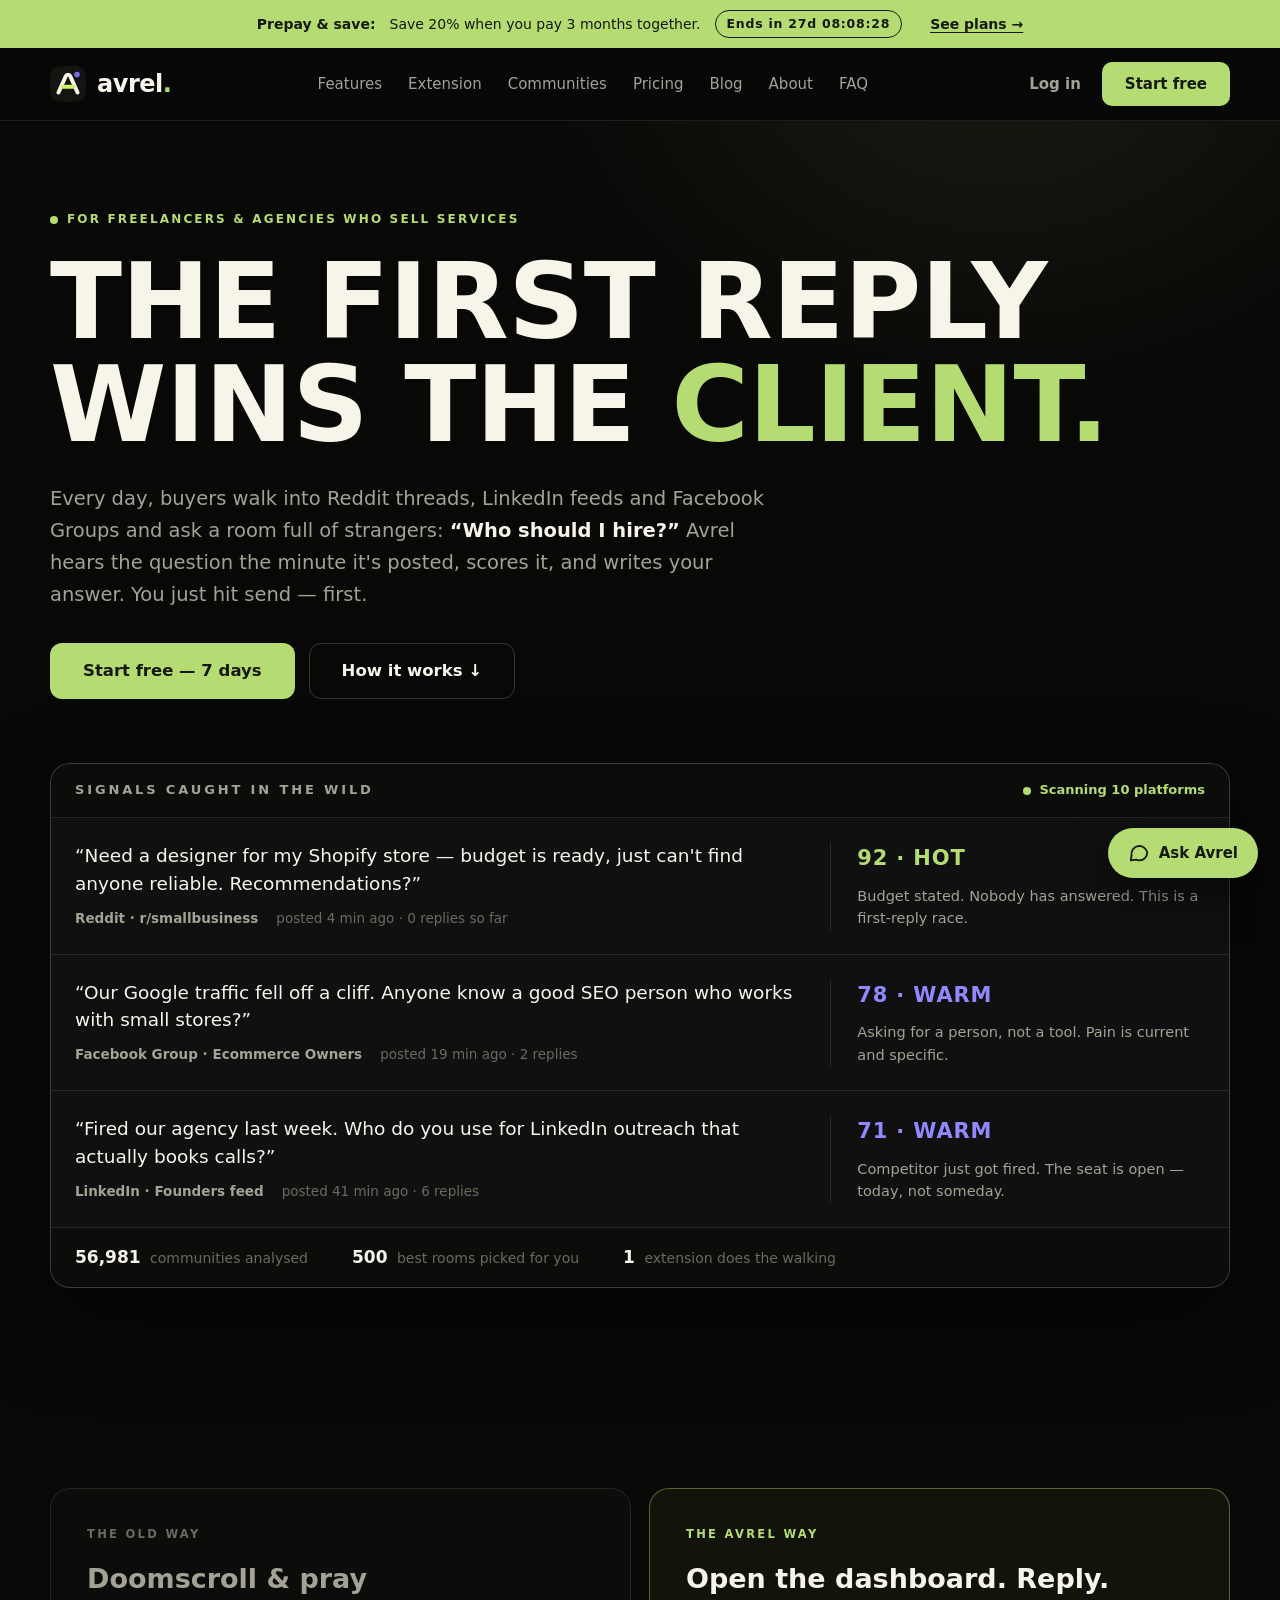
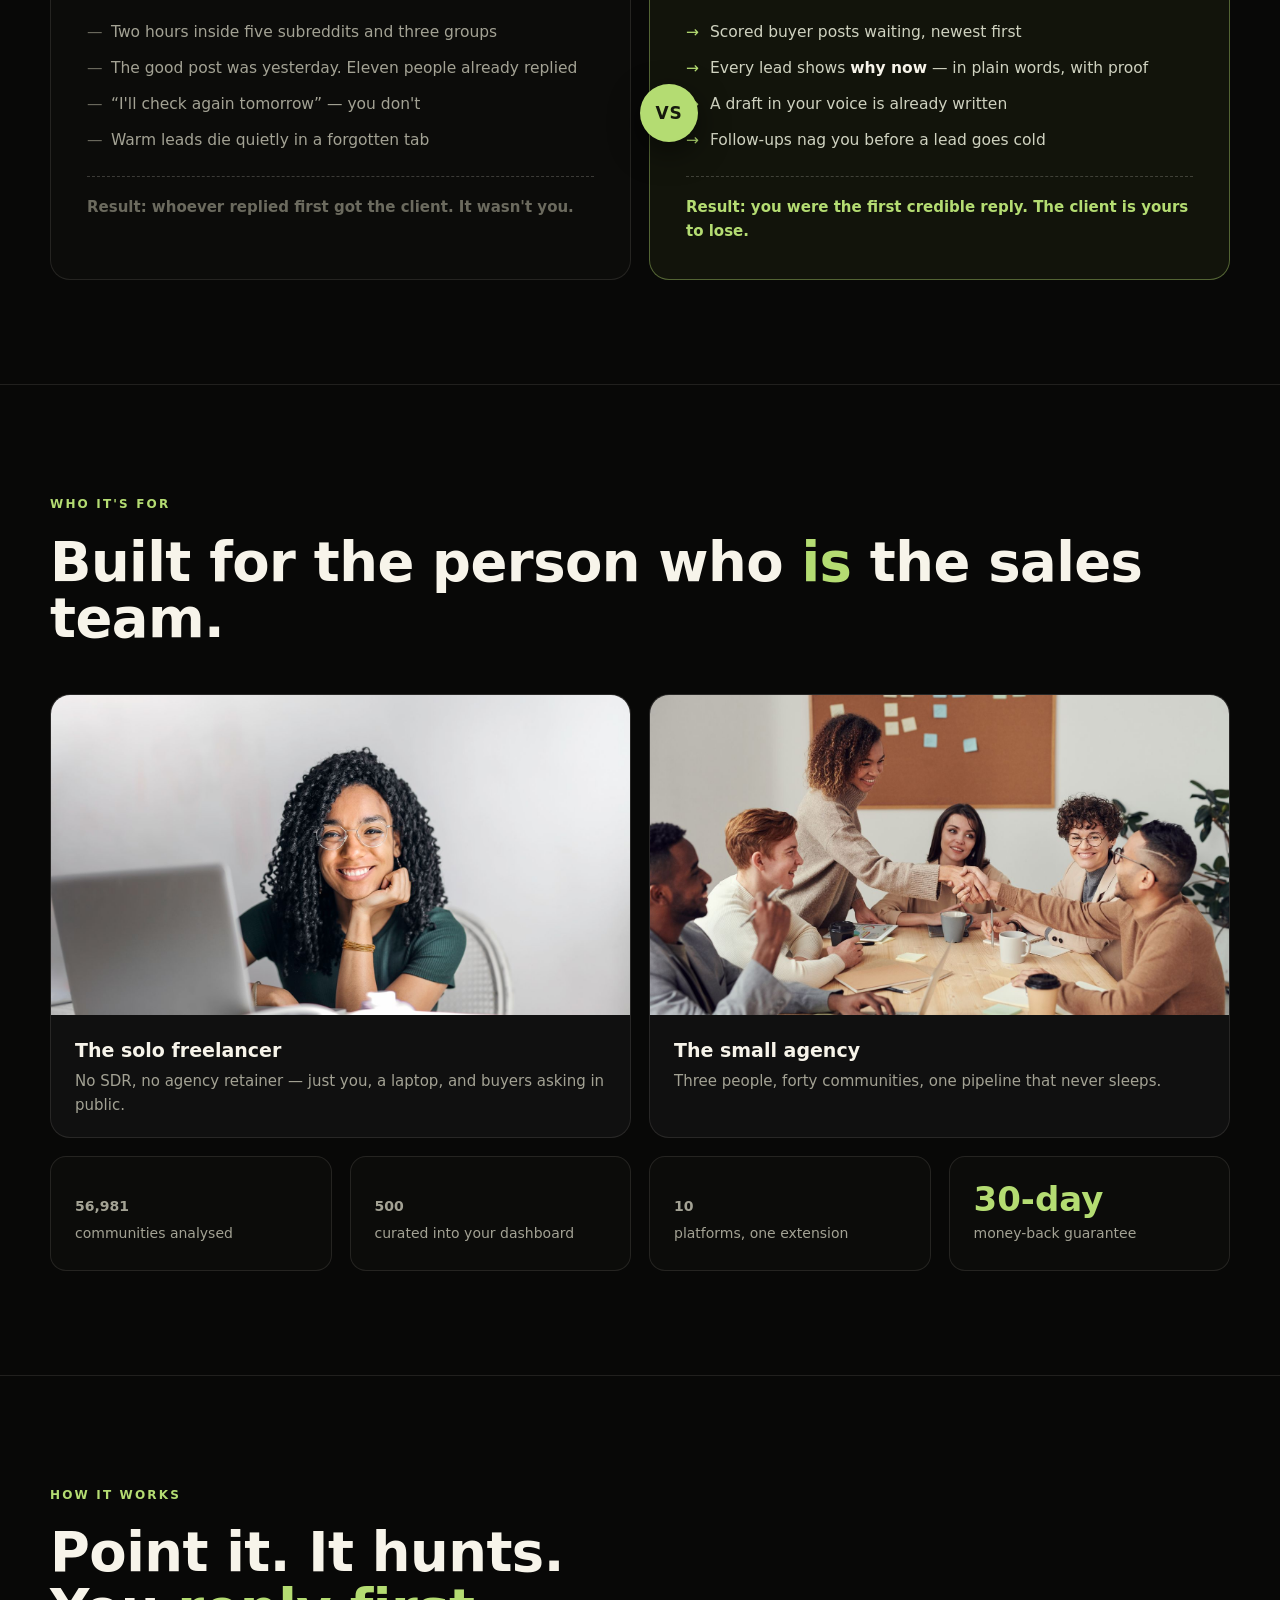
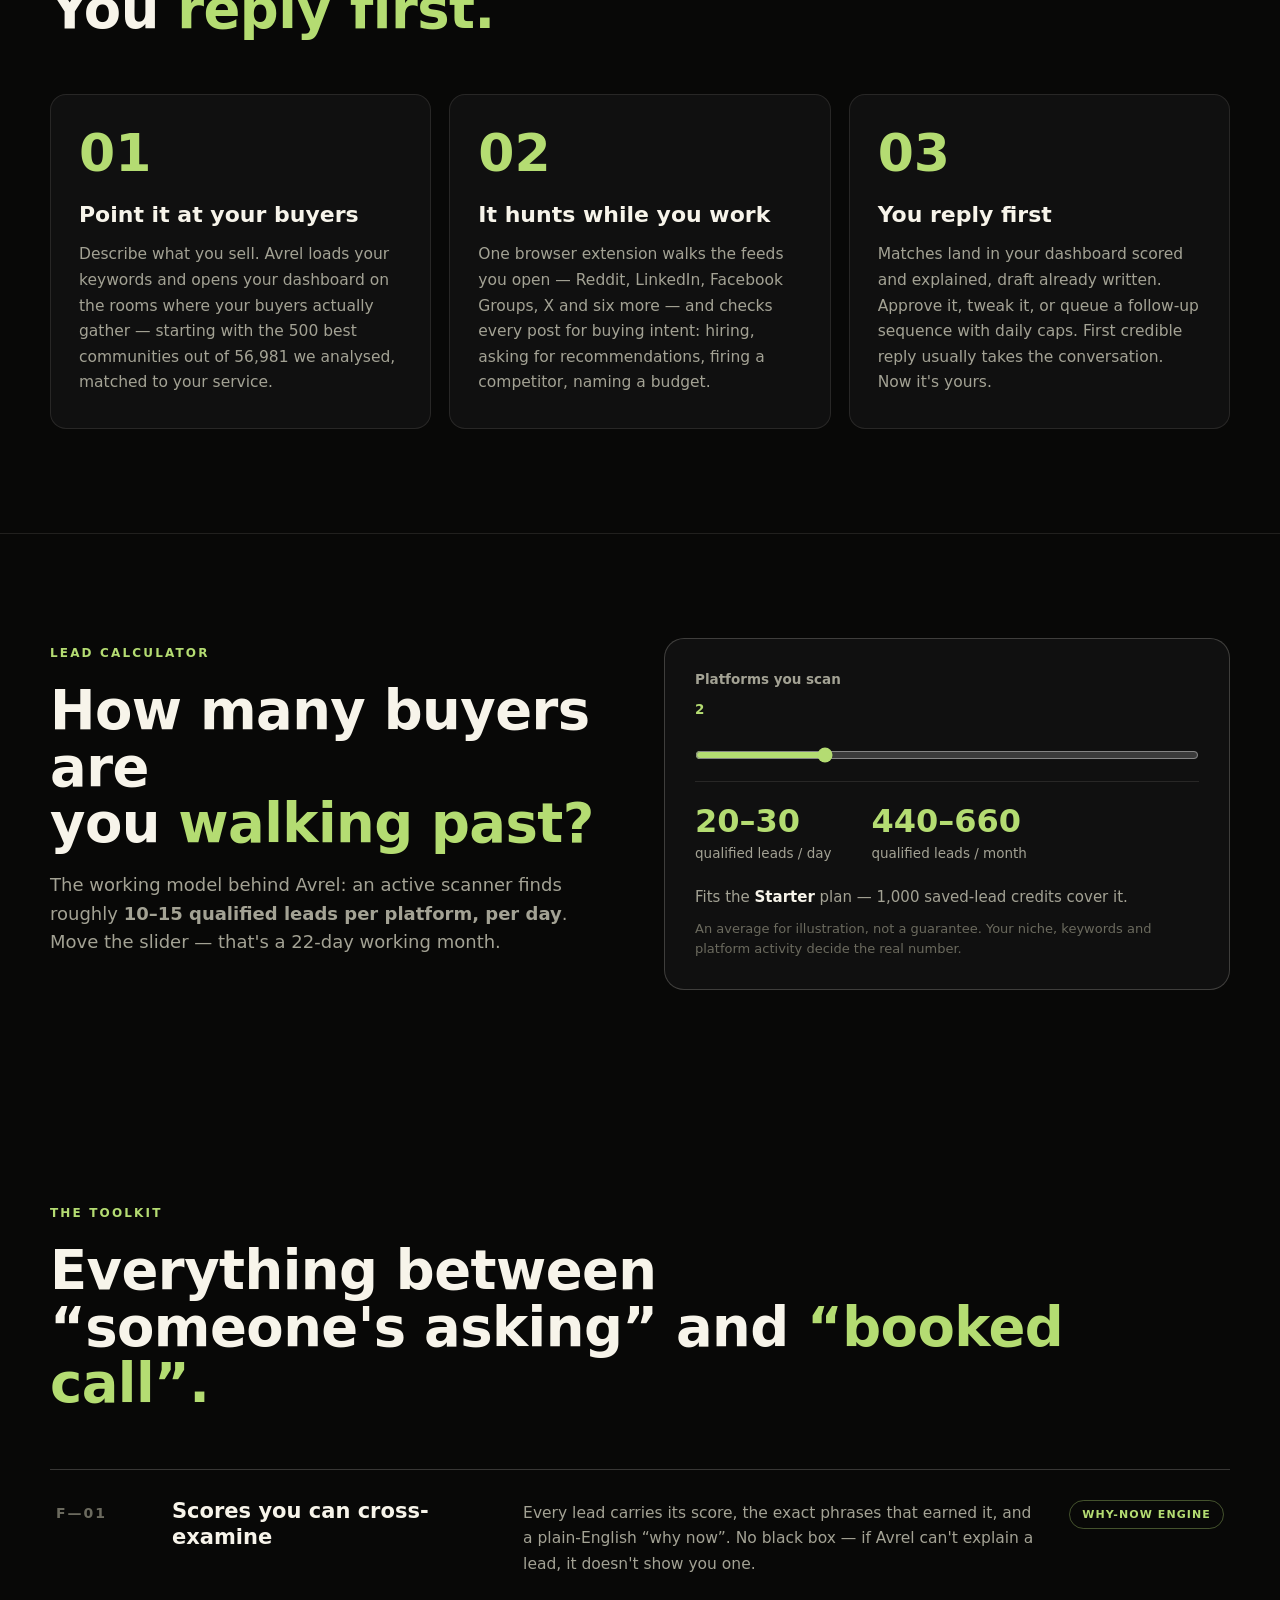
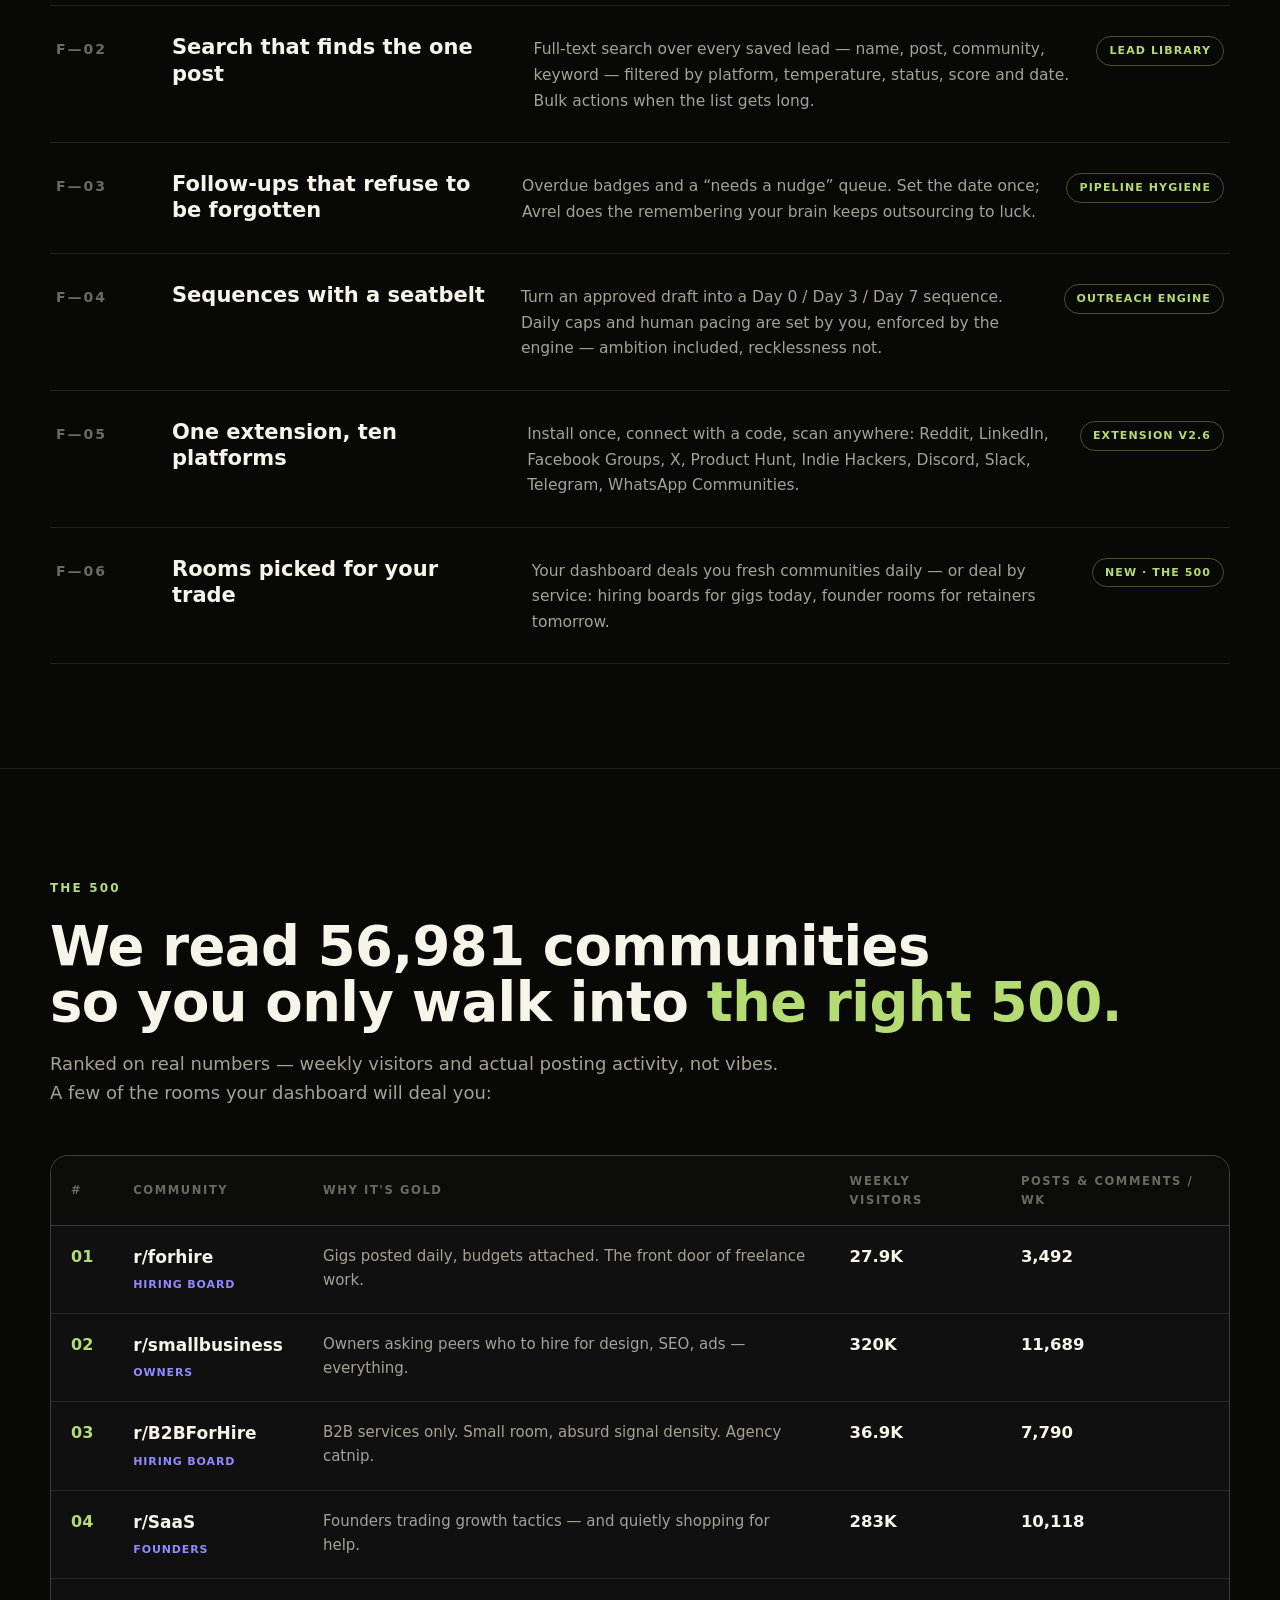
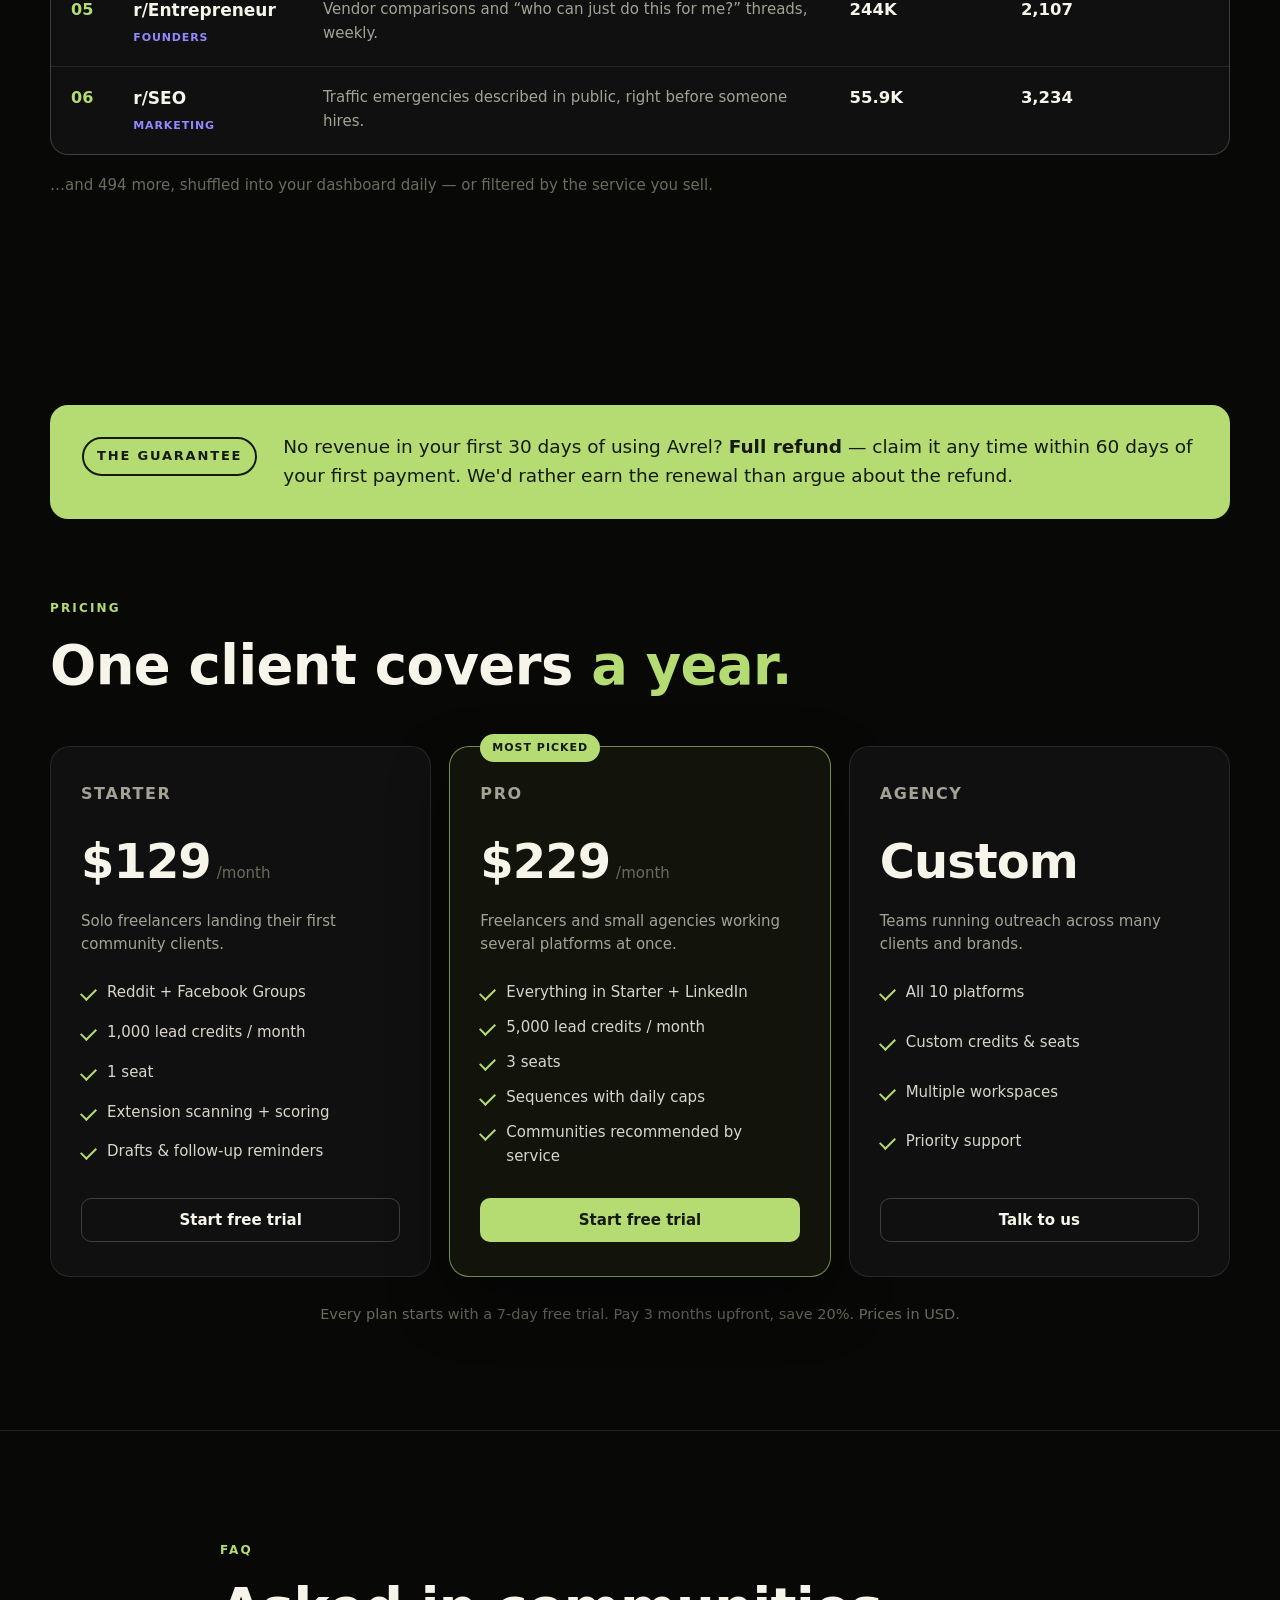
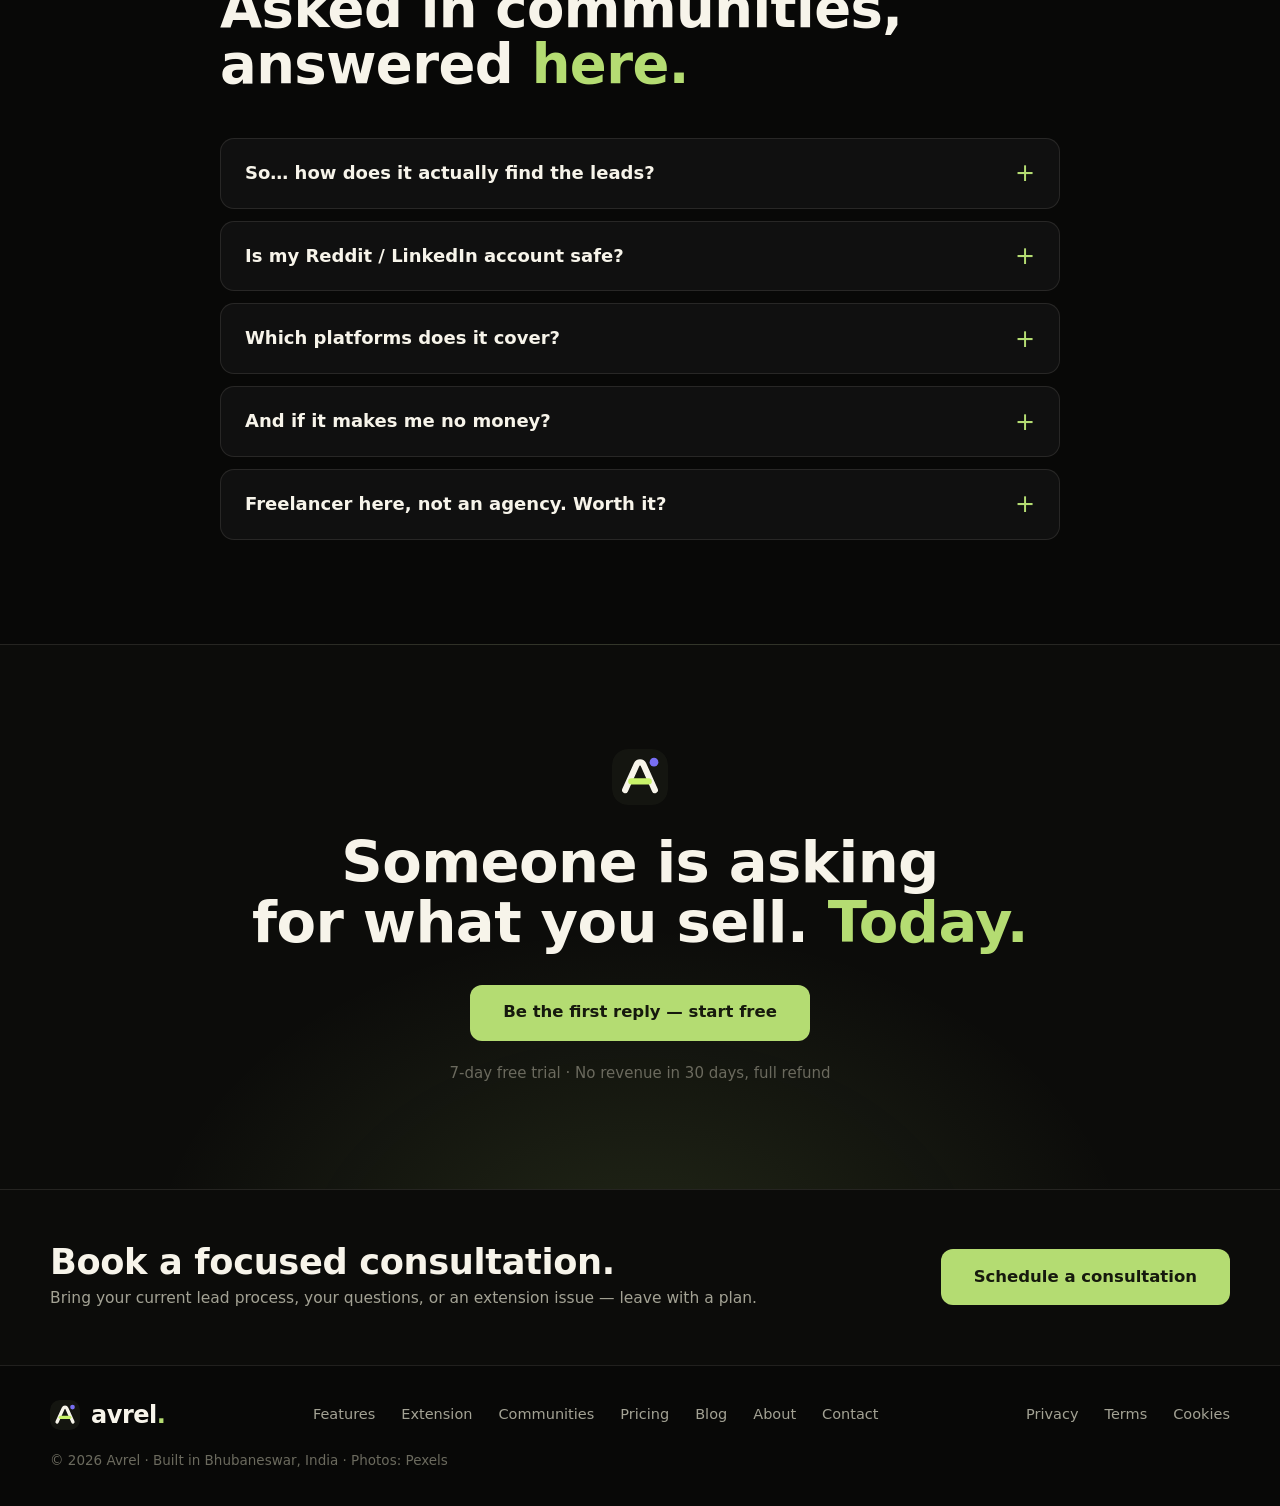
<file: index.html>
<!DOCTYPE html>
<html lang="en">
<head>
<meta charset="UTF-8">
<meta name="viewport" content="width=device-width, initial-scale=1.0">
<title>Avrel — The first reply wins the client</title>
<meta name="description" content="Buyers ask strangers who to hire — in Reddit threads, LinkedIn feeds and Facebook Groups. Avrel finds those posts first, scores them, and writes your reply.">
<link rel="icon" href="assets/avrel-mark.svg" type="image/svg+xml">
<link href="https://api.fontshare.com/v2/css?f[]=cabinet-grotesk@500,700,800,900&f[]=satoshi@400,500,700&display=swap" rel="stylesheet">
<link rel="stylesheet" href="styles.css">
</head>
<body>
<div class="scroll-progress" id="scrollProgress" aria-hidden="true"></div>

<div class="promo-banner" role="region" aria-label="Prepay offer">
  <p><strong>Prepay &amp; save:</strong> Save 20% when you pay 3 months together.
  <span class="promo-count" id="promoCountdown">Ends soon</span></p>
  <a href="pricing.html">See plans →</a>
</div>

<header class="nav" id="top">
  <div class="wrap nav-in">
    <a class="brand" href="index.html" aria-label="Avrel home">
      <img src="assets/avrel-mark.svg" alt="" width="36" height="36">
      <span class="brand-word">avrel<i>.</i></span>
    </a>
    <nav class="nav-links" id="navLinks" aria-label="Main">
      <a href="features.html">Features</a>
      <a href="extension.html">Extension</a>
      <a href="communities.html">Communities</a>
      <a href="pricing.html">Pricing</a>
      <a href="blog.html">Blog</a>
      <a href="about.html">About</a>
      <a href="faq.html">FAQ</a>
    </nav>
    <div class="nav-cta">
      <a class="btn btn-ghost" href="https://www.avrel.in/login">Log in</a>
      <a class="btn btn-lime" href="https://www.avrel.in/signup">Start free</a>
      <button class="nav-burger" id="navBurger" aria-label="Open menu" aria-expanded="false">
        <span></span><span></span><span></span>
      </button>
    </div>
  </div>
</header>

<main>
  <!-- ============ HERO ============ -->
  <section class="hero">
    <div class="wrap">
      <p class="eyebrow reveal"><span class="pulse-dot"></span> For freelancers &amp; agencies who sell services</p>
      <h1 class="reveal">THE FIRST REPLY<br>WINS THE <em>CLIENT.</em></h1>
      <p class="hero-sub reveal">Every day, buyers walk into Reddit threads, LinkedIn feeds and Facebook Groups and ask a room full of strangers: <strong>“Who should I hire?”</strong> Avrel hears the question the minute it's posted, scores it, and writes your answer. You just hit send — first.</p>
      <div class="hero-cta reveal">
        <a class="btn btn-lime btn-lg" href="https://www.avrel.in/signup">Start free — 7 days</a>
        <a class="btn btn-outline btn-lg" href="#how">How it works ↓</a>
      </div>

      <!-- Signal board -->
      <div class="board reveal" aria-label="Example buyer signals Avrel catches">
        <div class="board-head">
          <span class="board-title">SIGNALS CAUGHT IN THE WILD</span>
          <span class="board-live"><span class="pulse-dot"></span> Scanning 10 platforms</span>
        </div>
        <article class="signal">
          <div class="sig-main">
            <p class="sig-quote">“Need a designer for my Shopify store — budget is ready, just can't find anyone reliable. Recommendations?”</p>
            <p class="sig-meta"><span class="sig-plat">Reddit · r/smallbusiness</span><span>posted 4 min ago · 0 replies so far</span></p>
          </div>
          <div class="sig-side">
            <span class="sig-score score-hot">92 · HOT</span>
            <span class="sig-why">Budget stated. Nobody has answered. This is a first-reply race.</span>
          </div>
        </article>
        <article class="signal">
          <div class="sig-main">
            <p class="sig-quote">“Our Google traffic fell off a cliff. Anyone know a good SEO person who works with small stores?”</p>
            <p class="sig-meta"><span class="sig-plat">Facebook Group · Ecommerce Owners</span><span>posted 19 min ago · 2 replies</span></p>
          </div>
          <div class="sig-side">
            <span class="sig-score score-warm">78 · WARM</span>
            <span class="sig-why">Asking for a person, not a tool. Pain is current and specific.</span>
          </div>
        </article>
        <article class="signal">
          <div class="sig-main">
            <p class="sig-quote">“Fired our agency last week. Who do you use for LinkedIn outreach that actually books calls?”</p>
            <p class="sig-meta"><span class="sig-plat">LinkedIn · Founders feed</span><span>posted 41 min ago · 6 replies</span></p>
          </div>
          <div class="sig-side">
            <span class="sig-score score-warm">71 · WARM</span>
            <span class="sig-why">Competitor just got fired. The seat is open — today, not someday.</span>
          </div>
        </article>
        <div class="board-foot">
          <span><strong>56,981</strong> communities analysed</span>
          <span><strong>500</strong> best rooms picked for you</span>
          <span><strong>1</strong> extension does the walking</span>
        </div>
      </div>
    </div>
  </section>

  <!-- ============ THE PROBLEM ============ -->
  <section class="section">
    <div class="wrap">
      <div class="versus">
        <article class="vs-card vs-old reveal">
          <p class="vs-label">THE OLD WAY</p>
          <h3>Doomscroll &amp; pray</h3>
          <ul>
            <li>Two hours inside five subreddits and three groups</li>
            <li>The good post was yesterday. Eleven people already replied</li>
            <li>“I'll check again tomorrow” — you don't</li>
            <li>Warm leads die quietly in a forgotten tab</li>
          </ul>
          <p class="vs-result">Result: whoever replied first got the client. It wasn't you.</p>
        </article>
        <div class="vs-badge reveal" aria-hidden="true">VS</div>
        <article class="vs-card vs-new reveal">
          <p class="vs-label">THE AVREL WAY</p>
          <h3>Open the dashboard. Reply.</h3>
          <ul>
            <li>Scored buyer posts waiting, newest first</li>
            <li>Every lead shows <b>why now</b> — in plain words, with proof</li>
            <li>A draft in your voice is already written</li>
            <li>Follow-ups nag you before a lead goes cold</li>
          </ul>
          <p class="vs-result">Result: you were the first credible reply. The client is yours to lose.</p>
        </article>
      </div>
    </div>
  </section>


  <!-- ============ PHOTO BAND + COUNTERS ============ -->
  <section class="section section-line">
    <div class="wrap">
      <p class="eyebrow reveal">Who it's for</p>
      <h2 class="reveal">Built for the person who <em>is</em> the sales team.</h2>
      <div class="photo-duo">
        <figure class="photo-card reveal">
          <img src="assets/photo-3769021.jpg" alt="A freelancer smiling at her laptop" loading="lazy">
          <figcaption><strong>The solo freelancer</strong><span>No SDR, no agency retainer — just you, a laptop, and buyers asking in public.</span></figcaption>
        </figure>
        <figure class="photo-card reveal">
          <img src="assets/photo-3184291.jpg" alt="A small agency team shaking hands with a new client" loading="lazy">
          <figcaption><strong>The small agency</strong><span>Three people, forty communities, one pipeline that never sleeps.</span></figcaption>
        </figure>
      </div>
      <div class="counters reveal">
        <div class="counter"><strong><span data-count="56981">0</span></strong><span>communities analysed</span></div>
        <div class="counter"><strong><span data-count="500">0</span></strong><span>curated into your dashboard</span></div>
        <div class="counter"><strong><span data-count="10">0</span></strong><span>platforms, one extension</span></div>
        <div class="counter"><strong>30-day</strong><span>money-back guarantee</span></div>
      </div>
    </div>
  </section>



  <!-- ============ HOW IT WORKS ============ -->
  <section class="section section-line" id="how">
    <div class="wrap">
      <p class="eyebrow reveal">How it works</p>
      <h2 class="reveal">Point it. It hunts.<br>You <em>reply first.</em></h2>
      <div class="steps">
        <article class="step reveal">
          <span class="step-num">01</span>
          <h3>Point it at your buyers</h3>
          <p>Describe what you sell. Avrel loads your keywords and opens your dashboard on the rooms where your buyers actually gather — starting with the 500 best communities out of 56,981 we analysed, matched to your service.</p>
        </article>
        <article class="step reveal">
          <span class="step-num">02</span>
          <h3>It hunts while you work</h3>
          <p>One browser extension walks the feeds you open — Reddit, LinkedIn, Facebook Groups, X and six more — and checks every post for buying intent: hiring, asking for recommendations, firing a competitor, naming a budget.</p>
        </article>
        <article class="step reveal">
          <span class="step-num">03</span>
          <h3>You reply first</h3>
          <p>Matches land in your dashboard scored and explained, draft already written. Approve it, tweak it, or queue a follow-up sequence with daily caps. First credible reply usually takes the conversation. Now it's yours.</p>
        </article>
      </div>
    </div>
  </section>


  <!-- ============ LEAD CALCULATOR ============ -->
  <section class="section section-line">
    <div class="wrap calc-wrap">
      <div class="reveal">
        <p class="eyebrow">Lead calculator</p>
        <h2>How many buyers are<br>you <em>walking past?</em></h2>
        <p class="section-sub">The working model behind Avrel: an active scanner finds roughly <strong>10–15 qualified leads per platform, per day</strong>. Move the slider — that's a 22-day working month.</p>
      </div>
      <div class="calc-card reveal" id="leadCalc">
        <label class="calc-label">Platforms you scan <strong id="lcPlatformsOut">2</strong></label>
        <input type="range" id="lcPlatforms" min="1" max="5" step="1" value="2" aria-label="Platforms you scan">
        <div class="calc-outputs">
          <div><strong id="lcDaily">20–30</strong><span>qualified leads / day</span></div>
          <div><strong id="lcMonthly">440–660</strong><span>qualified leads / month</span></div>
        </div>
        <p class="calc-plan" id="lcPlan">Fits the <b>Starter</b> plan — 1,000 saved-lead credits cover it.</p>
        <p class="calc-note">An average for illustration, not a guarantee. Your niche, keywords and platform activity decide the real number.</p>
      </div>
    </div>
  </section>



  <!-- ============ FEATURES (spec sheet) ============ -->
  <section class="section" id="features">
    <div class="wrap">
      <p class="eyebrow reveal">The toolkit</p>
      <h2 class="reveal">Everything between<br>“someone's asking” and <em>“booked call”.</em></h2>

      <div class="spec reveal">
        <div class="spec-row">
          <span class="spec-no">F—01</span>
          <h3>Scores you can cross-examine</h3>
          <p>Every lead carries its score, the exact phrases that earned it, and a plain-English “why now”. No black box — if Avrel can't explain a lead, it doesn't show you one.</p>
          <span class="spec-tag">Why-now engine</span>
        </div>
        <div class="spec-row">
          <span class="spec-no">F—02</span>
          <h3>Search that finds the one post</h3>
          <p>Full-text search over every saved lead — name, post, community, keyword — filtered by platform, temperature, status, score and date. Bulk actions when the list gets long.</p>
          <span class="spec-tag">Lead library</span>
        </div>
        <div class="spec-row">
          <span class="spec-no">F—03</span>
          <h3>Follow-ups that refuse to be forgotten</h3>
          <p>Overdue badges and a “needs a nudge” queue. Set the date once; Avrel does the remembering your brain keeps outsourcing to luck.</p>
          <span class="spec-tag">Pipeline hygiene</span>
        </div>
        <div class="spec-row">
          <span class="spec-no">F—04</span>
          <h3>Sequences with a seatbelt</h3>
          <p>Turn an approved draft into a Day 0 / Day 3 / Day 7 sequence. Daily caps and human pacing are set by you, enforced by the engine — ambition included, recklessness not.</p>
          <span class="spec-tag">Outreach engine</span>
        </div>
        <div class="spec-row">
          <span class="spec-no">F—05</span>
          <h3>One extension, ten platforms</h3>
          <p>Install once, connect with a code, scan anywhere: Reddit, LinkedIn, Facebook Groups, X, Product Hunt, Indie Hackers, Discord, Slack, Telegram, WhatsApp Communities.</p>
          <span class="spec-tag">Extension v2.6</span>
        </div>
        <div class="spec-row">
          <span class="spec-no">F—06</span>
          <h3>Rooms picked for your trade</h3>
          <p>Your dashboard deals you fresh communities daily — or deal by service: hiring boards for gigs today, founder rooms for retainers tomorrow.</p>
          <span class="spec-tag">New · The 500</span>
        </div>
      </div>
    </div>
  </section>

  <!-- ============ COMMUNITIES (ranked table) ============ -->
  <section class="section section-line" id="communities">
    <div class="wrap">
      <p class="eyebrow reveal">The 500</p>
      <h2 class="reveal">We read 56,981 communities<br>so you only walk into <em>the right 500.</em></h2>
      <p class="section-sub reveal">Ranked on real numbers — weekly visitors and actual posting activity, not vibes. A few of the rooms your dashboard will deal you:</p>

      <div class="table-wrap reveal">
        <table class="comm-table">
          <thead>
            <tr><th>#</th><th>Community</th><th>Why it's gold</th><th>Weekly visitors</th><th>Posts &amp; comments / wk</th></tr>
          </thead>
          <tbody>
            <tr><td class="rank">01</td><td><strong>r/forhire</strong><span class="t-plat">Hiring board</span></td><td>Gigs posted daily, budgets attached. The front door of freelance work.</td><td>27.9K</td><td>3,492</td></tr>
            <tr><td class="rank">02</td><td><strong>r/smallbusiness</strong><span class="t-plat">Owners</span></td><td>Owners asking peers who to hire for design, SEO, ads — everything.</td><td>320K</td><td>11,689</td></tr>
            <tr><td class="rank">03</td><td><strong>r/B2BForHire</strong><span class="t-plat">Hiring board</span></td><td>B2B services only. Small room, absurd signal density. Agency catnip.</td><td>36.9K</td><td>7,790</td></tr>
            <tr><td class="rank">04</td><td><strong>r/SaaS</strong><span class="t-plat">Founders</span></td><td>Founders trading growth tactics — and quietly shopping for help.</td><td>283K</td><td>10,118</td></tr>
            <tr><td class="rank">05</td><td><strong>r/Entrepreneur</strong><span class="t-plat">Founders</span></td><td>Vendor comparisons and “who can just do this for me?” threads, weekly.</td><td>244K</td><td>2,107</td></tr>
            <tr><td class="rank">06</td><td><strong>r/SEO</strong><span class="t-plat">Marketing</span></td><td>Traffic emergencies described in public, right before someone hires.</td><td>55.9K</td><td>3,234</td></tr>
          </tbody>
        </table>
      </div>
      <p class="table-note reveal">…and 494 more, shuffled into your dashboard daily — or filtered by the service you sell.</p>
    </div>
  </section>

  <!-- ============ GUARANTEE + PRICING ============ -->
  <section class="section" id="pricing">
    <div class="wrap">
      <div class="guarantee reveal">
        <span class="g-mark">THE GUARANTEE</span>
        <p>No revenue in your first 30 days of using Avrel? <strong>Full refund</strong> — claim it any time within 60 days of your first payment. We'd rather earn the renewal than argue about the refund.</p>
      </div>

      <p class="eyebrow reveal">Pricing</p>
      <h2 class="reveal">One client covers <em>a year.</em></h2>

      <div class="pricing-grid">
        <article class="price-card reveal">
          <h3>Starter</h3>
          <p class="price"><strong>$129</strong><span>/month</span></p>
          <p class="price-for">Solo freelancers landing their first community clients.</p>
          <ul>
            <li>Reddit + Facebook Groups</li>
            <li>1,000 lead credits / month</li>
            <li>1 seat</li>
            <li>Extension scanning + scoring</li>
            <li>Drafts &amp; follow-up reminders</li>
          </ul>
          <a class="btn btn-outline w-full" href="https://www.avrel.in/signup">Start free trial</a>
        </article>
        <article class="price-card price-featured reveal">
          <span class="price-badge">Most picked</span>
          <h3>Pro</h3>
          <p class="price"><strong>$229</strong><span>/month</span></p>
          <p class="price-for">Freelancers and small agencies working several platforms at once.</p>
          <ul>
            <li>Everything in Starter + LinkedIn</li>
            <li>5,000 lead credits / month</li>
            <li>3 seats</li>
            <li>Sequences with daily caps</li>
            <li>Communities recommended by service</li>
          </ul>
          <a class="btn btn-lime w-full" href="https://www.avrel.in/signup">Start free trial</a>
        </article>
        <article class="price-card reveal">
          <h3>Agency</h3>
          <p class="price"><strong>Custom</strong></p>
          <p class="price-for">Teams running outreach across many clients and brands.</p>
          <ul>
            <li>All 10 platforms</li>
            <li>Custom credits &amp; seats</li>
            <li>Multiple workspaces</li>
            <li>Priority support</li>
          </ul>
          <a class="btn btn-outline w-full" href="https://www.avrel.in/contact">Talk to us</a>
        </article>
      </div>
      <p class="pricing-note reveal">Every plan starts with a 7-day free trial. Pay 3 months upfront, save 20%. Prices in USD.</p>
    </div>
  </section>

  <!-- ============ FAQ ============ -->
  <section class="section section-line" id="faq">
    <div class="wrap faq-wrap">
      <p class="eyebrow reveal">FAQ</p>
      <h2 class="reveal">Asked in communities,<br>answered <em>here.</em></h2>
      <div class="faq-list">
        <details class="faq reveal">
          <summary>So… how does it actually find the leads?</summary>
          <p>You install the Chrome extension, connect it with a code, and open the communities where your buyers spend time. Avrel reads what's on your screen, checks each post against your keywords and buying-intent signals, scores the matches and parks them in your dashboard — source post attached, draft included.</p>
        </details>
        <details class="faq reveal">
          <summary>Is my Reddit / LinkedIn account safe?</summary>
          <p>Avrel reads only what's already on your screen and writes drafts for your review — nothing posts itself without your setup. Sequences, if you turn them on, run under daily caps and pacing you choose. Your accounts stay yours; the final click stays human.</p>
        </details>
        <details class="faq reveal">
          <summary>Which platforms does it cover?</summary>
          <p>Ten: Reddit, LinkedIn, Facebook Groups, X, Product Hunt, Indie Hackers, Discord, Slack, Telegram and WhatsApp Communities. Starter opens Reddit + Facebook Groups, Pro adds LinkedIn, Agency unlocks the full ten.</p>
        </details>
        <details class="faq reveal">
          <summary>And if it makes me no money?</summary>
          <p>Then it costs you no money. Use it for 30 days — no revenue means a full refund, claimable within 60 days of your first payment. See the guarantee above; we put it in writing, in big letters, on purpose.</p>
        </details>
        <details class="faq reveal">
          <summary>Freelancer here, not an agency. Worth it?</summary>
          <p>That's who Starter was built for. Your dashboard even deals communities by trade — hiring boards when you need a gig this week, founder rooms when you're building toward retainers.</p>
        </details>
      </div>
    </div>
  </section>

  <!-- ============ FINAL CTA ============ -->
  
  
  
  
  
  
  <section class="cta-band">
    <div class="wrap cta-in reveal">
      <img src="assets/avrel-mark.svg" alt="" width="56" height="56">
      <h2>Someone is asking<br>for what you sell. <em>Today.</em></h2>
      <a class="btn btn-lime btn-lg" href="https://www.avrel.in/signup">Be the first reply — start free</a>
      <p>7-day free trial · No revenue in 30 days, full refund</p>
    </div>
  </section>

</main>

<div class="signal-toast" id="signalToast" role="status" aria-live="polite" hidden>
  <span class="toast-dot"></span>
  <div><strong id="toastTitle">New signal</strong><span id="toastText"></span></div>
</div>

<section class="consult-band">
  <div class="wrap consult-in reveal">
    <div>
      <h2>Book a focused consultation.</h2>
      <p>Bring your current lead process, your questions, or an extension issue — leave with a plan.</p>
    </div>
    <a class="btn btn-lime btn-lg" href="https://calendly.com/lunasticgold/consultation" target="_blank" rel="noopener">Schedule a consultation</a>
  </div>
</section>

<footer class="footer">
  <div class="wrap foot-in">
    <a class="brand" href="index.html">
      <img src="assets/avrel-mark.svg" alt="" width="30" height="30">
      <span class="brand-word">avrel<i>.</i></span>
    </a>
    <nav aria-label="Footer">
      <a href="features.html">Features</a>
      <a href="extension.html">Extension</a>
      <a href="communities.html">Communities</a>
      <a href="pricing.html">Pricing</a>
      <a href="blog.html">Blog</a>
      <a href="about.html">About</a>
      <a href="contact.html">Contact</a>
    </nav>
    <nav aria-label="Legal">
      <a href="privacy.html">Privacy</a>
      <a href="terms.html">Terms</a>
      <a href="cookie-policy.html">Cookies</a>
    </nav>
    <p>© 2026 Avrel · Built in Bhubaneswar, India · Photos: Pexels</p>
  </div>
</footer>

<button class="assistant-btn" id="assistantBtn" aria-label="Open the Avrel product assistant" aria-expanded="false">
  <svg width="22" height="22" viewBox="0 0 24 24" fill="none" aria-hidden="true"><path d="M21 11.5a8.5 8.5 0 0 1-8.5 8.5c-1.3 0-2.6-.3-3.7-.8L3 20l.9-5.3A8.5 8.5 0 1 1 21 11.5Z" stroke="currentColor" stroke-width="2" stroke-linejoin="round"/></svg>
  <span>Ask Avrel</span>
</button>
<div class="assistant-panel" id="assistantPanel" hidden role="dialog" aria-label="Avrel product assistant">
  <div class="assistant-head">
    <strong>Avrel assistant</strong>
    <span>Quick answers, no waiting</span>
    <button class="assistant-close" id="assistantClose" aria-label="Close assistant">✕</button>
  </div>
  <div class="assistant-body" id="assistantBody">
    <div class="a-msg a-bot">Hi — ask me about pricing, how scanning works, safety, the free trial, or the refund guarantee. Tap a topic or type your question.</div>
  </div>
  <div class="assistant-chips" id="assistantChips">
    <button type="button" data-q="pricing">Pricing</button>
    <button type="button" data-q="scan">How scanning works</button>
    <button type="button" data-q="safe">Is it safe?</button>
    <button type="button" data-q="trial">Free trial</button>
    <button type="button" data-q="refund">Refund guarantee</button>
    <button type="button" data-q="human">Talk to a human</button>
  </div>
  <form class="assistant-form" id="assistantForm">
    <input type="text" id="assistantInput" placeholder="Type a question…" aria-label="Type a question" autocomplete="off">
    <button type="submit">Ask</button>
  </form>
</div>

<script src="script.js"></script>
</body>
</html>
</file>
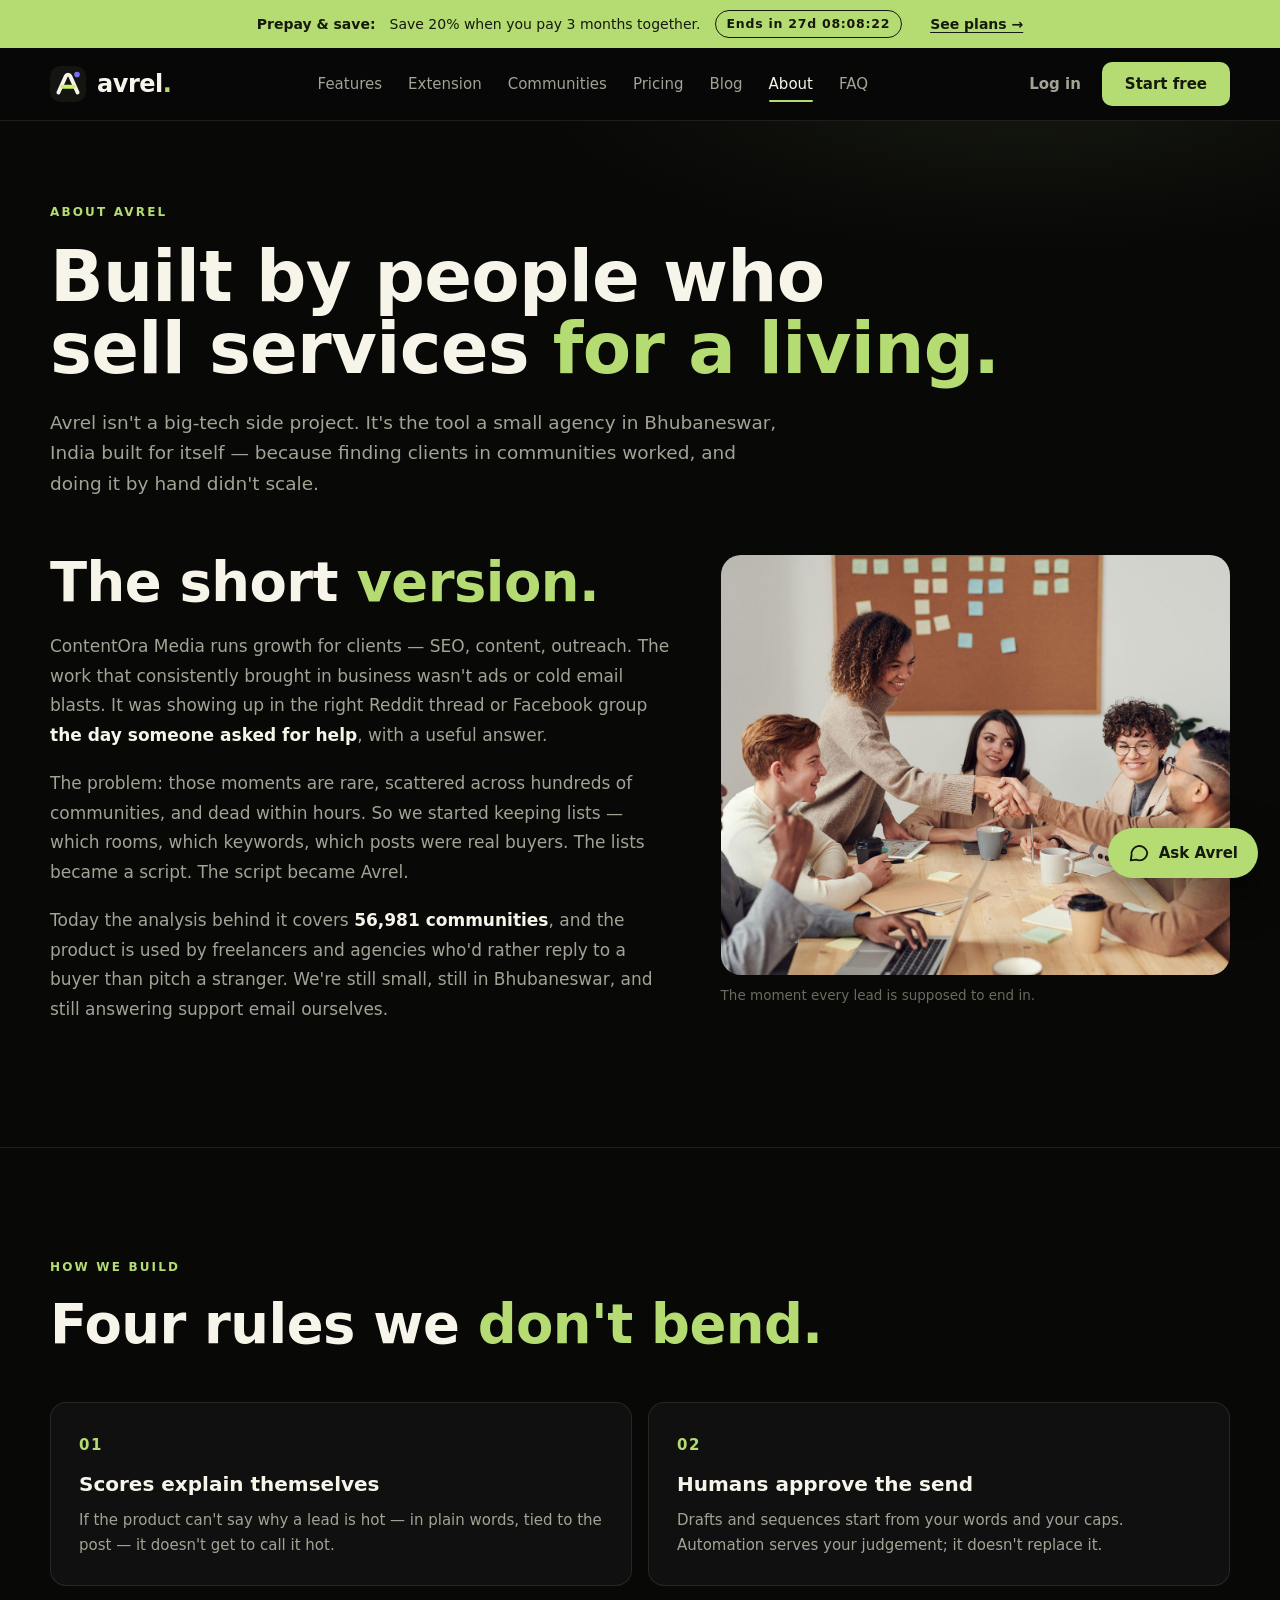
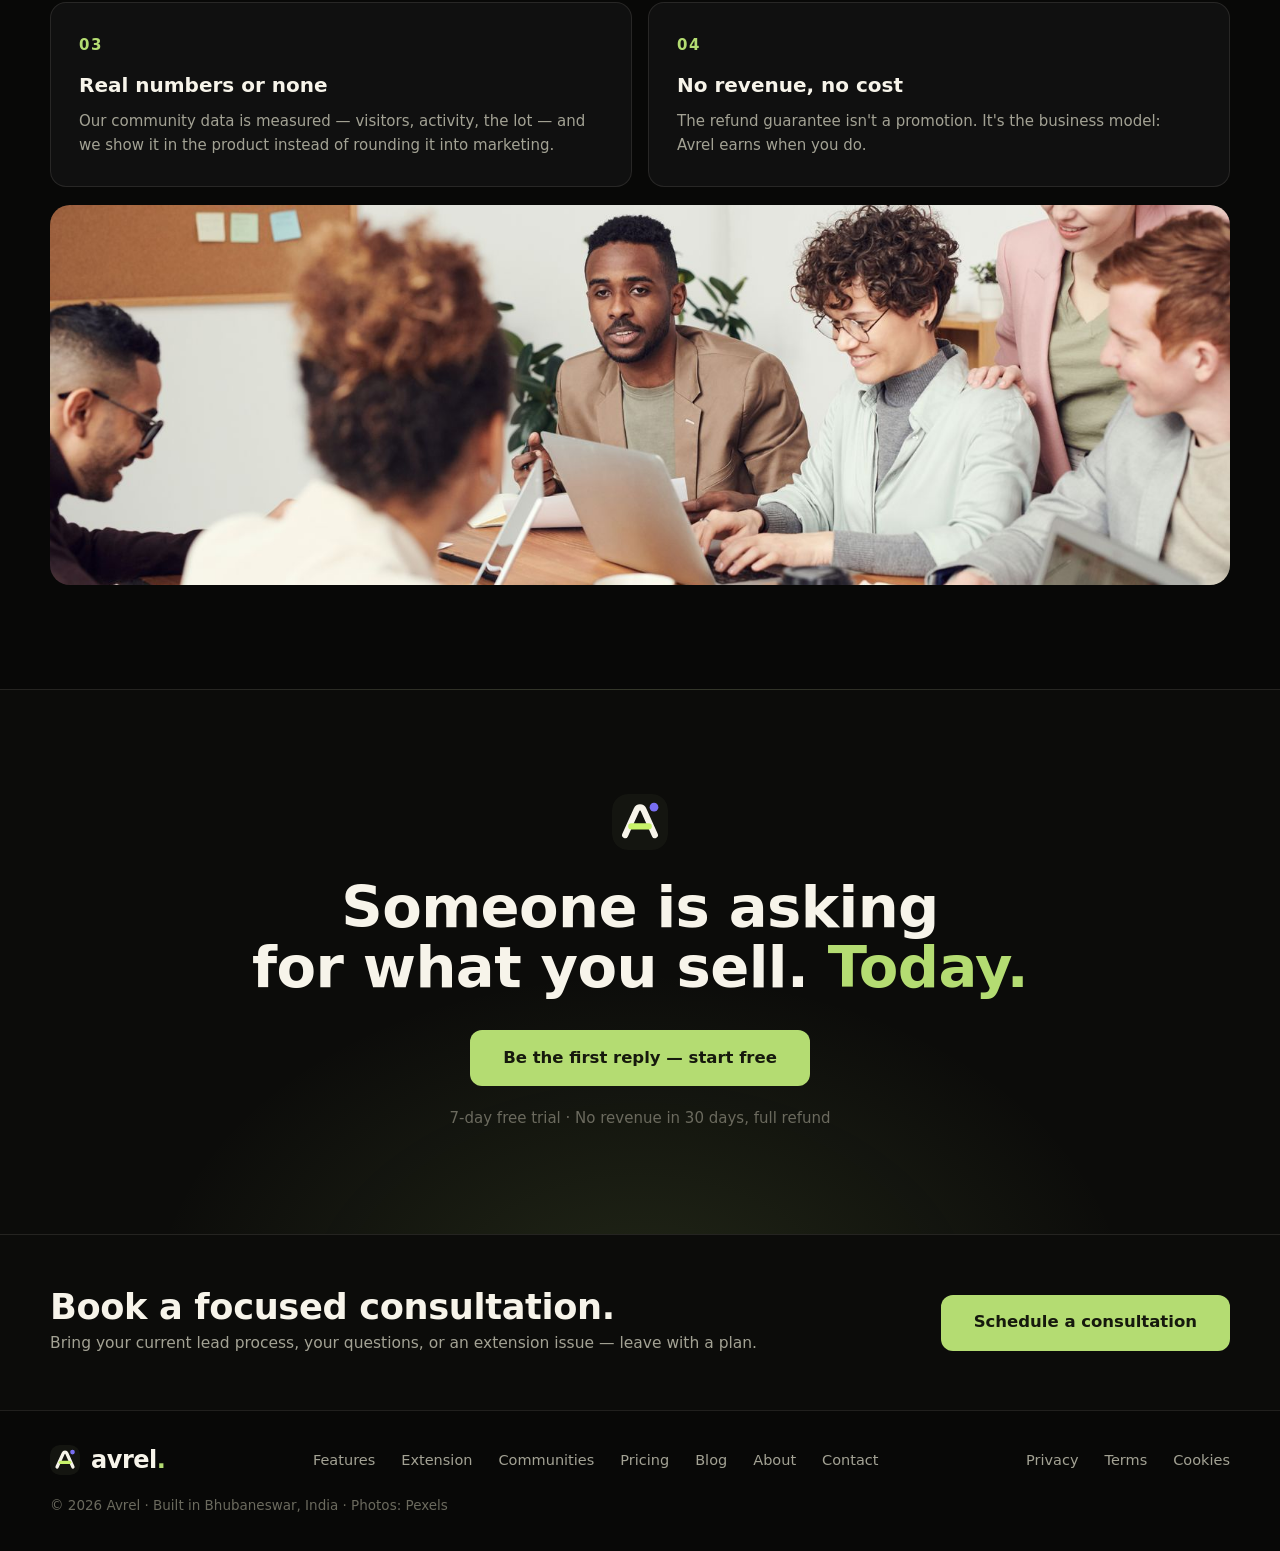
<file: about.html>
<!DOCTYPE html>
<html lang="en">
<head>
<meta charset="UTF-8">
<meta name="viewport" content="width=device-width, initial-scale=1.0">
<title>About — Avrel</title>
<meta name="description" content="Avrel is built by ContentOra Media in Bhubaneswar — the community lead-finding tool a small agency made for itself, now open to freelancers and agencies.">
<link rel="icon" href="assets/avrel-mark.svg" type="image/svg+xml">
<link href="https://api.fontshare.com/v2/css?f[]=cabinet-grotesk@500,700,800,900&f[]=satoshi@400,500,700&display=swap" rel="stylesheet">
<link rel="stylesheet" href="styles.css">
</head>
<body>
<div class="scroll-progress" id="scrollProgress" aria-hidden="true"></div>

<div class="promo-banner" role="region" aria-label="Prepay offer">
  <p><strong>Prepay &amp; save:</strong> Save 20% when you pay 3 months together.
  <span class="promo-count" id="promoCountdown">Ends soon</span></p>
  <a href="pricing.html">See plans →</a>
</div>

<header class="nav" id="top">
  <div class="wrap nav-in">
    <a class="brand" href="index.html" aria-label="Avrel home">
      <img src="assets/avrel-mark.svg" alt="" width="36" height="36">
      <span class="brand-word">avrel<i>.</i></span>
    </a>
    <nav class="nav-links" id="navLinks" aria-label="Main">
      <a href="features.html">Features</a>
      <a href="extension.html">Extension</a>
      <a href="communities.html">Communities</a>
      <a href="pricing.html">Pricing</a>
      <a href="blog.html">Blog</a>
      <a href="about.html" class="active" aria-current="page">About</a>
      <a href="faq.html">FAQ</a>
    </nav>
    <div class="nav-cta">
      <a class="btn btn-ghost" href="https://www.avrel.in/login">Log in</a>
      <a class="btn btn-lime" href="https://www.avrel.in/signup">Start free</a>
      <button class="nav-burger" id="navBurger" aria-label="Open menu" aria-expanded="false">
        <span></span><span></span><span></span>
      </button>
    </div>
  </div>
</header>

<main>

  <section class="page-hero">
    <div class="wrap">
      <p class="eyebrow reveal">About Avrel</p>
      <h1 class="reveal">Built by people who<br>sell services <em>for a living.</em></h1>
      <p class="page-sub reveal">Avrel isn't a big-tech side project. It's the tool a small agency in Bhubaneswar, India built for itself — because finding clients in communities worked, and doing it by hand didn't scale.</p>
    </div>
  </section>

  <section class="section" style="padding-top:26px">
    <div class="wrap about-grid">
      <div class="about-copy reveal">
        <h2>The short <em>version.</em></h2>
        <p>ContentOra Media runs growth for clients — SEO, content, outreach. The work that consistently brought in business wasn't ads or cold email blasts. It was showing up in the right Reddit thread or Facebook group <strong>the day someone asked for help</strong>, with a useful answer.</p>
        <p>The problem: those moments are rare, scattered across hundreds of communities, and dead within hours. So we started keeping lists — which rooms, which keywords, which posts were real buyers. The lists became a script. The script became Avrel.</p>
        <p>Today the analysis behind it covers <strong>56,981 communities</strong>, and the product is used by freelancers and agencies who'd rather reply to a buyer than pitch a stranger. We're still small, still in Bhubaneswar, and still answering support email ourselves.</p>
      </div>
      <figure class="about-photo reveal">
        <img src="assets/photo-3184291.jpg" alt="A small team closing a deal with a handshake" loading="lazy">
        <figcaption>The moment every lead is supposed to end in.</figcaption>
      </figure>
    </div>
  </section>

  <section class="section section-line">
    <div class="wrap">
      <p class="eyebrow reveal">How we build</p>
      <h2 class="reveal">Four rules we <em>don't bend.</em></h2>
      <div class="principles">
        <article class="principle reveal"><span>01</span><h3>Scores explain themselves</h3><p>If the product can't say why a lead is hot — in plain words, tied to the post — it doesn't get to call it hot.</p></article>
        <article class="principle reveal"><span>02</span><h3>Humans approve the send</h3><p>Drafts and sequences start from your words and your caps. Automation serves your judgement; it doesn't replace it.</p></article>
        <article class="principle reveal"><span>03</span><h3>Real numbers or none</h3><p>Our community data is measured — visitors, activity, the lot — and we show it in the product instead of rounding it into marketing.</p></article>
        <article class="principle reveal"><span>04</span><h3>No revenue, no cost</h3><p>The refund guarantee isn't a promotion. It's the business model: Avrel earns when you do.</p></article>
      </div>
      <figure class="wide-photo reveal">
        <img src="assets/photo-3184339.jpg" alt="An agency team collaborating around a table of laptops" loading="lazy">
      </figure>
    </div>
  </section>

  <section class="cta-band">
    <div class="wrap cta-in reveal">
      <img src="assets/avrel-mark.svg" alt="" width="56" height="56">
      <h2>Someone is asking<br>for what you sell. <em>Today.</em></h2>
      <a class="btn btn-lime btn-lg" href="https://www.avrel.in/signup">Be the first reply — start free</a>
      <p>7-day free trial · No revenue in 30 days, full refund</p>
    </div>
  </section>

</main>

<section class="consult-band">
  <div class="wrap consult-in reveal">
    <div>
      <h2>Book a focused consultation.</h2>
      <p>Bring your current lead process, your questions, or an extension issue — leave with a plan.</p>
    </div>
    <a class="btn btn-lime btn-lg" href="https://calendly.com/lunasticgold/consultation" target="_blank" rel="noopener">Schedule a consultation</a>
  </div>
</section>

<footer class="footer">
  <div class="wrap foot-in">
    <a class="brand" href="index.html">
      <img src="assets/avrel-mark.svg" alt="" width="30" height="30">
      <span class="brand-word">avrel<i>.</i></span>
    </a>
    <nav aria-label="Footer">
      <a href="features.html">Features</a>
      <a href="extension.html">Extension</a>
      <a href="communities.html">Communities</a>
      <a href="pricing.html">Pricing</a>
      <a href="blog.html">Blog</a>
      <a href="about.html">About</a>
      <a href="contact.html">Contact</a>
    </nav>
    <nav aria-label="Legal">
      <a href="privacy.html">Privacy</a>
      <a href="terms.html">Terms</a>
      <a href="cookie-policy.html">Cookies</a>
    </nav>
    <p>© 2026 Avrel · Built in Bhubaneswar, India · Photos: Pexels</p>
  </div>
</footer>

<button class="assistant-btn" id="assistantBtn" aria-label="Open the Avrel product assistant" aria-expanded="false">
  <svg width="22" height="22" viewBox="0 0 24 24" fill="none" aria-hidden="true"><path d="M21 11.5a8.5 8.5 0 0 1-8.5 8.5c-1.3 0-2.6-.3-3.7-.8L3 20l.9-5.3A8.5 8.5 0 1 1 21 11.5Z" stroke="currentColor" stroke-width="2" stroke-linejoin="round"/></svg>
  <span>Ask Avrel</span>
</button>
<div class="assistant-panel" id="assistantPanel" hidden role="dialog" aria-label="Avrel product assistant">
  <div class="assistant-head">
    <strong>Avrel assistant</strong>
    <span>Quick answers, no waiting</span>
    <button class="assistant-close" id="assistantClose" aria-label="Close assistant">✕</button>
  </div>
  <div class="assistant-body" id="assistantBody">
    <div class="a-msg a-bot">Hi — ask me about pricing, how scanning works, safety, the free trial, or the refund guarantee. Tap a topic or type your question.</div>
  </div>
  <div class="assistant-chips" id="assistantChips">
    <button type="button" data-q="pricing">Pricing</button>
    <button type="button" data-q="scan">How scanning works</button>
    <button type="button" data-q="safe">Is it safe?</button>
    <button type="button" data-q="trial">Free trial</button>
    <button type="button" data-q="refund">Refund guarantee</button>
    <button type="button" data-q="human">Talk to a human</button>
  </div>
  <form class="assistant-form" id="assistantForm">
    <input type="text" id="assistantInput" placeholder="Type a question…" aria-label="Type a question" autocomplete="off">
    <button type="submit">Ask</button>
  </form>
</div>

<script src="script.js"></script>
</body>
</html>
</file>
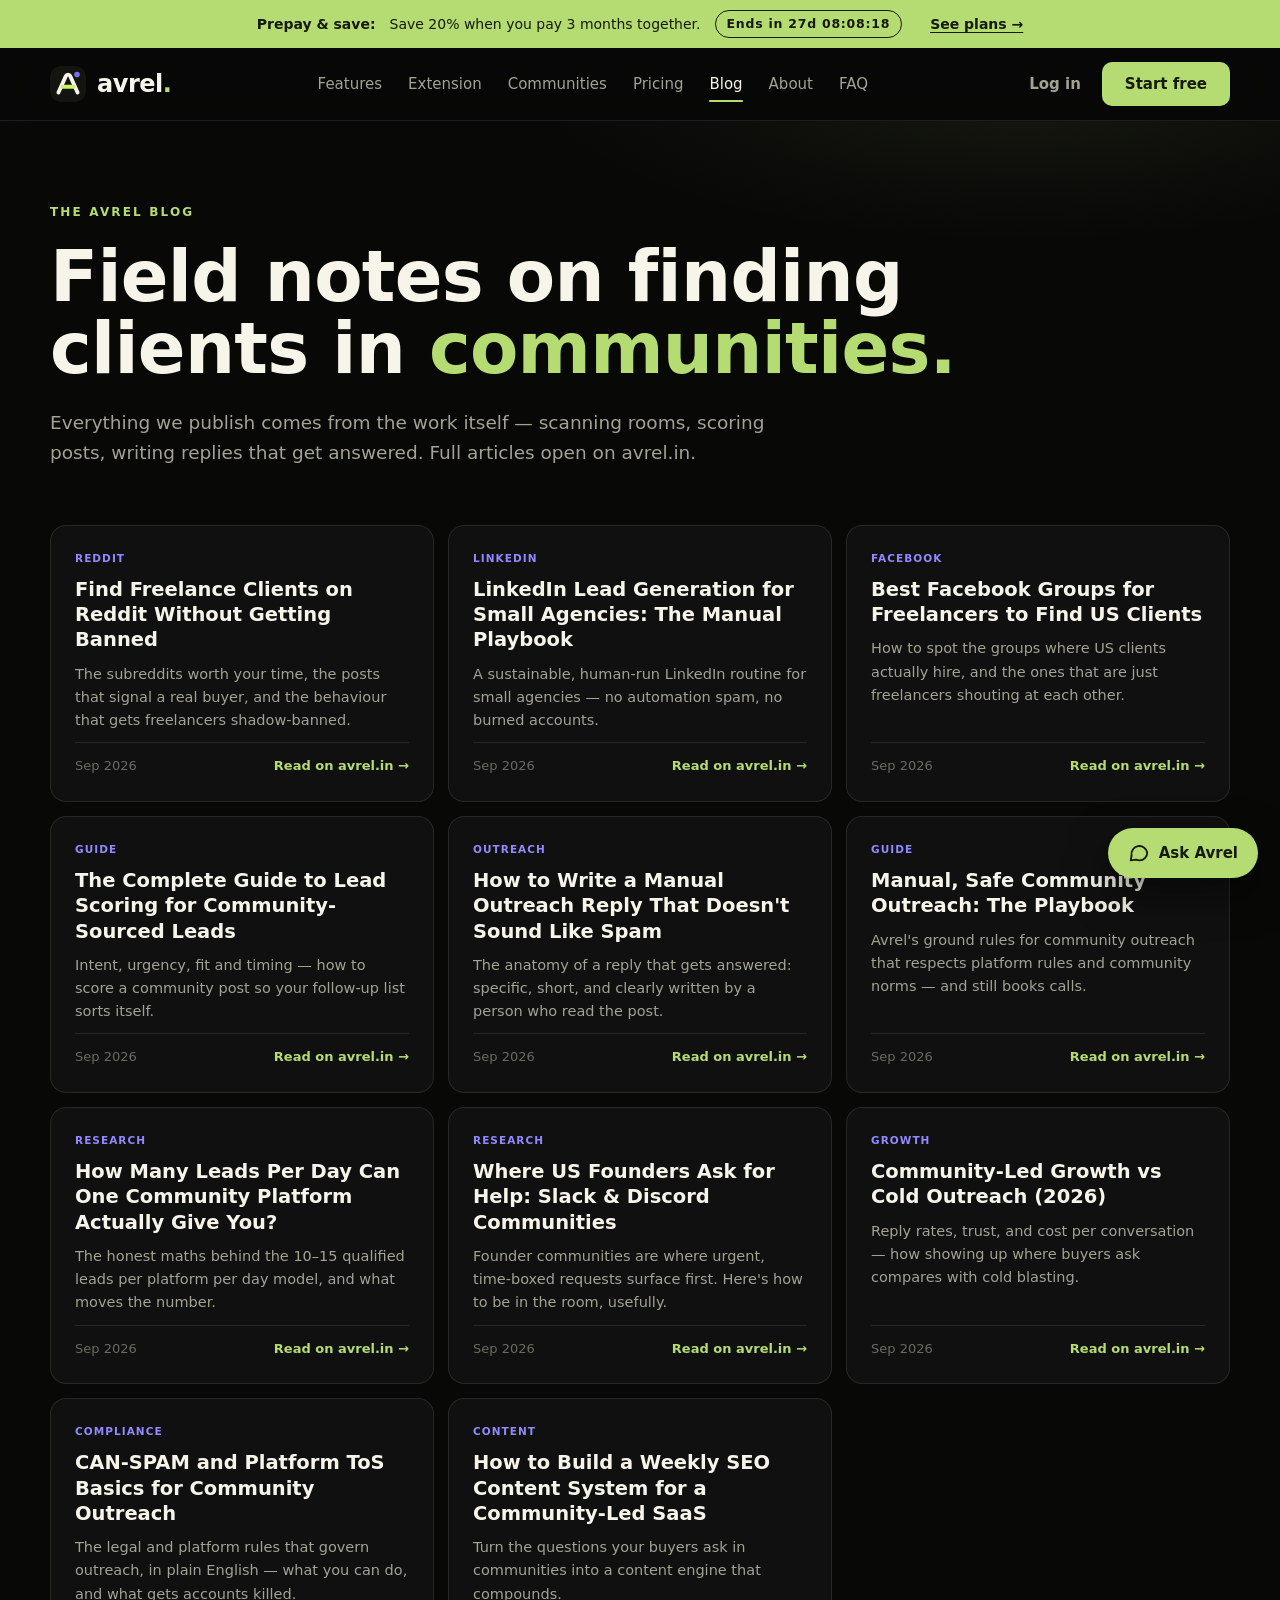
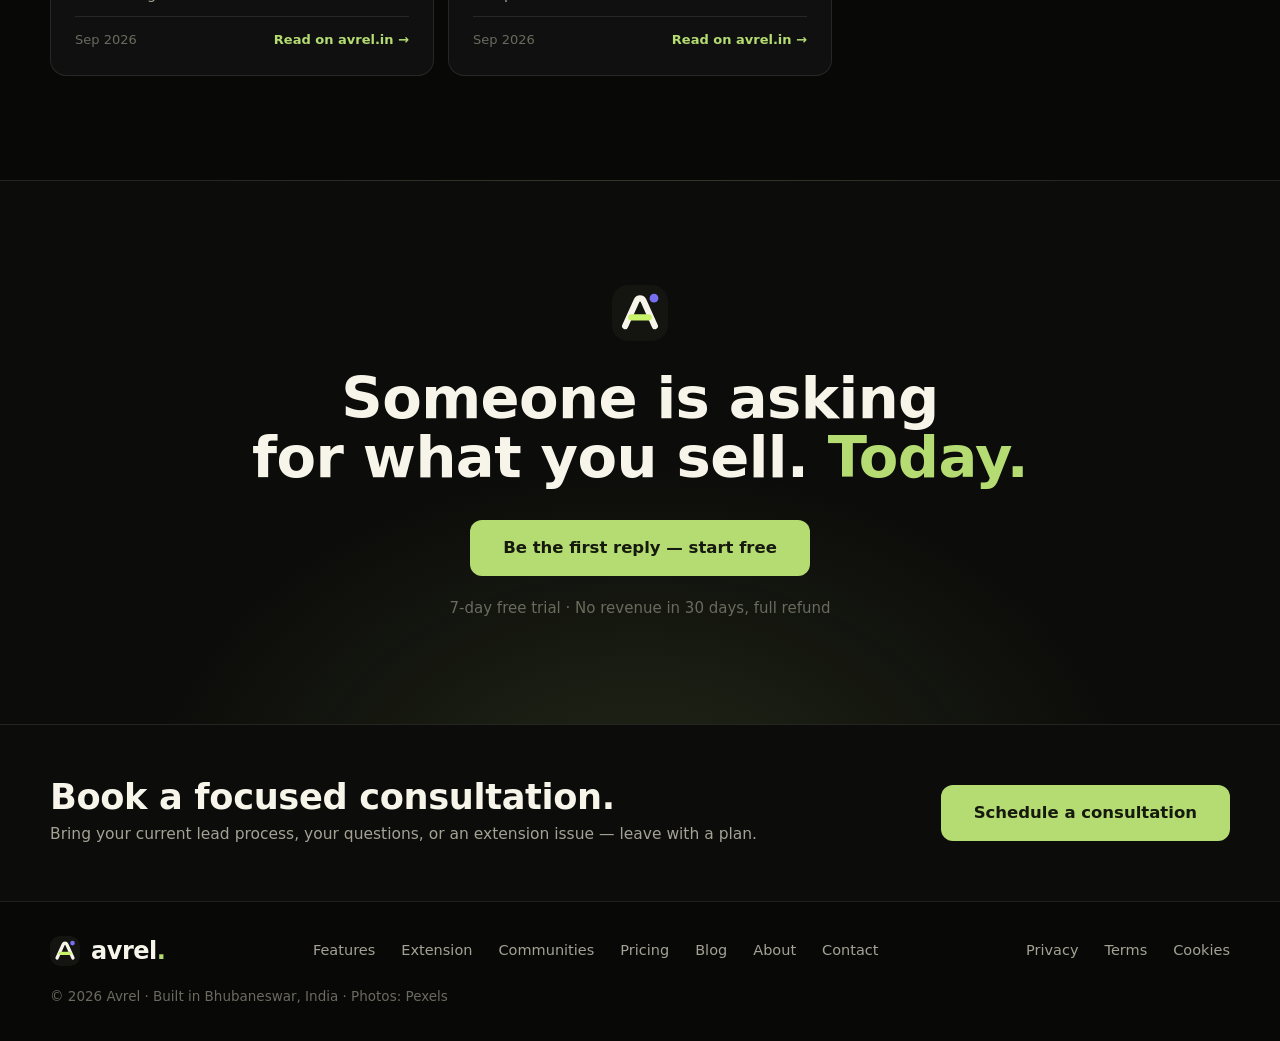
<file: blog.html>
<!DOCTYPE html>
<html lang="en">
<head>
<meta charset="UTF-8">
<meta name="viewport" content="width=device-width, initial-scale=1.0">
<title>Blog — Avrel</title>
<meta name="description" content="Field notes on finding clients in online communities: Reddit, LinkedIn and Facebook playbooks, lead scoring, outreach craft and compliance basics.">
<link rel="icon" href="assets/avrel-mark.svg" type="image/svg+xml">
<link href="https://api.fontshare.com/v2/css?f[]=cabinet-grotesk@500,700,800,900&f[]=satoshi@400,500,700&display=swap" rel="stylesheet">
<link rel="stylesheet" href="styles.css">
</head>
<body>
<div class="scroll-progress" id="scrollProgress" aria-hidden="true"></div>

<div class="promo-banner" role="region" aria-label="Prepay offer">
  <p><strong>Prepay &amp; save:</strong> Save 20% when you pay 3 months together.
  <span class="promo-count" id="promoCountdown">Ends soon</span></p>
  <a href="pricing.html">See plans →</a>
</div>

<header class="nav" id="top">
  <div class="wrap nav-in">
    <a class="brand" href="index.html" aria-label="Avrel home">
      <img src="assets/avrel-mark.svg" alt="" width="36" height="36">
      <span class="brand-word">avrel<i>.</i></span>
    </a>
    <nav class="nav-links" id="navLinks" aria-label="Main">
      <a href="features.html">Features</a>
      <a href="extension.html">Extension</a>
      <a href="communities.html">Communities</a>
      <a href="pricing.html">Pricing</a>
      <a href="blog.html" class="active" aria-current="page">Blog</a>
      <a href="about.html">About</a>
      <a href="faq.html">FAQ</a>
    </nav>
    <div class="nav-cta">
      <a class="btn btn-ghost" href="https://www.avrel.in/login">Log in</a>
      <a class="btn btn-lime" href="https://www.avrel.in/signup">Start free</a>
      <button class="nav-burger" id="navBurger" aria-label="Open menu" aria-expanded="false">
        <span></span><span></span><span></span>
      </button>
    </div>
  </div>
</header>

<main>

  <section class="page-hero">
    <div class="wrap">
      <p class="eyebrow reveal">The Avrel blog</p>
      <h1 class="reveal">Field notes on finding<br>clients in <em>communities.</em></h1>
      <p class="page-sub reveal">Everything we publish comes from the work itself — scanning rooms, scoring posts, writing replies that get answered. Full articles open on avrel.in.</p>
    </div>
  </section>
  <section class="section" style="padding-top:26px">
    <div class="wrap">
      <div class="blog-grid">
        <article class="post-card reveal">
          <span class="comm-svc">Reddit</span>
          <h3><a href="https://www.avrel.in/blog/find-freelance-clients-on-reddit-without-getting-banned" target="_blank" rel="noopener">Find Freelance Clients on Reddit Without Getting Banned</a></h3>
          <p>The subreddits worth your time, the posts that signal a real buyer, and the behaviour that gets freelancers shadow-banned.</p>
          <div class="post-meta"><span>Sep 2026</span><a href="https://www.avrel.in/blog/find-freelance-clients-on-reddit-without-getting-banned" target="_blank" rel="noopener">Read on avrel.in →</a></div>
        </article>
        <article class="post-card reveal">
          <span class="comm-svc">LinkedIn</span>
          <h3><a href="https://www.avrel.in/blog/linkedin-lead-generation-for-small-agencies-manual-playbook" target="_blank" rel="noopener">LinkedIn Lead Generation for Small Agencies: The Manual Playbook</a></h3>
          <p>A sustainable, human-run LinkedIn routine for small agencies — no automation spam, no burned accounts.</p>
          <div class="post-meta"><span>Sep 2026</span><a href="https://www.avrel.in/blog/linkedin-lead-generation-for-small-agencies-manual-playbook" target="_blank" rel="noopener">Read on avrel.in →</a></div>
        </article>
        <article class="post-card reveal">
          <span class="comm-svc">Facebook</span>
          <h3><a href="https://www.avrel.in/blog/best-facebook-groups-for-freelancers-to-find-us-clients" target="_blank" rel="noopener">Best Facebook Groups for Freelancers to Find US Clients</a></h3>
          <p>How to spot the groups where US clients actually hire, and the ones that are just freelancers shouting at each other.</p>
          <div class="post-meta"><span>Sep 2026</span><a href="https://www.avrel.in/blog/best-facebook-groups-for-freelancers-to-find-us-clients" target="_blank" rel="noopener">Read on avrel.in →</a></div>
        </article>
        <article class="post-card reveal">
          <span class="comm-svc">Guide</span>
          <h3><a href="https://www.avrel.in/blog/complete-guide-to-lead-scoring-community-sourced-leads" target="_blank" rel="noopener">The Complete Guide to Lead Scoring for Community-Sourced Leads</a></h3>
          <p>Intent, urgency, fit and timing — how to score a community post so your follow-up list sorts itself.</p>
          <div class="post-meta"><span>Sep 2026</span><a href="https://www.avrel.in/blog/complete-guide-to-lead-scoring-community-sourced-leads" target="_blank" rel="noopener">Read on avrel.in →</a></div>
        </article>
        <article class="post-card reveal">
          <span class="comm-svc">Outreach</span>
          <h3><a href="https://www.avrel.in/blog/how-to-write-manual-outreach-reply-that-doesnt-sound-like-spam" target="_blank" rel="noopener">How to Write a Manual Outreach Reply That Doesn't Sound Like Spam</a></h3>
          <p>The anatomy of a reply that gets answered: specific, short, and clearly written by a person who read the post.</p>
          <div class="post-meta"><span>Sep 2026</span><a href="https://www.avrel.in/blog/how-to-write-manual-outreach-reply-that-doesnt-sound-like-spam" target="_blank" rel="noopener">Read on avrel.in →</a></div>
        </article>
        <article class="post-card reveal">
          <span class="comm-svc">Guide</span>
          <h3><a href="https://www.avrel.in/blog/manual-safe-community-outreach" target="_blank" rel="noopener">Manual, Safe Community Outreach: The Playbook</a></h3>
          <p>Avrel's ground rules for community outreach that respects platform rules and community norms — and still books calls.</p>
          <div class="post-meta"><span>Sep 2026</span><a href="https://www.avrel.in/blog/manual-safe-community-outreach" target="_blank" rel="noopener">Read on avrel.in →</a></div>
        </article>
        <article class="post-card reveal">
          <span class="comm-svc">Research</span>
          <h3><a href="https://www.avrel.in/blog/how-many-leads-per-day-from-one-community-platform" target="_blank" rel="noopener">How Many Leads Per Day Can One Community Platform Actually Give You?</a></h3>
          <p>The honest maths behind the 10–15 qualified leads per platform per day model, and what moves the number.</p>
          <div class="post-meta"><span>Sep 2026</span><a href="https://www.avrel.in/blog/how-many-leads-per-day-from-one-community-platform" target="_blank" rel="noopener">Read on avrel.in →</a></div>
        </article>
        <article class="post-card reveal">
          <span class="comm-svc">Research</span>
          <h3><a href="https://www.avrel.in/blog/where-us-founders-ask-for-help-slack-discord-communities" target="_blank" rel="noopener">Where US Founders Ask for Help: Slack & Discord Communities</a></h3>
          <p>Founder communities are where urgent, time-boxed requests surface first. Here's how to be in the room, usefully.</p>
          <div class="post-meta"><span>Sep 2026</span><a href="https://www.avrel.in/blog/where-us-founders-ask-for-help-slack-discord-communities" target="_blank" rel="noopener">Read on avrel.in →</a></div>
        </article>
        <article class="post-card reveal">
          <span class="comm-svc">Growth</span>
          <h3><a href="https://www.avrel.in/blog/community-led-growth-vs-cold-outreach-2026" target="_blank" rel="noopener">Community-Led Growth vs Cold Outreach (2026)</a></h3>
          <p>Reply rates, trust, and cost per conversation — how showing up where buyers ask compares with cold blasting.</p>
          <div class="post-meta"><span>Sep 2026</span><a href="https://www.avrel.in/blog/community-led-growth-vs-cold-outreach-2026" target="_blank" rel="noopener">Read on avrel.in →</a></div>
        </article>
        <article class="post-card reveal">
          <span class="comm-svc">Compliance</span>
          <h3><a href="https://www.avrel.in/blog/can-spam-and-platform-tos-basics-for-community-outreach" target="_blank" rel="noopener">CAN-SPAM and Platform ToS Basics for Community Outreach</a></h3>
          <p>The legal and platform rules that govern outreach, in plain English — what you can do, and what gets accounts killed.</p>
          <div class="post-meta"><span>Sep 2026</span><a href="https://www.avrel.in/blog/can-spam-and-platform-tos-basics-for-community-outreach" target="_blank" rel="noopener">Read on avrel.in →</a></div>
        </article>
        <article class="post-card reveal">
          <span class="comm-svc">Content</span>
          <h3><a href="https://www.avrel.in/blog/how-to-build-a-weekly-seo-content-system-for-community-led-saas" target="_blank" rel="noopener">How to Build a Weekly SEO Content System for a Community-Led SaaS</a></h3>
          <p>Turn the questions your buyers ask in communities into a content engine that compounds.</p>
          <div class="post-meta"><span>Sep 2026</span><a href="https://www.avrel.in/blog/how-to-build-a-weekly-seo-content-system-for-community-led-saas" target="_blank" rel="noopener">Read on avrel.in →</a></div>
        </article>
      </div>
    </div>
  </section>

  <section class="cta-band">
    <div class="wrap cta-in reveal">
      <img src="assets/avrel-mark.svg" alt="" width="56" height="56">
      <h2>Someone is asking<br>for what you sell. <em>Today.</em></h2>
      <a class="btn btn-lime btn-lg" href="https://www.avrel.in/signup">Be the first reply — start free</a>
      <p>7-day free trial · No revenue in 30 days, full refund</p>
    </div>
  </section>

</main>

<section class="consult-band">
  <div class="wrap consult-in reveal">
    <div>
      <h2>Book a focused consultation.</h2>
      <p>Bring your current lead process, your questions, or an extension issue — leave with a plan.</p>
    </div>
    <a class="btn btn-lime btn-lg" href="https://calendly.com/lunasticgold/consultation" target="_blank" rel="noopener">Schedule a consultation</a>
  </div>
</section>

<footer class="footer">
  <div class="wrap foot-in">
    <a class="brand" href="index.html">
      <img src="assets/avrel-mark.svg" alt="" width="30" height="30">
      <span class="brand-word">avrel<i>.</i></span>
    </a>
    <nav aria-label="Footer">
      <a href="features.html">Features</a>
      <a href="extension.html">Extension</a>
      <a href="communities.html">Communities</a>
      <a href="pricing.html">Pricing</a>
      <a href="blog.html">Blog</a>
      <a href="about.html">About</a>
      <a href="contact.html">Contact</a>
    </nav>
    <nav aria-label="Legal">
      <a href="privacy.html">Privacy</a>
      <a href="terms.html">Terms</a>
      <a href="cookie-policy.html">Cookies</a>
    </nav>
    <p>© 2026 Avrel · Built in Bhubaneswar, India · Photos: Pexels</p>
  </div>
</footer>

<button class="assistant-btn" id="assistantBtn" aria-label="Open the Avrel product assistant" aria-expanded="false">
  <svg width="22" height="22" viewBox="0 0 24 24" fill="none" aria-hidden="true"><path d="M21 11.5a8.5 8.5 0 0 1-8.5 8.5c-1.3 0-2.6-.3-3.7-.8L3 20l.9-5.3A8.5 8.5 0 1 1 21 11.5Z" stroke="currentColor" stroke-width="2" stroke-linejoin="round"/></svg>
  <span>Ask Avrel</span>
</button>
<div class="assistant-panel" id="assistantPanel" hidden role="dialog" aria-label="Avrel product assistant">
  <div class="assistant-head">
    <strong>Avrel assistant</strong>
    <span>Quick answers, no waiting</span>
    <button class="assistant-close" id="assistantClose" aria-label="Close assistant">✕</button>
  </div>
  <div class="assistant-body" id="assistantBody">
    <div class="a-msg a-bot">Hi — ask me about pricing, how scanning works, safety, the free trial, or the refund guarantee. Tap a topic or type your question.</div>
  </div>
  <div class="assistant-chips" id="assistantChips">
    <button type="button" data-q="pricing">Pricing</button>
    <button type="button" data-q="scan">How scanning works</button>
    <button type="button" data-q="safe">Is it safe?</button>
    <button type="button" data-q="trial">Free trial</button>
    <button type="button" data-q="refund">Refund guarantee</button>
    <button type="button" data-q="human">Talk to a human</button>
  </div>
  <form class="assistant-form" id="assistantForm">
    <input type="text" id="assistantInput" placeholder="Type a question…" aria-label="Type a question" autocomplete="off">
    <button type="submit">Ask</button>
  </form>
</div>

<script src="script.js"></script>
</body>
</html>
</file>
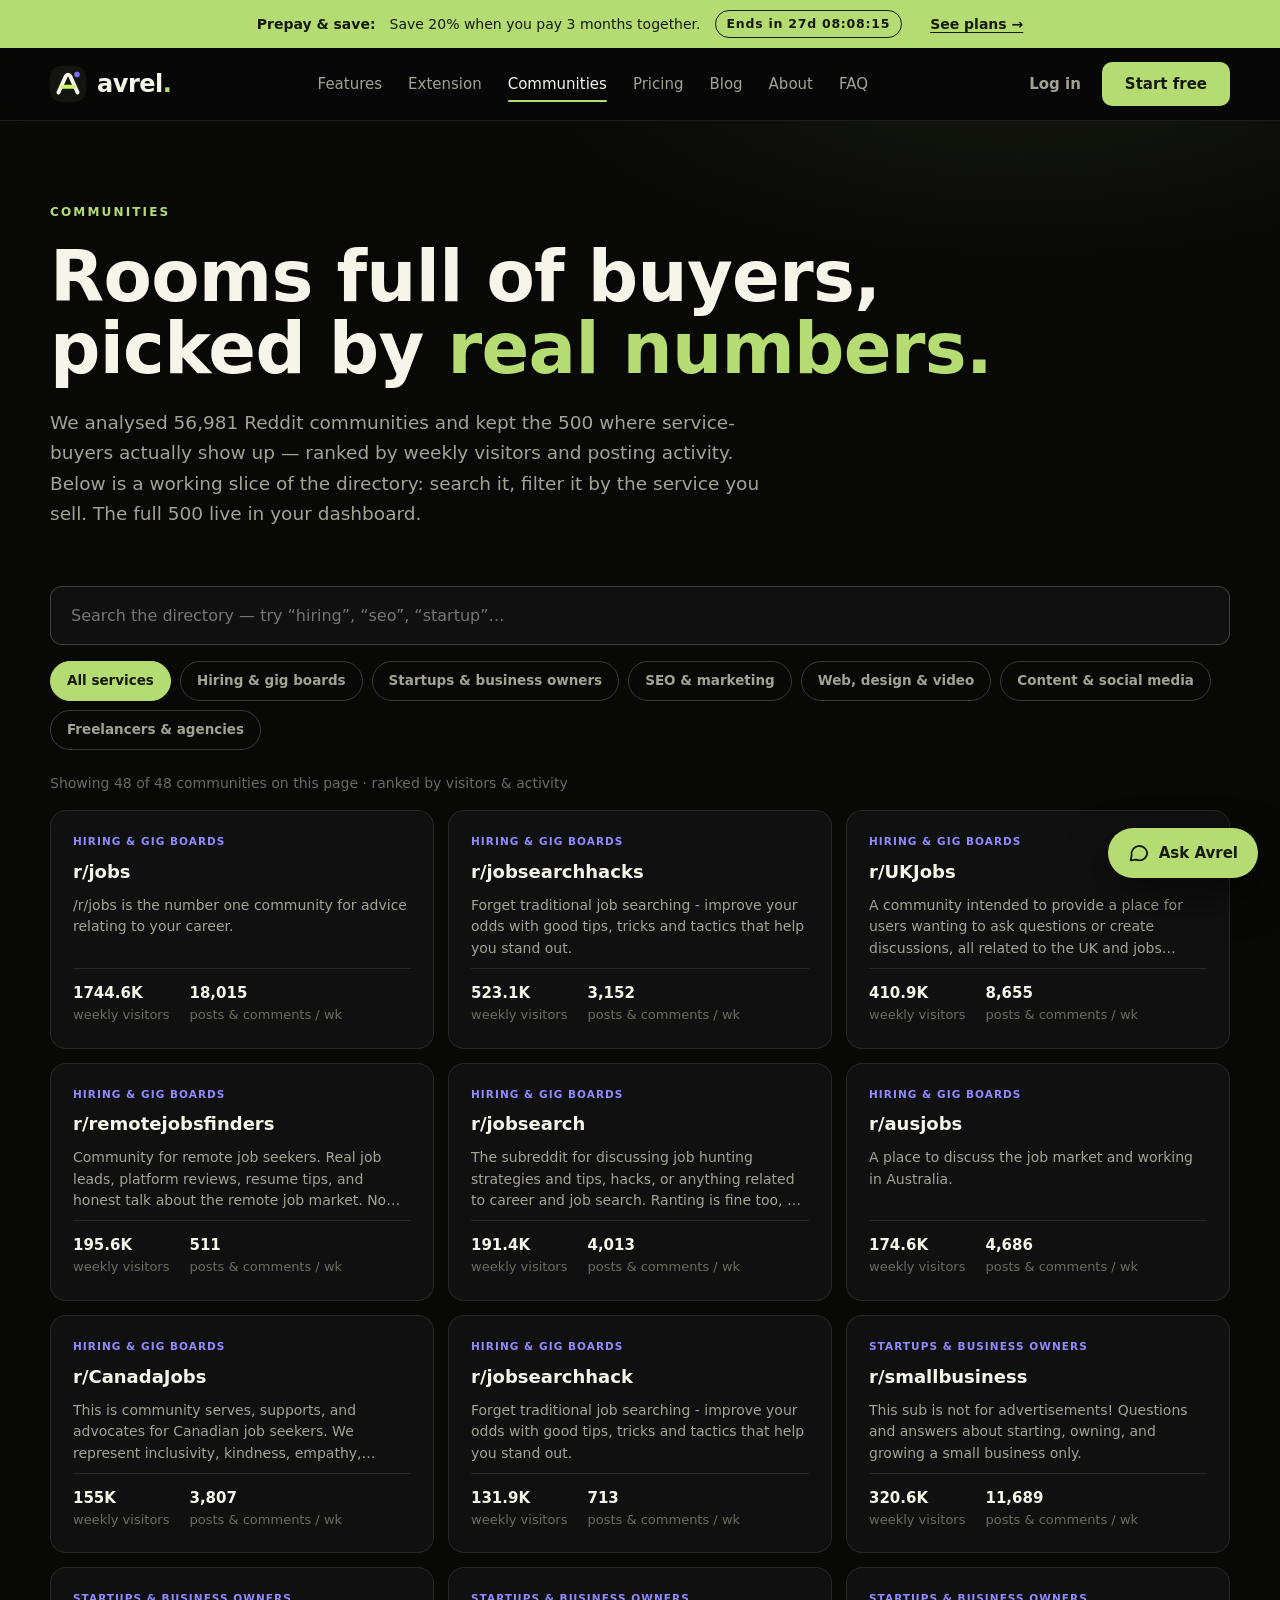
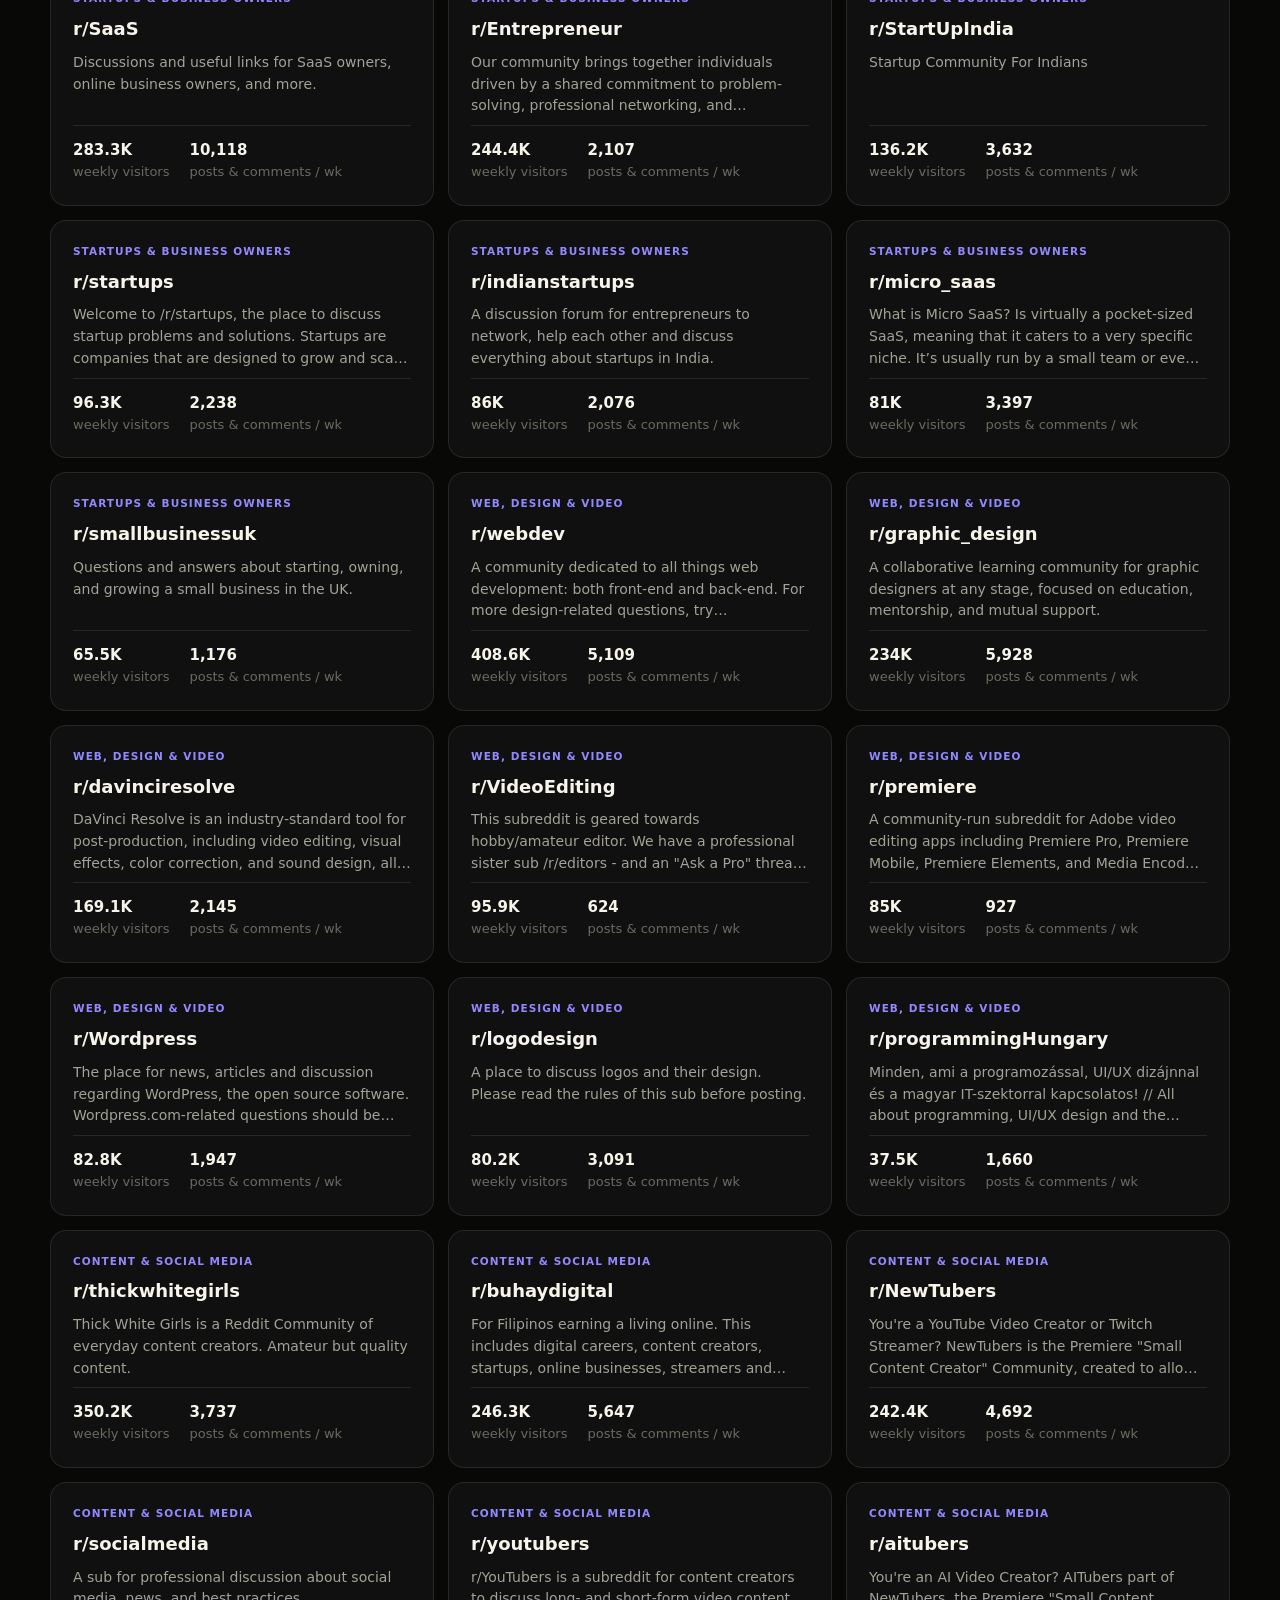
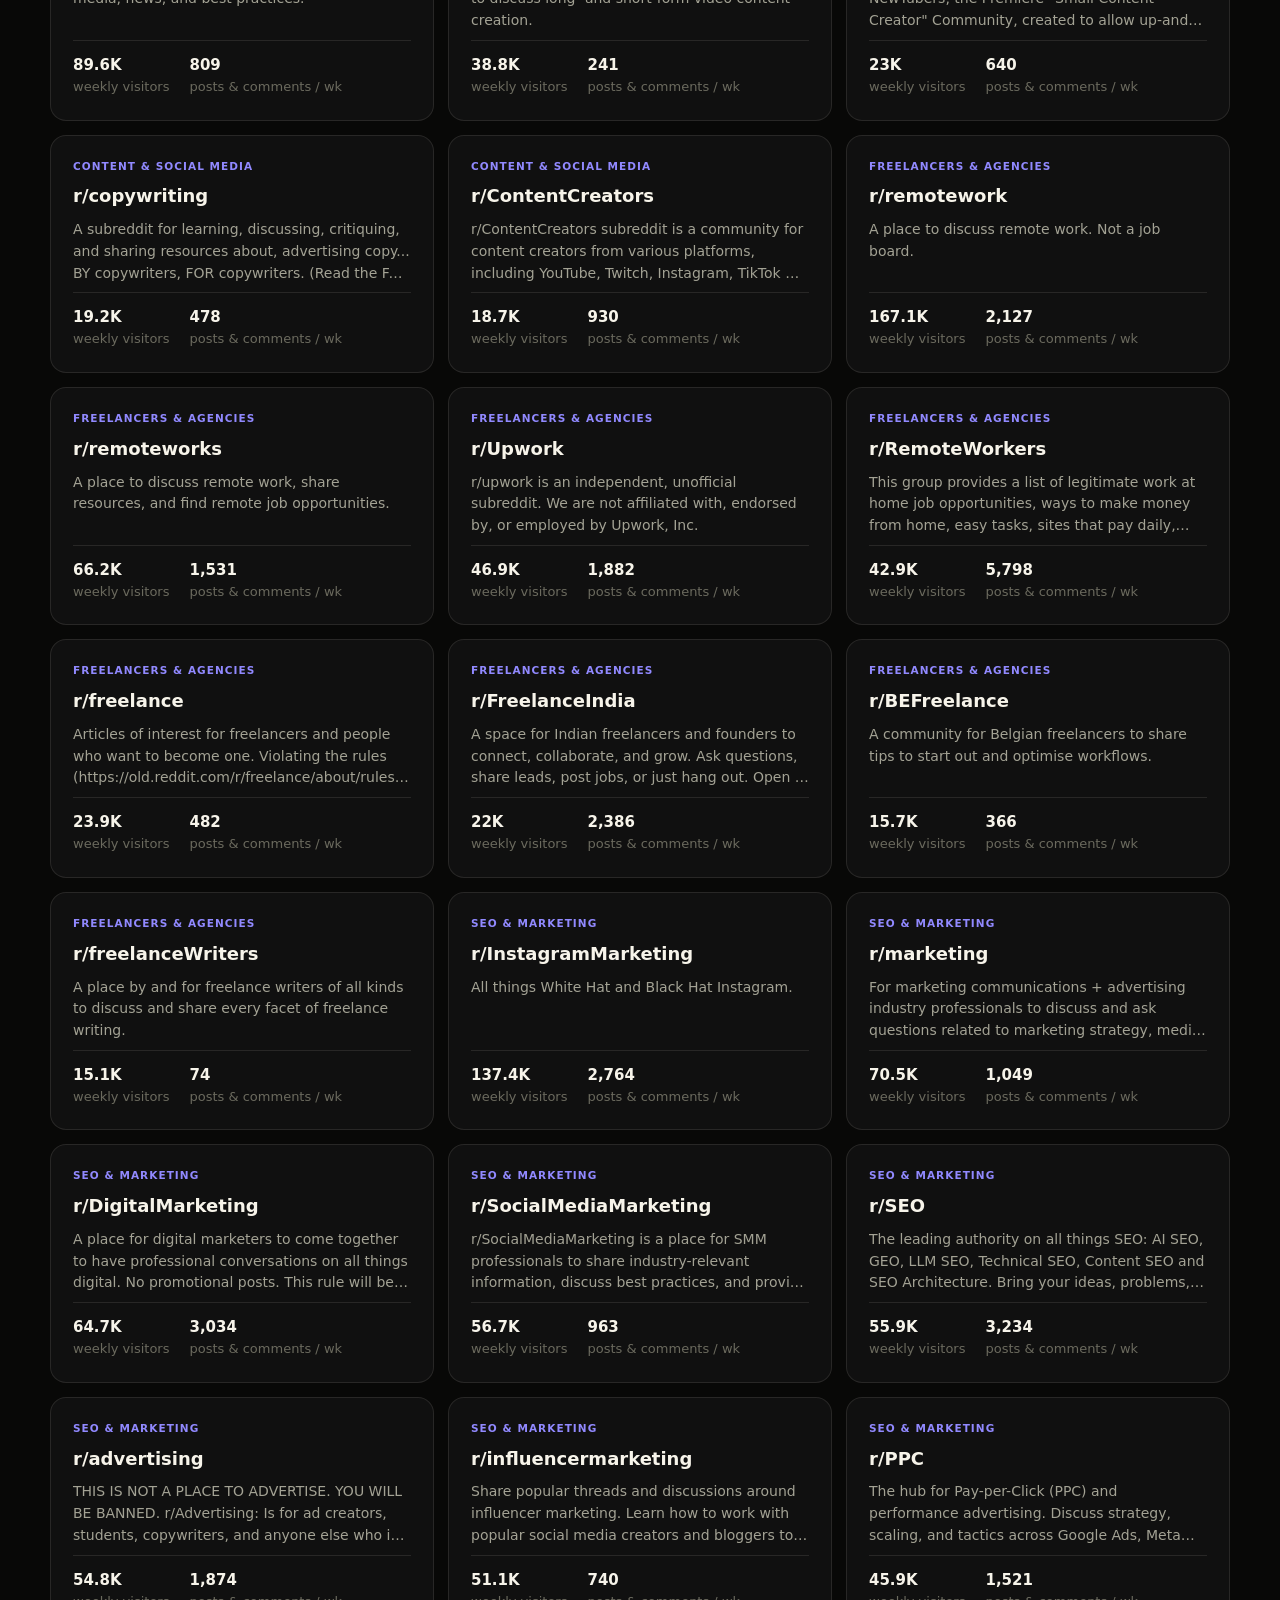
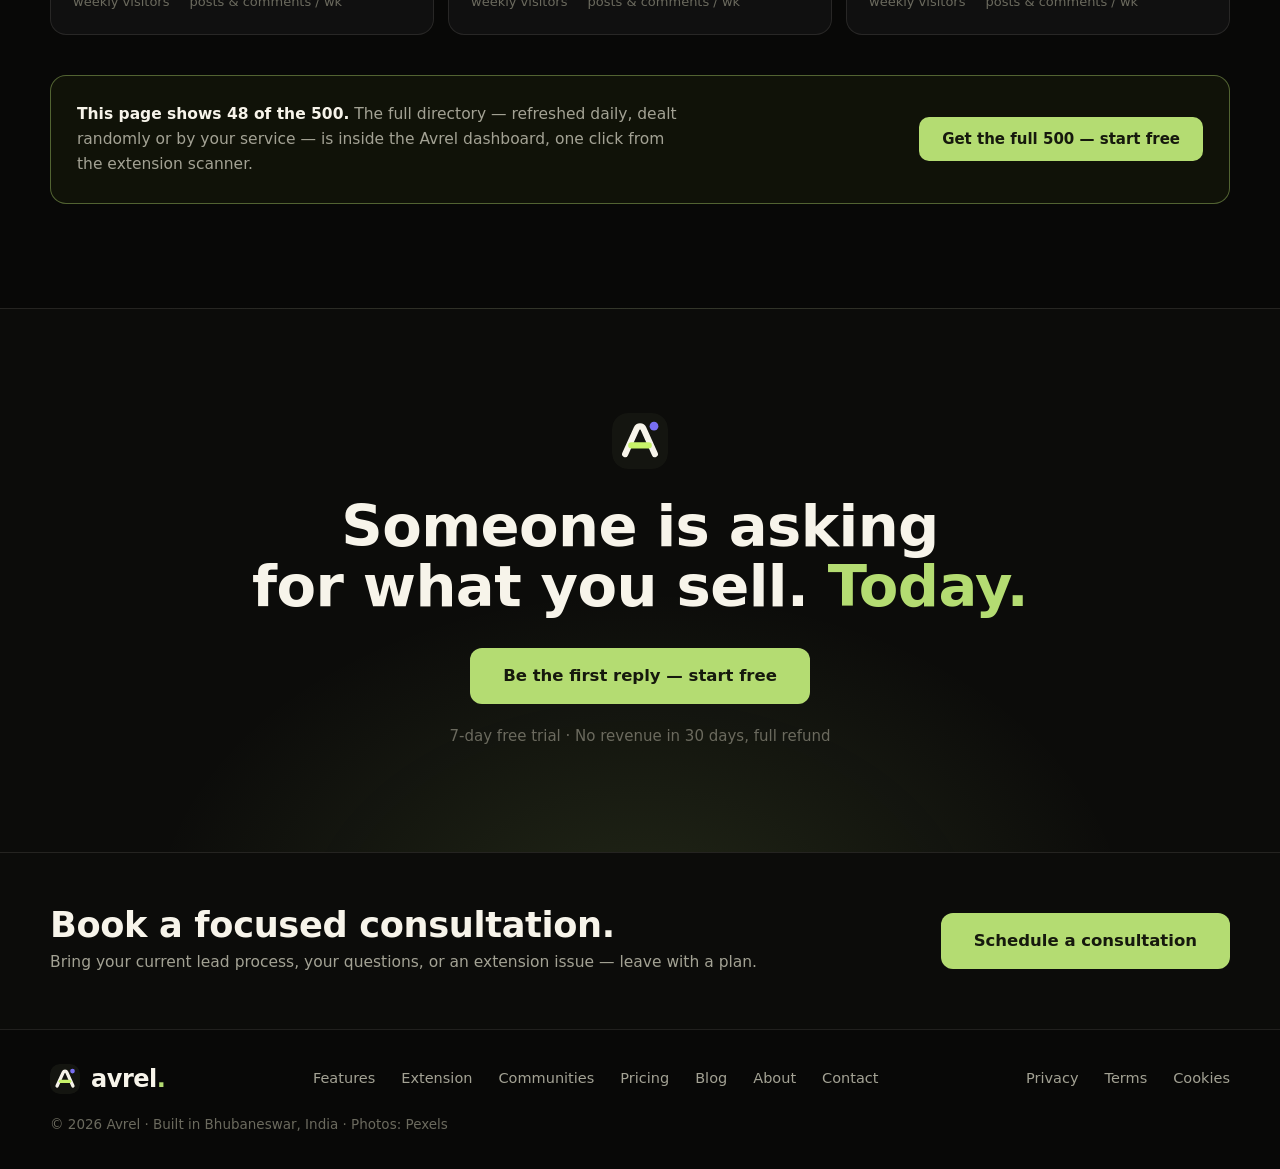
<file: communities.html>
<!DOCTYPE html>
<html lang="en">
<head>
<meta charset="UTF-8">
<meta name="viewport" content="width=device-width, initial-scale=1.0">
<title>Communities — Avrel</title>
<meta name="description" content="The best 500 of 56,981 analysed communities, ranked by real visitor and activity numbers — searchable by the service you sell.">
<link rel="icon" href="assets/avrel-mark.svg" type="image/svg+xml">
<link href="https://api.fontshare.com/v2/css?f[]=cabinet-grotesk@500,700,800,900&f[]=satoshi@400,500,700&display=swap" rel="stylesheet">
<link rel="stylesheet" href="styles.css">
</head>
<body>
<div class="scroll-progress" id="scrollProgress" aria-hidden="true"></div>

<div class="promo-banner" role="region" aria-label="Prepay offer">
  <p><strong>Prepay &amp; save:</strong> Save 20% when you pay 3 months together.
  <span class="promo-count" id="promoCountdown">Ends soon</span></p>
  <a href="pricing.html">See plans →</a>
</div>

<header class="nav" id="top">
  <div class="wrap nav-in">
    <a class="brand" href="index.html" aria-label="Avrel home">
      <img src="assets/avrel-mark.svg" alt="" width="36" height="36">
      <span class="brand-word">avrel<i>.</i></span>
    </a>
    <nav class="nav-links" id="navLinks" aria-label="Main">
      <a href="features.html">Features</a>
      <a href="extension.html">Extension</a>
      <a href="communities.html" class="active" aria-current="page">Communities</a>
      <a href="pricing.html">Pricing</a>
      <a href="blog.html">Blog</a>
      <a href="about.html">About</a>
      <a href="faq.html">FAQ</a>
    </nav>
    <div class="nav-cta">
      <a class="btn btn-ghost" href="https://www.avrel.in/login">Log in</a>
      <a class="btn btn-lime" href="https://www.avrel.in/signup">Start free</a>
      <button class="nav-burger" id="navBurger" aria-label="Open menu" aria-expanded="false">
        <span></span><span></span><span></span>
      </button>
    </div>
  </div>
</header>

<main>

  <section class="page-hero">
    <div class="wrap">
      <p class="eyebrow reveal">Communities</p>
      <h1 class="reveal">Rooms full of buyers,<br>picked by <em>real numbers.</em></h1>
      <p class="page-sub reveal">We analysed 56,981 Reddit communities and kept the 500 where service-buyers actually show up — ranked by weekly visitors and posting activity. Below is a working slice of the directory: search it, filter it by the service you sell. The full 500 live in your dashboard.</p>
    </div>
  </section>

  <section class="section" style="padding-top:26px">
    <div class="wrap">
      <div class="dir-controls reveal">
        <input type="search" id="dirSearch" placeholder="Search the directory — try “hiring”, “seo”, “startup”…" aria-label="Search communities">
        <div class="dir-chips" id="dirChips" role="group" aria-label="Filter by service">
          <button type="button" class="d-chip is-on" data-service="all">All services</button>
          <button type="button" class="d-chip" data-service="Hiring & gig boards">Hiring &amp; gig boards</button>
          <button type="button" class="d-chip" data-service="Startups & business owners">Startups &amp; business owners</button>
          <button type="button" class="d-chip" data-service="SEO & marketing">SEO &amp; marketing</button>
          <button type="button" class="d-chip" data-service="Web, design & video">Web, design &amp; video</button>
          <button type="button" class="d-chip" data-service="Content & social media">Content &amp; social media</button>
          <button type="button" class="d-chip" data-service="Freelancers & agencies">Freelancers &amp; agencies</button>
        </div>
      </div>
      <p class="dir-count" id="dirCount">Loading the directory…</p>
      <div class="comm-grid" id="dirGrid"></div>
      <p class="dir-empty" id="dirEmpty" hidden>No community matches that yet — try a different word or service.</p>
      <div class="dir-note reveal">
        <p><strong>This page shows 48 of the 500.</strong> The full directory — refreshed daily, dealt randomly or by your service — is inside the Avrel dashboard, one click from the extension scanner.</p>
        <a class="btn btn-lime" href="https://www.avrel.in/signup">Get the full 500 — start free</a>
      </div>
    </div>
  </section>

  <section class="cta-band">
    <div class="wrap cta-in reveal">
      <img src="assets/avrel-mark.svg" alt="" width="56" height="56">
      <h2>Someone is asking<br>for what you sell. <em>Today.</em></h2>
      <a class="btn btn-lime btn-lg" href="https://www.avrel.in/signup">Be the first reply — start free</a>
      <p>7-day free trial · No revenue in 30 days, full refund</p>
    </div>
  </section>

</main>

<section class="consult-band">
  <div class="wrap consult-in reveal">
    <div>
      <h2>Book a focused consultation.</h2>
      <p>Bring your current lead process, your questions, or an extension issue — leave with a plan.</p>
    </div>
    <a class="btn btn-lime btn-lg" href="https://calendly.com/lunasticgold/consultation" target="_blank" rel="noopener">Schedule a consultation</a>
  </div>
</section>

<footer class="footer">
  <div class="wrap foot-in">
    <a class="brand" href="index.html">
      <img src="assets/avrel-mark.svg" alt="" width="30" height="30">
      <span class="brand-word">avrel<i>.</i></span>
    </a>
    <nav aria-label="Footer">
      <a href="features.html">Features</a>
      <a href="extension.html">Extension</a>
      <a href="communities.html">Communities</a>
      <a href="pricing.html">Pricing</a>
      <a href="blog.html">Blog</a>
      <a href="about.html">About</a>
      <a href="contact.html">Contact</a>
    </nav>
    <nav aria-label="Legal">
      <a href="privacy.html">Privacy</a>
      <a href="terms.html">Terms</a>
      <a href="cookie-policy.html">Cookies</a>
    </nav>
    <p>© 2026 Avrel · Built in Bhubaneswar, India · Photos: Pexels</p>
  </div>
</footer>

<button class="assistant-btn" id="assistantBtn" aria-label="Open the Avrel product assistant" aria-expanded="false">
  <svg width="22" height="22" viewBox="0 0 24 24" fill="none" aria-hidden="true"><path d="M21 11.5a8.5 8.5 0 0 1-8.5 8.5c-1.3 0-2.6-.3-3.7-.8L3 20l.9-5.3A8.5 8.5 0 1 1 21 11.5Z" stroke="currentColor" stroke-width="2" stroke-linejoin="round"/></svg>
  <span>Ask Avrel</span>
</button>
<div class="assistant-panel" id="assistantPanel" hidden role="dialog" aria-label="Avrel product assistant">
  <div class="assistant-head">
    <strong>Avrel assistant</strong>
    <span>Quick answers, no waiting</span>
    <button class="assistant-close" id="assistantClose" aria-label="Close assistant">✕</button>
  </div>
  <div class="assistant-body" id="assistantBody">
    <div class="a-msg a-bot">Hi — ask me about pricing, how scanning works, safety, the free trial, or the refund guarantee. Tap a topic or type your question.</div>
  </div>
  <div class="assistant-chips" id="assistantChips">
    <button type="button" data-q="pricing">Pricing</button>
    <button type="button" data-q="scan">How scanning works</button>
    <button type="button" data-q="safe">Is it safe?</button>
    <button type="button" data-q="trial">Free trial</button>
    <button type="button" data-q="refund">Refund guarantee</button>
    <button type="button" data-q="human">Talk to a human</button>
  </div>
  <form class="assistant-form" id="assistantForm">
    <input type="text" id="assistantInput" placeholder="Type a question…" aria-label="Type a question" autocomplete="off">
    <button type="submit">Ask</button>
  </form>
</div>

<script src="script.js"></script>
</body>
</html>
</file>
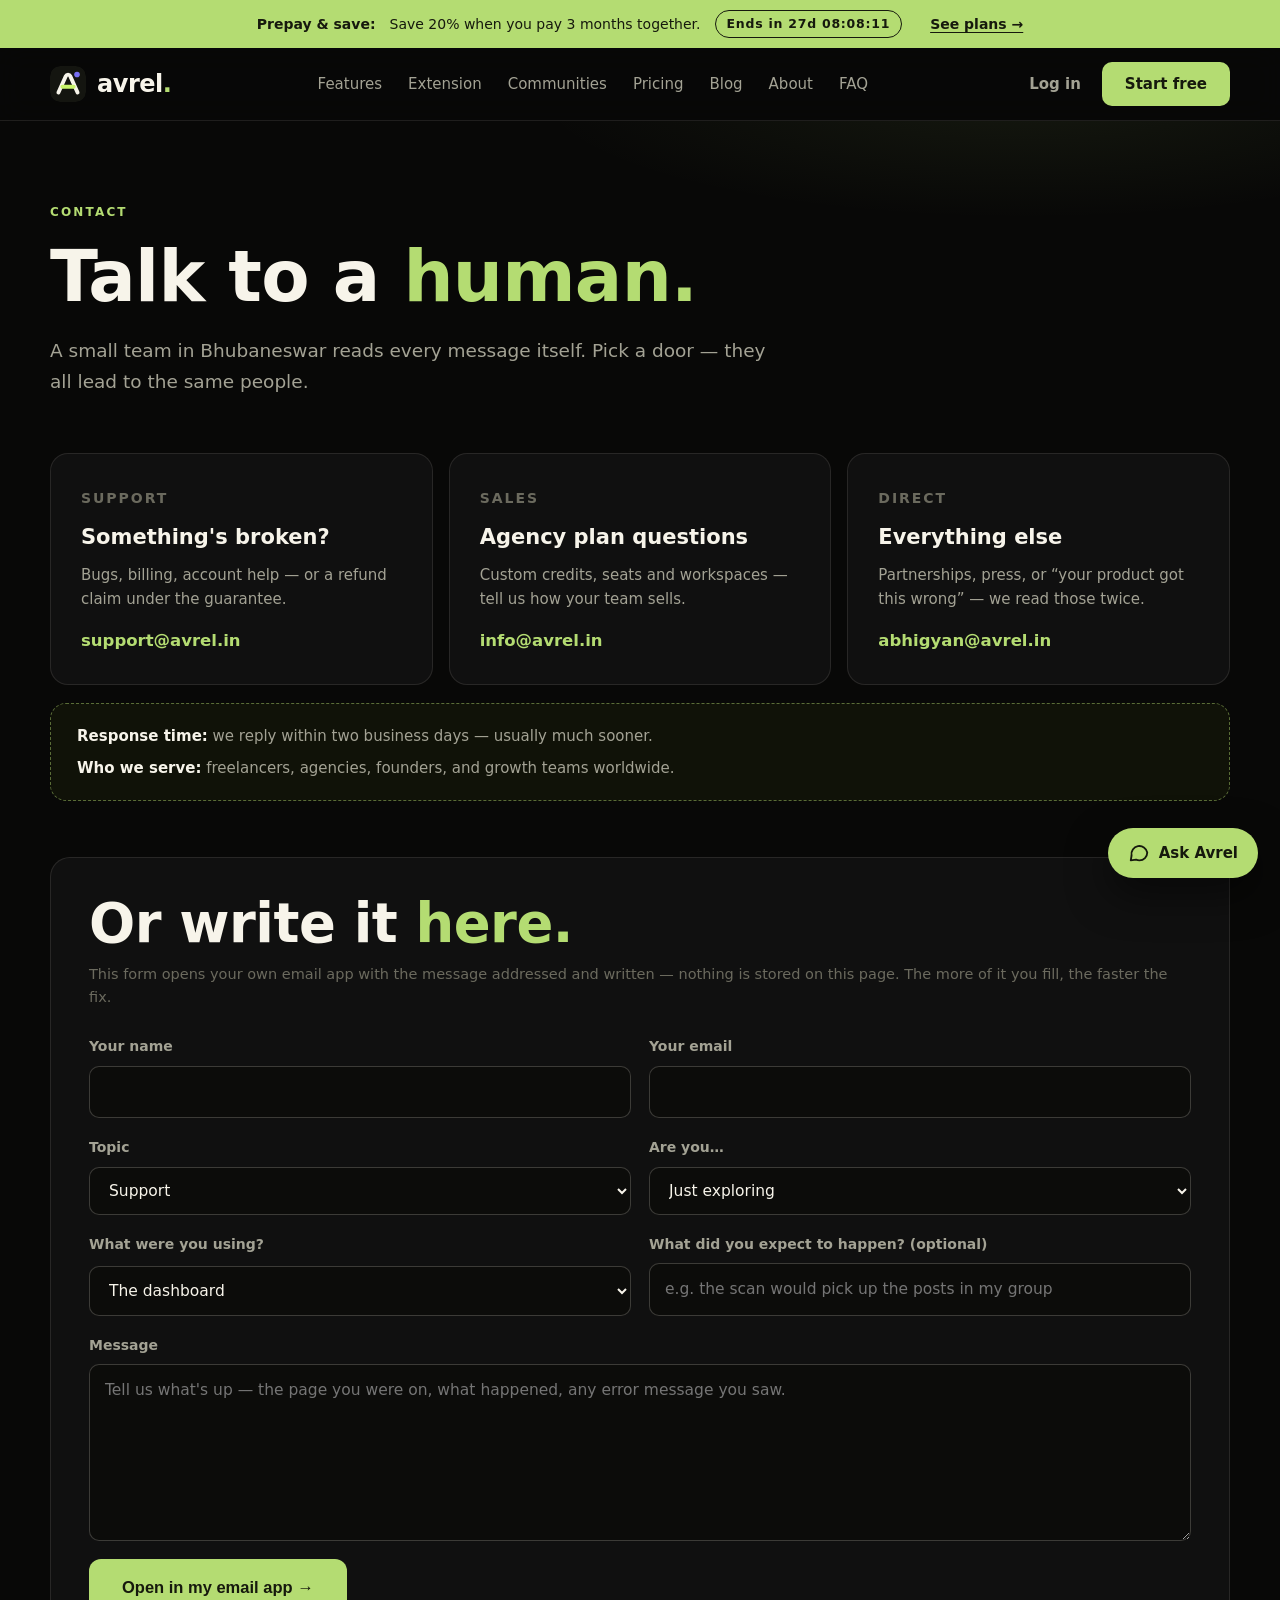
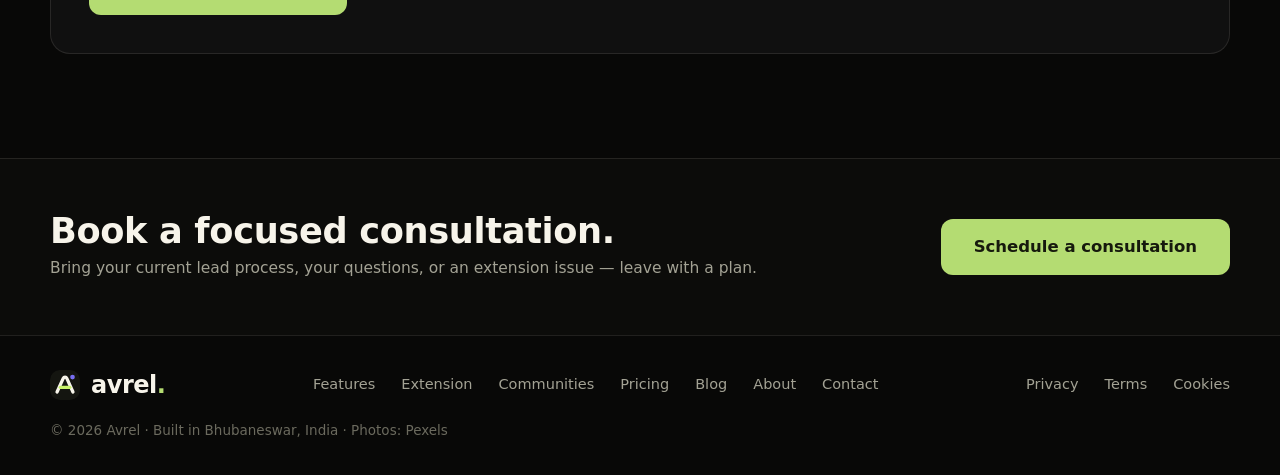
<file: contact.html>
<!DOCTYPE html>
<html lang="en">
<head>
<meta charset="UTF-8">
<meta name="viewport" content="width=device-width, initial-scale=1.0">
<title>Contact — Avrel</title>
<meta name="description" content="Support, sales and direct email for Avrel — a small team in Bhubaneswar that reads every message itself.">
<link rel="icon" href="assets/avrel-mark.svg" type="image/svg+xml">
<link href="https://api.fontshare.com/v2/css?f[]=cabinet-grotesk@500,700,800,900&f[]=satoshi@400,500,700&display=swap" rel="stylesheet">
<link rel="stylesheet" href="styles.css">
</head>
<body>
<div class="scroll-progress" id="scrollProgress" aria-hidden="true"></div>

<div class="promo-banner" role="region" aria-label="Prepay offer">
  <p><strong>Prepay &amp; save:</strong> Save 20% when you pay 3 months together.
  <span class="promo-count" id="promoCountdown">Ends soon</span></p>
  <a href="pricing.html">See plans →</a>
</div>

<header class="nav" id="top">
  <div class="wrap nav-in">
    <a class="brand" href="index.html" aria-label="Avrel home">
      <img src="assets/avrel-mark.svg" alt="" width="36" height="36">
      <span class="brand-word">avrel<i>.</i></span>
    </a>
    <nav class="nav-links" id="navLinks" aria-label="Main">
      <a href="features.html">Features</a>
      <a href="extension.html">Extension</a>
      <a href="communities.html">Communities</a>
      <a href="pricing.html">Pricing</a>
      <a href="blog.html">Blog</a>
      <a href="about.html">About</a>
      <a href="faq.html">FAQ</a>
    </nav>
    <div class="nav-cta">
      <a class="btn btn-ghost" href="https://www.avrel.in/login">Log in</a>
      <a class="btn btn-lime" href="https://www.avrel.in/signup">Start free</a>
      <button class="nav-burger" id="navBurger" aria-label="Open menu" aria-expanded="false">
        <span></span><span></span><span></span>
      </button>
    </div>
  </div>
</header>

<main>

  <section class="page-hero">
    <div class="wrap">
      <p class="eyebrow reveal">Contact</p>
      <h1 class="reveal">Talk to a <em>human.</em></h1>
      <p class="page-sub reveal">A small team in Bhubaneswar reads every message itself. Pick a door — they all lead to the same people.</p>
    </div>
  </section>

  <section class="section" style="padding-top:26px">
    <div class="wrap">
      <div class="contact-cards">
        <article class="contact-card reveal">
          <span class="spec-no">SUPPORT</span>
          <h3>Something's broken?</h3>
          <p>Bugs, billing, account help — or a refund claim under the guarantee.</p>
          <a href="mailto:support@avrel.in">support@avrel.in</a>
        </article>
        <article class="contact-card reveal">
          <span class="spec-no">SALES</span>
          <h3>Agency plan questions</h3>
          <p>Custom credits, seats and workspaces — tell us how your team sells.</p>
          <a href="mailto:info@avrel.in">info@avrel.in</a>
        </article>
        <article class="contact-card reveal">
          <span class="spec-no">DIRECT</span>
          <h3>Everything else</h3>
          <p>Partnerships, press, or “your product got this wrong” — we read those twice.</p>
          <a href="mailto:abhigyan@avrel.in">abhigyan@avrel.in</a>
        </article>
      </div>

      <div class="promise-strip reveal">
        <p><strong>Response time:</strong> we reply within two business days — usually much sooner.</p>
        <p><strong>Who we serve:</strong> freelancers, agencies, founders, and growth teams worldwide.</p>
      </div>

      <div class="contact-form-wrap reveal">
        <h2>Or write it <em>here.</em></h2>
        <p class="form-note">This form opens your own email app with the message addressed and written — nothing is stored on this page. The more of it you fill, the faster the fix.</p>
        <form id="contactForm" class="contact-form">
          <label>Your name<input type="text" id="cfName" required autocomplete="name"></label>
          <label>Your email<input type="email" id="cfEmail" required autocomplete="email"></label>
          <label>Topic
            <select id="cfTopic">
              <option>Support</option><option>Agency plan / sales</option><option>Feedback</option><option>Something else</option>
            </select>
          </label>
          <label>Are you…
            <select id="cfStatus">
              <option>Just exploring</option><option>In my free trial</option><option>A paying customer</option>
            </select>
          </label>
          <label>What were you using?
            <select id="cfPage">
              <option>The dashboard</option><option>The Chrome extension</option><option>The leads page</option><option>Billing</option><option>Signup or login</option><option>Something else</option>
            </select>
          </label>
          <label>What did you expect to happen? (optional)<input type="text" id="cfExpect" placeholder="e.g. the scan would pick up the posts in my group"></label>
          <label class="form-wide">Message<textarea id="cfMsg" rows="6" required placeholder="Tell us what's up — the page you were on, what happened, any error message you saw."></textarea></label>
          <button type="submit" class="btn btn-lime btn-lg">Open in my email app →</button>
        </form>
      </div>
    </div>
  </section>

</main>

<section class="consult-band">
  <div class="wrap consult-in reveal">
    <div>
      <h2>Book a focused consultation.</h2>
      <p>Bring your current lead process, your questions, or an extension issue — leave with a plan.</p>
    </div>
    <a class="btn btn-lime btn-lg" href="https://calendly.com/lunasticgold/consultation" target="_blank" rel="noopener">Schedule a consultation</a>
  </div>
</section>

<footer class="footer">
  <div class="wrap foot-in">
    <a class="brand" href="index.html">
      <img src="assets/avrel-mark.svg" alt="" width="30" height="30">
      <span class="brand-word">avrel<i>.</i></span>
    </a>
    <nav aria-label="Footer">
      <a href="features.html">Features</a>
      <a href="extension.html">Extension</a>
      <a href="communities.html">Communities</a>
      <a href="pricing.html">Pricing</a>
      <a href="blog.html">Blog</a>
      <a href="about.html">About</a>
      <a href="contact.html">Contact</a>
    </nav>
    <nav aria-label="Legal">
      <a href="privacy.html">Privacy</a>
      <a href="terms.html">Terms</a>
      <a href="cookie-policy.html">Cookies</a>
    </nav>
    <p>© 2026 Avrel · Built in Bhubaneswar, India · Photos: Pexels</p>
  </div>
</footer>

<button class="assistant-btn" id="assistantBtn" aria-label="Open the Avrel product assistant" aria-expanded="false">
  <svg width="22" height="22" viewBox="0 0 24 24" fill="none" aria-hidden="true"><path d="M21 11.5a8.5 8.5 0 0 1-8.5 8.5c-1.3 0-2.6-.3-3.7-.8L3 20l.9-5.3A8.5 8.5 0 1 1 21 11.5Z" stroke="currentColor" stroke-width="2" stroke-linejoin="round"/></svg>
  <span>Ask Avrel</span>
</button>
<div class="assistant-panel" id="assistantPanel" hidden role="dialog" aria-label="Avrel product assistant">
  <div class="assistant-head">
    <strong>Avrel assistant</strong>
    <span>Quick answers, no waiting</span>
    <button class="assistant-close" id="assistantClose" aria-label="Close assistant">✕</button>
  </div>
  <div class="assistant-body" id="assistantBody">
    <div class="a-msg a-bot">Hi — ask me about pricing, how scanning works, safety, the free trial, or the refund guarantee. Tap a topic or type your question.</div>
  </div>
  <div class="assistant-chips" id="assistantChips">
    <button type="button" data-q="pricing">Pricing</button>
    <button type="button" data-q="scan">How scanning works</button>
    <button type="button" data-q="safe">Is it safe?</button>
    <button type="button" data-q="trial">Free trial</button>
    <button type="button" data-q="refund">Refund guarantee</button>
    <button type="button" data-q="human">Talk to a human</button>
  </div>
  <form class="assistant-form" id="assistantForm">
    <input type="text" id="assistantInput" placeholder="Type a question…" aria-label="Type a question" autocomplete="off">
    <button type="submit">Ask</button>
  </form>
</div>

<script src="script.js"></script>
</body>
</html>
</file>
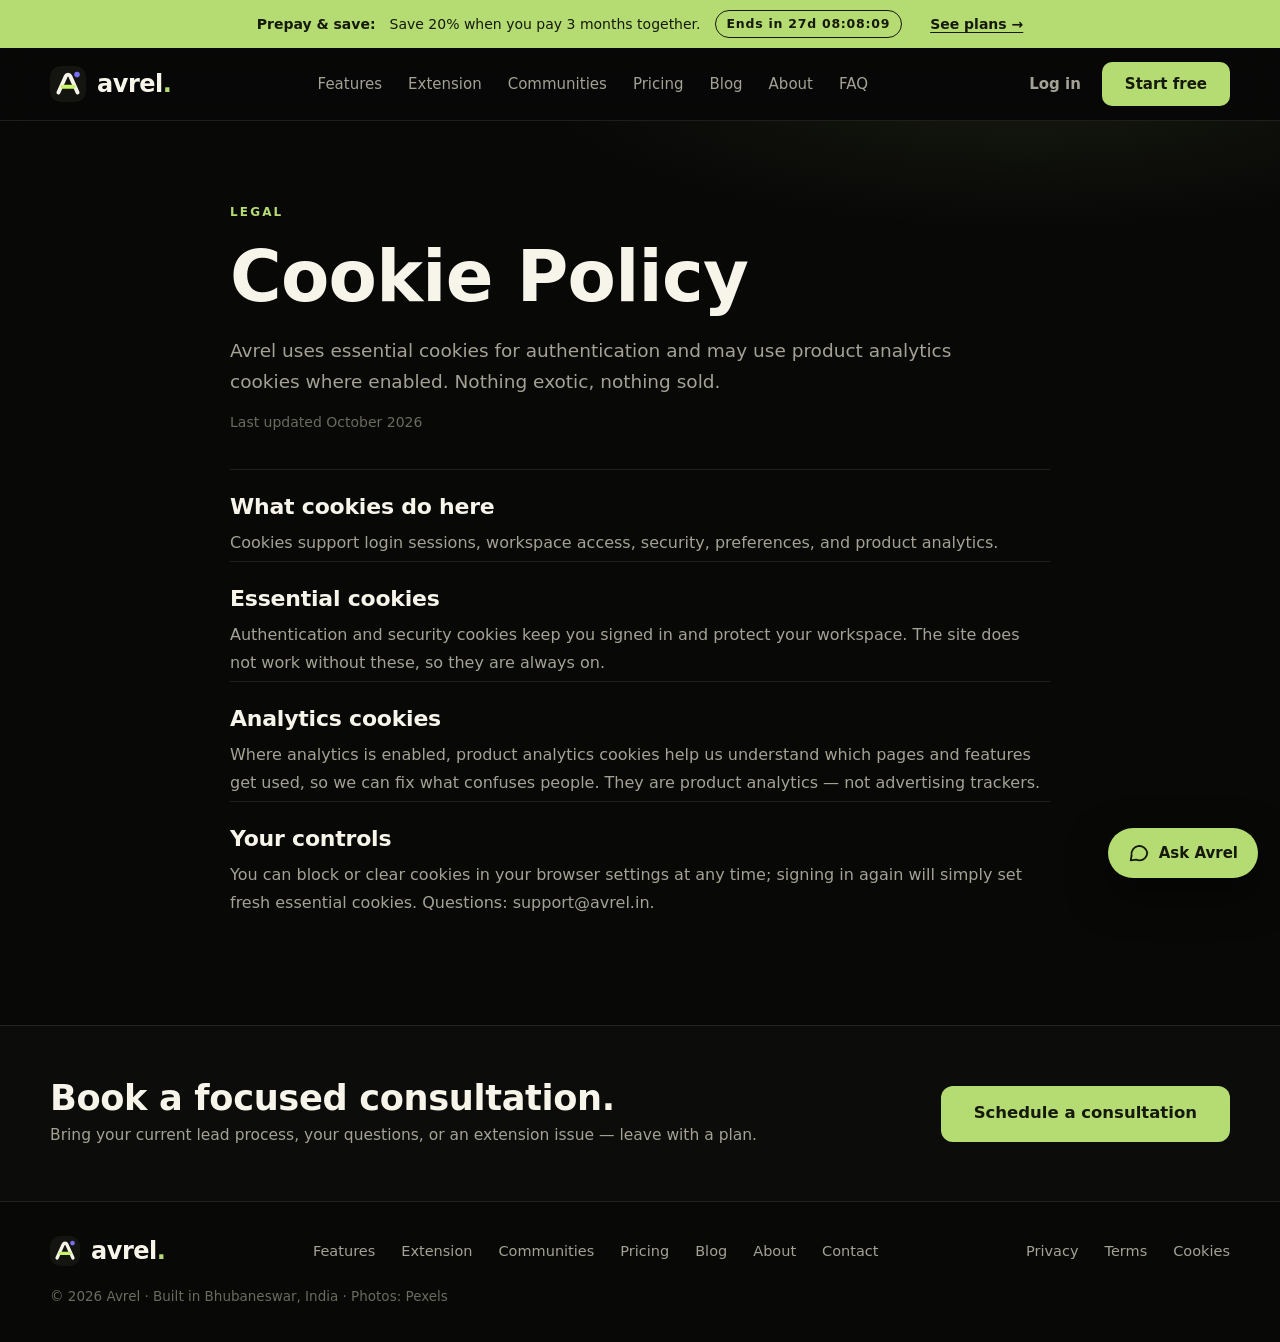
<file: cookie-policy.html>
<!DOCTYPE html>
<html lang="en">
<head>
<meta charset="UTF-8">
<meta name="viewport" content="width=device-width, initial-scale=1.0">
<title>Cookie Policy — Avrel</title>
<meta name="description" content="Essential cookies for authentication and security, product analytics where enabled, and your controls.">
<link rel="icon" href="assets/avrel-mark.svg" type="image/svg+xml">
<link href="https://api.fontshare.com/v2/css?f[]=cabinet-grotesk@500,700,800,900&f[]=satoshi@400,500,700&display=swap" rel="stylesheet">
<link rel="stylesheet" href="styles.css">
</head>
<body>
<div class="scroll-progress" id="scrollProgress" aria-hidden="true"></div>

<div class="promo-banner" role="region" aria-label="Prepay offer">
  <p><strong>Prepay &amp; save:</strong> Save 20% when you pay 3 months together.
  <span class="promo-count" id="promoCountdown">Ends soon</span></p>
  <a href="pricing.html">See plans →</a>
</div>

<header class="nav" id="top">
  <div class="wrap nav-in">
    <a class="brand" href="index.html" aria-label="Avrel home">
      <img src="assets/avrel-mark.svg" alt="" width="36" height="36">
      <span class="brand-word">avrel<i>.</i></span>
    </a>
    <nav class="nav-links" id="navLinks" aria-label="Main">
      <a href="features.html">Features</a>
      <a href="extension.html">Extension</a>
      <a href="communities.html">Communities</a>
      <a href="pricing.html">Pricing</a>
      <a href="blog.html">Blog</a>
      <a href="about.html">About</a>
      <a href="faq.html">FAQ</a>
    </nav>
    <div class="nav-cta">
      <a class="btn btn-ghost" href="https://www.avrel.in/login">Log in</a>
      <a class="btn btn-lime" href="https://www.avrel.in/signup">Start free</a>
      <button class="nav-burger" id="navBurger" aria-label="Open menu" aria-expanded="false">
        <span></span><span></span><span></span>
      </button>
    </div>
  </div>
</header>

<main>

  <section class="page-hero">
    <div class="wrap legal-wrap">
      <p class="eyebrow reveal">Legal</p>
      <h1 class="reveal">Cookie Policy</h1>
      <p class="page-sub reveal">Avrel uses essential cookies for authentication and may use product analytics cookies where enabled. Nothing exotic, nothing sold.</p>
      <p class="legal-updated">Last updated October 2026</p>
    </div>
  </section>
  <section class="section" style="padding-top:6px">
    <div class="wrap legal-wrap">
        <section class="legal-sec reveal"><h2>What cookies do here</h2><p>Cookies support login sessions, workspace access, security, preferences, and product analytics.</p></section>
        <section class="legal-sec reveal"><h2>Essential cookies</h2><p>Authentication and security cookies keep you signed in and protect your workspace. The site does not work without these, so they are always on.</p></section>
        <section class="legal-sec reveal"><h2>Analytics cookies</h2><p>Where analytics is enabled, product analytics cookies help us understand which pages and features get used, so we can fix what confuses people. They are product analytics — not advertising trackers.</p></section>
        <section class="legal-sec reveal"><h2>Your controls</h2><p>You can block or clear cookies in your browser settings at any time; signing in again will simply set fresh essential cookies. Questions: support@avrel.in.</p></section>

    </div>
  </section>

</main>

<section class="consult-band">
  <div class="wrap consult-in reveal">
    <div>
      <h2>Book a focused consultation.</h2>
      <p>Bring your current lead process, your questions, or an extension issue — leave with a plan.</p>
    </div>
    <a class="btn btn-lime btn-lg" href="https://calendly.com/lunasticgold/consultation" target="_blank" rel="noopener">Schedule a consultation</a>
  </div>
</section>

<footer class="footer">
  <div class="wrap foot-in">
    <a class="brand" href="index.html">
      <img src="assets/avrel-mark.svg" alt="" width="30" height="30">
      <span class="brand-word">avrel<i>.</i></span>
    </a>
    <nav aria-label="Footer">
      <a href="features.html">Features</a>
      <a href="extension.html">Extension</a>
      <a href="communities.html">Communities</a>
      <a href="pricing.html">Pricing</a>
      <a href="blog.html">Blog</a>
      <a href="about.html">About</a>
      <a href="contact.html">Contact</a>
    </nav>
    <nav aria-label="Legal">
      <a href="privacy.html">Privacy</a>
      <a href="terms.html">Terms</a>
      <a href="cookie-policy.html">Cookies</a>
    </nav>
    <p>© 2026 Avrel · Built in Bhubaneswar, India · Photos: Pexels</p>
  </div>
</footer>

<button class="assistant-btn" id="assistantBtn" aria-label="Open the Avrel product assistant" aria-expanded="false">
  <svg width="22" height="22" viewBox="0 0 24 24" fill="none" aria-hidden="true"><path d="M21 11.5a8.5 8.5 0 0 1-8.5 8.5c-1.3 0-2.6-.3-3.7-.8L3 20l.9-5.3A8.5 8.5 0 1 1 21 11.5Z" stroke="currentColor" stroke-width="2" stroke-linejoin="round"/></svg>
  <span>Ask Avrel</span>
</button>
<div class="assistant-panel" id="assistantPanel" hidden role="dialog" aria-label="Avrel product assistant">
  <div class="assistant-head">
    <strong>Avrel assistant</strong>
    <span>Quick answers, no waiting</span>
    <button class="assistant-close" id="assistantClose" aria-label="Close assistant">✕</button>
  </div>
  <div class="assistant-body" id="assistantBody">
    <div class="a-msg a-bot">Hi — ask me about pricing, how scanning works, safety, the free trial, or the refund guarantee. Tap a topic or type your question.</div>
  </div>
  <div class="assistant-chips" id="assistantChips">
    <button type="button" data-q="pricing">Pricing</button>
    <button type="button" data-q="scan">How scanning works</button>
    <button type="button" data-q="safe">Is it safe?</button>
    <button type="button" data-q="trial">Free trial</button>
    <button type="button" data-q="refund">Refund guarantee</button>
    <button type="button" data-q="human">Talk to a human</button>
  </div>
  <form class="assistant-form" id="assistantForm">
    <input type="text" id="assistantInput" placeholder="Type a question…" aria-label="Type a question" autocomplete="off">
    <button type="submit">Ask</button>
  </form>
</div>

<script src="script.js"></script>
</body>
</html>
</file>
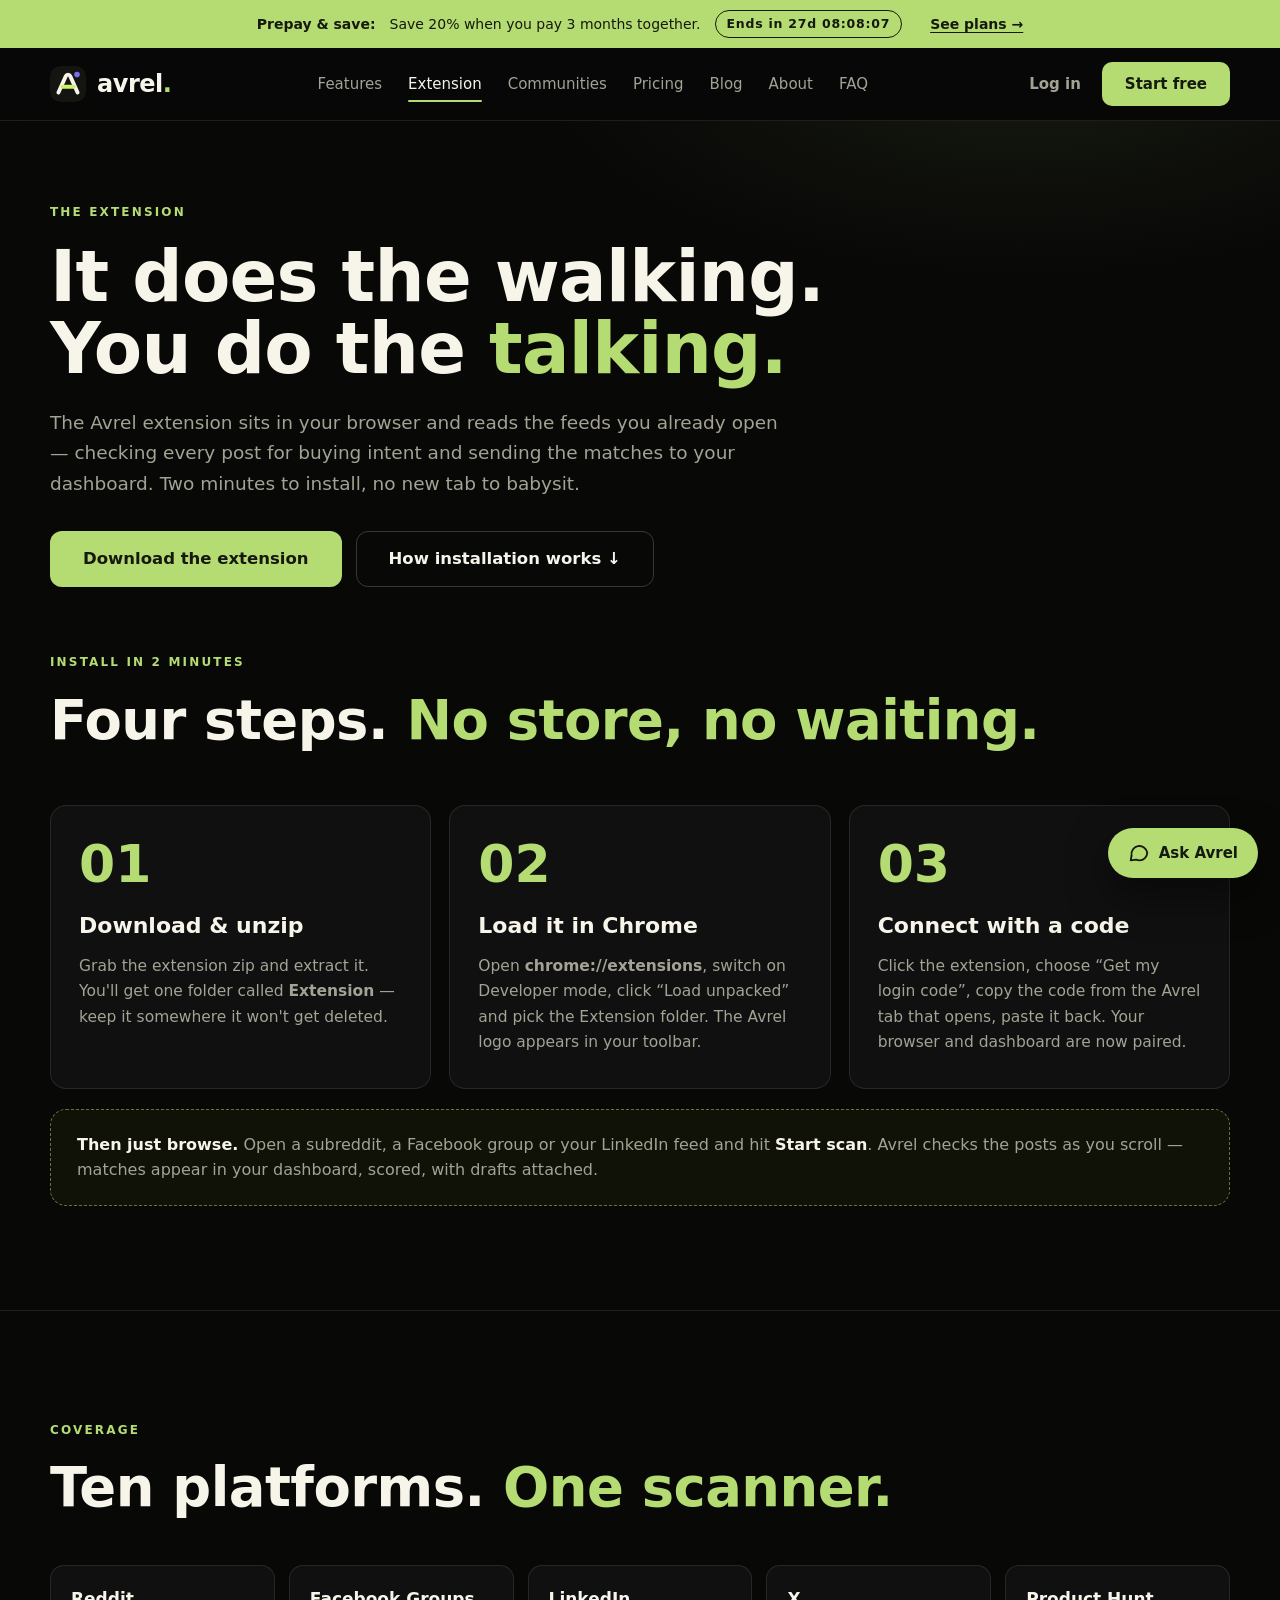
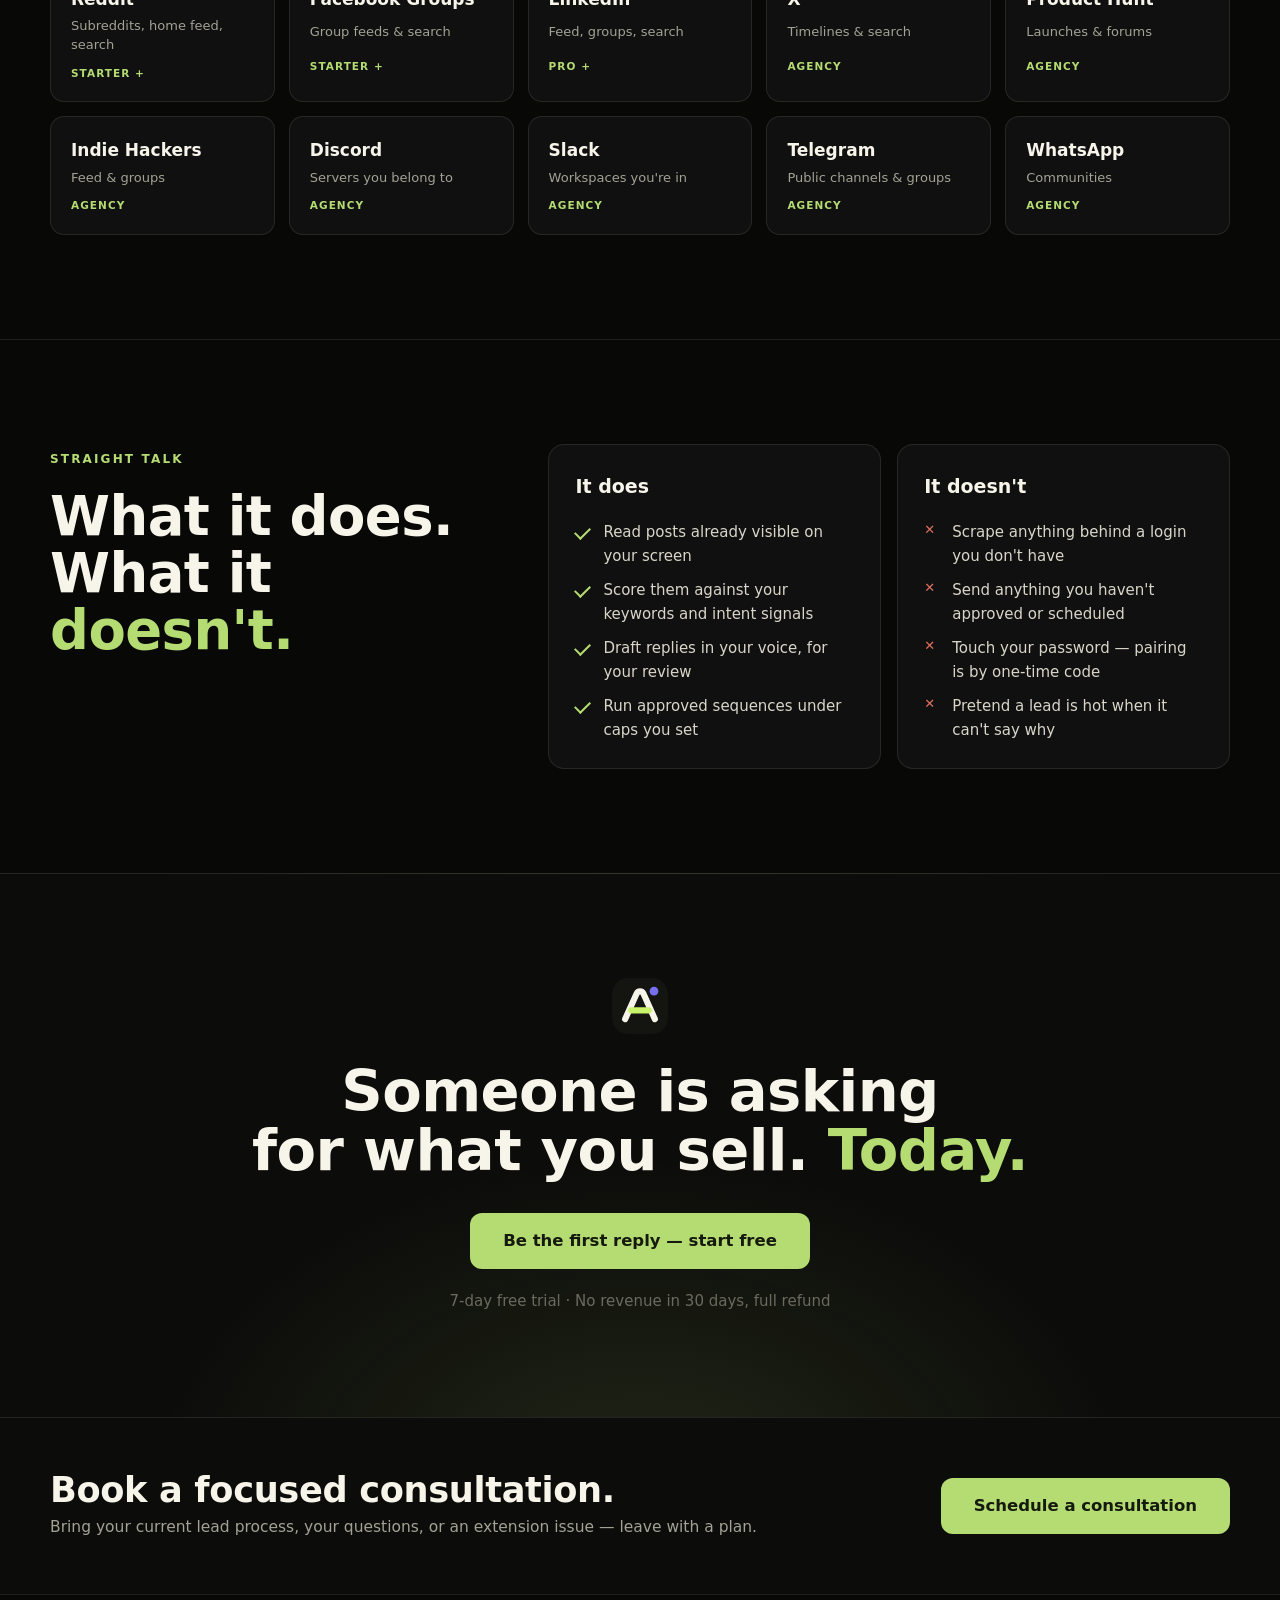
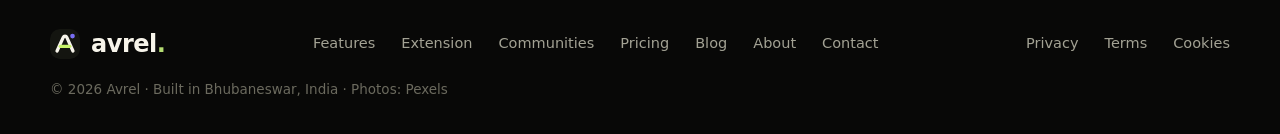
<file: extension.html>
<!DOCTYPE html>
<html lang="en">
<head>
<meta charset="UTF-8">
<meta name="viewport" content="width=device-width, initial-scale=1.0">
<title>The Extension — Avrel</title>
<meta name="description" content="Install in two minutes, connect with a code, and scan Reddit, LinkedIn, Facebook Groups and seven more platforms for buyer intent.">
<link rel="icon" href="assets/avrel-mark.svg" type="image/svg+xml">
<link href="https://api.fontshare.com/v2/css?f[]=cabinet-grotesk@500,700,800,900&f[]=satoshi@400,500,700&display=swap" rel="stylesheet">
<link rel="stylesheet" href="styles.css">
</head>
<body>
<div class="scroll-progress" id="scrollProgress" aria-hidden="true"></div>

<div class="promo-banner" role="region" aria-label="Prepay offer">
  <p><strong>Prepay &amp; save:</strong> Save 20% when you pay 3 months together.
  <span class="promo-count" id="promoCountdown">Ends soon</span></p>
  <a href="pricing.html">See plans →</a>
</div>

<header class="nav" id="top">
  <div class="wrap nav-in">
    <a class="brand" href="index.html" aria-label="Avrel home">
      <img src="assets/avrel-mark.svg" alt="" width="36" height="36">
      <span class="brand-word">avrel<i>.</i></span>
    </a>
    <nav class="nav-links" id="navLinks" aria-label="Main">
      <a href="features.html">Features</a>
      <a href="extension.html" class="active" aria-current="page">Extension</a>
      <a href="communities.html">Communities</a>
      <a href="pricing.html">Pricing</a>
      <a href="blog.html">Blog</a>
      <a href="about.html">About</a>
      <a href="faq.html">FAQ</a>
    </nav>
    <div class="nav-cta">
      <a class="btn btn-ghost" href="https://www.avrel.in/login">Log in</a>
      <a class="btn btn-lime" href="https://www.avrel.in/signup">Start free</a>
      <button class="nav-burger" id="navBurger" aria-label="Open menu" aria-expanded="false">
        <span></span><span></span><span></span>
      </button>
    </div>
  </div>
</header>

<main>

  <section class="page-hero">
    <div class="wrap">
      <p class="eyebrow reveal">The extension</p>
      <h1 class="reveal">It does the walking.<br>You do the <em>talking.</em></h1>
      <p class="page-sub reveal">The Avrel extension sits in your browser and reads the feeds you already open — checking every post for buying intent and sending the matches to your dashboard. Two minutes to install, no new tab to babysit.</p>
      <div class="hero-cta reveal">
        <a class="btn btn-lime btn-lg" href="https://www.avrel.in/downloads/Avrel.zip">Download the extension</a>
        <a class="btn btn-outline btn-lg" href="#install">How installation works ↓</a>
      </div>
    </div>
  </section>

  <section class="section" id="install" style="padding-top:30px">
    <div class="wrap">
      <p class="eyebrow reveal">Install in 2 minutes</p>
      <h2 class="reveal">Four steps. <em>No store, no waiting.</em></h2>
      <div class="steps">
        <article class="step reveal">
          <span class="step-num">01</span>
          <h3>Download &amp; unzip</h3>
          <p>Grab the extension zip and extract it. You'll get one folder called <b>Extension</b> — keep it somewhere it won't get deleted.</p>
        </article>
        <article class="step reveal">
          <span class="step-num">02</span>
          <h3>Load it in Chrome</h3>
          <p>Open <b>chrome://extensions</b>, switch on Developer mode, click “Load unpacked” and pick the Extension folder. The Avrel logo appears in your toolbar.</p>
        </article>
        <article class="step reveal">
          <span class="step-num">03</span>
          <h3>Connect with a code</h3>
          <p>Click the extension, choose “Get my login code”, copy the code from the Avrel tab that opens, paste it back. Your browser and dashboard are now paired.</p>
        </article>
      </div>
      <div class="install-note reveal">
        <strong>Then just browse.</strong> Open a subreddit, a Facebook group or your LinkedIn feed and hit <b>Start scan</b>. Avrel checks the posts as you scroll — matches appear in your dashboard, scored, with drafts attached.
      </div>
    </div>
  </section>

  <section class="section section-line">
    <div class="wrap">
      <p class="eyebrow reveal">Coverage</p>
      <h2 class="reveal">Ten platforms. <em>One scanner.</em></h2>
      <div class="plat-grid">
        <div class="plat reveal"><strong>Reddit</strong><span>Subreddits, home feed, search</span><em>Starter +</em></div>
        <div class="plat reveal"><strong>Facebook Groups</strong><span>Group feeds &amp; search</span><em>Starter +</em></div>
        <div class="plat reveal"><strong>LinkedIn</strong><span>Feed, groups, search</span><em>Pro +</em></div>
        <div class="plat reveal"><strong>X</strong><span>Timelines &amp; search</span><em>Agency</em></div>
        <div class="plat reveal"><strong>Product Hunt</strong><span>Launches &amp; forums</span><em>Agency</em></div>
        <div class="plat reveal"><strong>Indie Hackers</strong><span>Feed &amp; groups</span><em>Agency</em></div>
        <div class="plat reveal"><strong>Discord</strong><span>Servers you belong to</span><em>Agency</em></div>
        <div class="plat reveal"><strong>Slack</strong><span>Workspaces you're in</span><em>Agency</em></div>
        <div class="plat reveal"><strong>Telegram</strong><span>Public channels &amp; groups</span><em>Agency</em></div>
        <div class="plat reveal"><strong>WhatsApp</strong><span>Communities</span><em>Agency</em></div>
      </div>
    </div>
  </section>

  <section class="section section-line">
    <div class="wrap guard-grid">
      <div class="reveal">
        <p class="eyebrow">Straight talk</p>
        <h2>What it does.<br>What it <em>doesn't.</em></h2>
      </div>
      <div class="guard-cols reveal">
        <div class="guard-card">
          <h3>It does</h3>
          <ul class="tick-list">
            <li>Read posts already visible on your screen</li>
            <li>Score them against your keywords and intent signals</li>
            <li>Draft replies in your voice, for your review</li>
            <li>Run approved sequences under caps you set</li>
          </ul>
        </div>
        <div class="guard-card">
          <h3>It doesn't</h3>
          <ul class="cross-list">
            <li>Scrape anything behind a login you don't have</li>
            <li>Send anything you haven't approved or scheduled</li>
            <li>Touch your password — pairing is by one-time code</li>
            <li>Pretend a lead is hot when it can't say why</li>
          </ul>
        </div>
      </div>
    </div>
  </section>

  <section class="cta-band">
    <div class="wrap cta-in reveal">
      <img src="assets/avrel-mark.svg" alt="" width="56" height="56">
      <h2>Someone is asking<br>for what you sell. <em>Today.</em></h2>
      <a class="btn btn-lime btn-lg" href="https://www.avrel.in/signup">Be the first reply — start free</a>
      <p>7-day free trial · No revenue in 30 days, full refund</p>
    </div>
  </section>

</main>

<section class="consult-band">
  <div class="wrap consult-in reveal">
    <div>
      <h2>Book a focused consultation.</h2>
      <p>Bring your current lead process, your questions, or an extension issue — leave with a plan.</p>
    </div>
    <a class="btn btn-lime btn-lg" href="https://calendly.com/lunasticgold/consultation" target="_blank" rel="noopener">Schedule a consultation</a>
  </div>
</section>

<footer class="footer">
  <div class="wrap foot-in">
    <a class="brand" href="index.html">
      <img src="assets/avrel-mark.svg" alt="" width="30" height="30">
      <span class="brand-word">avrel<i>.</i></span>
    </a>
    <nav aria-label="Footer">
      <a href="features.html">Features</a>
      <a href="extension.html">Extension</a>
      <a href="communities.html">Communities</a>
      <a href="pricing.html">Pricing</a>
      <a href="blog.html">Blog</a>
      <a href="about.html">About</a>
      <a href="contact.html">Contact</a>
    </nav>
    <nav aria-label="Legal">
      <a href="privacy.html">Privacy</a>
      <a href="terms.html">Terms</a>
      <a href="cookie-policy.html">Cookies</a>
    </nav>
    <p>© 2026 Avrel · Built in Bhubaneswar, India · Photos: Pexels</p>
  </div>
</footer>

<button class="assistant-btn" id="assistantBtn" aria-label="Open the Avrel product assistant" aria-expanded="false">
  <svg width="22" height="22" viewBox="0 0 24 24" fill="none" aria-hidden="true"><path d="M21 11.5a8.5 8.5 0 0 1-8.5 8.5c-1.3 0-2.6-.3-3.7-.8L3 20l.9-5.3A8.5 8.5 0 1 1 21 11.5Z" stroke="currentColor" stroke-width="2" stroke-linejoin="round"/></svg>
  <span>Ask Avrel</span>
</button>
<div class="assistant-panel" id="assistantPanel" hidden role="dialog" aria-label="Avrel product assistant">
  <div class="assistant-head">
    <strong>Avrel assistant</strong>
    <span>Quick answers, no waiting</span>
    <button class="assistant-close" id="assistantClose" aria-label="Close assistant">✕</button>
  </div>
  <div class="assistant-body" id="assistantBody">
    <div class="a-msg a-bot">Hi — ask me about pricing, how scanning works, safety, the free trial, or the refund guarantee. Tap a topic or type your question.</div>
  </div>
  <div class="assistant-chips" id="assistantChips">
    <button type="button" data-q="pricing">Pricing</button>
    <button type="button" data-q="scan">How scanning works</button>
    <button type="button" data-q="safe">Is it safe?</button>
    <button type="button" data-q="trial">Free trial</button>
    <button type="button" data-q="refund">Refund guarantee</button>
    <button type="button" data-q="human">Talk to a human</button>
  </div>
  <form class="assistant-form" id="assistantForm">
    <input type="text" id="assistantInput" placeholder="Type a question…" aria-label="Type a question" autocomplete="off">
    <button type="submit">Ask</button>
  </form>
</div>

<script src="script.js"></script>
</body>
</html>
</file>
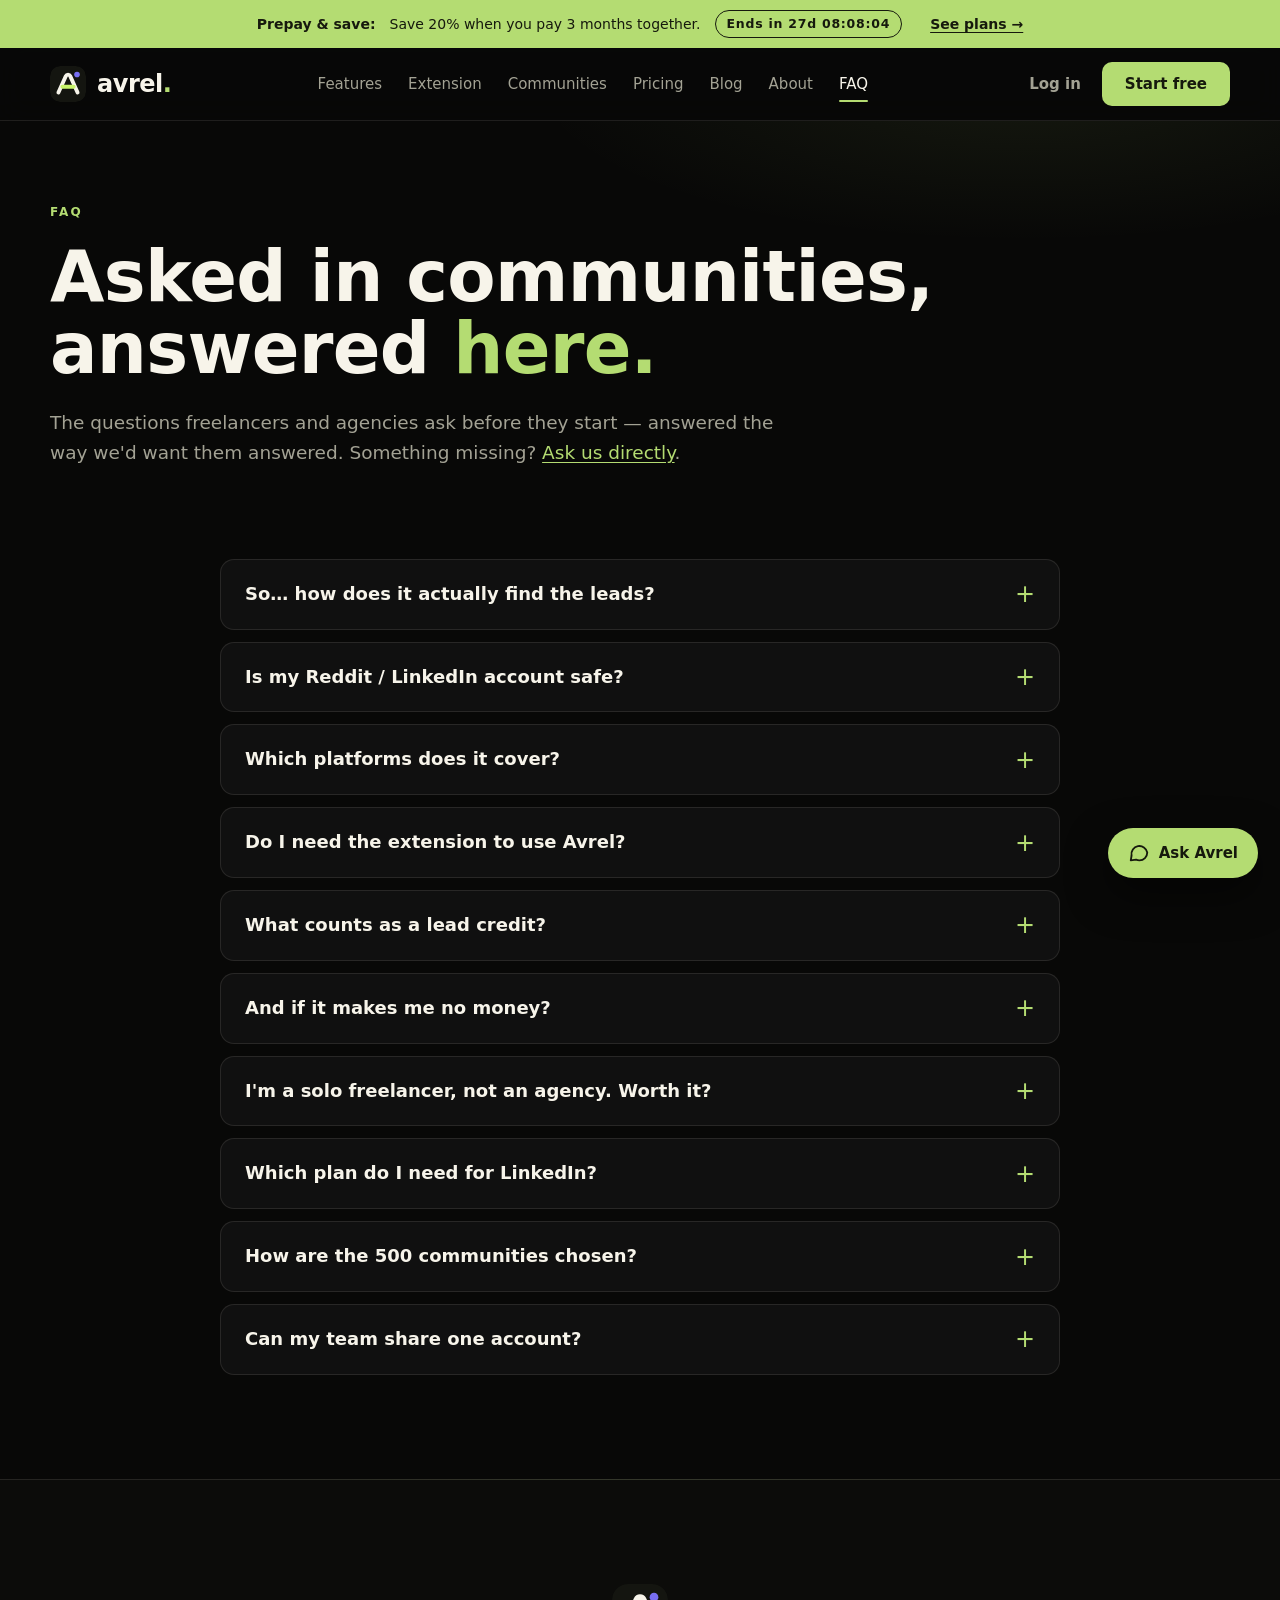
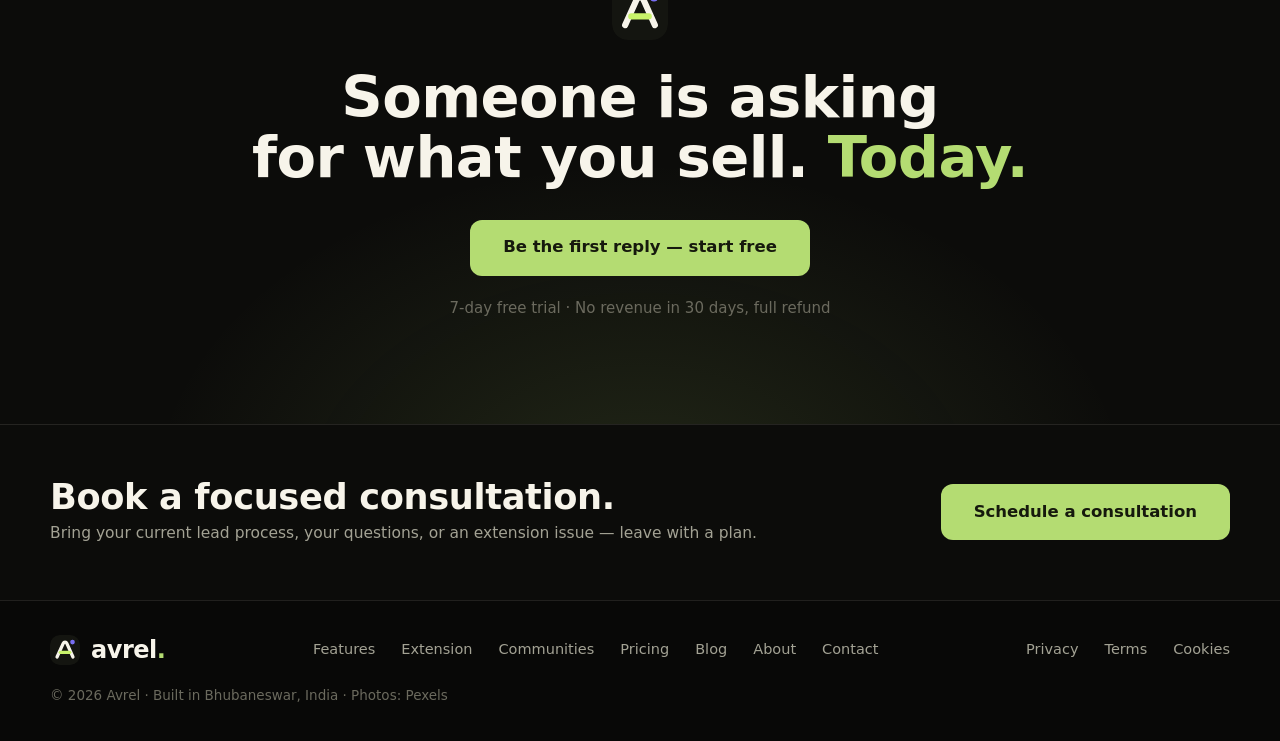
<file: faq.html>
<!DOCTYPE html>
<html lang="en">
<head>
<meta charset="UTF-8">
<meta name="viewport" content="width=device-width, initial-scale=1.0">
<title>FAQ — Avrel</title>
<meta name="description" content="How Avrel finds leads, platform coverage, account safety, credits, plans and the refund guarantee — answered plainly.">
<link rel="icon" href="assets/avrel-mark.svg" type="image/svg+xml">
<link href="https://api.fontshare.com/v2/css?f[]=cabinet-grotesk@500,700,800,900&f[]=satoshi@400,500,700&display=swap" rel="stylesheet">
<link rel="stylesheet" href="styles.css">
</head>
<body>
<div class="scroll-progress" id="scrollProgress" aria-hidden="true"></div>

<div class="promo-banner" role="region" aria-label="Prepay offer">
  <p><strong>Prepay &amp; save:</strong> Save 20% when you pay 3 months together.
  <span class="promo-count" id="promoCountdown">Ends soon</span></p>
  <a href="pricing.html">See plans →</a>
</div>

<header class="nav" id="top">
  <div class="wrap nav-in">
    <a class="brand" href="index.html" aria-label="Avrel home">
      <img src="assets/avrel-mark.svg" alt="" width="36" height="36">
      <span class="brand-word">avrel<i>.</i></span>
    </a>
    <nav class="nav-links" id="navLinks" aria-label="Main">
      <a href="features.html">Features</a>
      <a href="extension.html">Extension</a>
      <a href="communities.html">Communities</a>
      <a href="pricing.html">Pricing</a>
      <a href="blog.html">Blog</a>
      <a href="about.html">About</a>
      <a href="faq.html" class="active" aria-current="page">FAQ</a>
    </nav>
    <div class="nav-cta">
      <a class="btn btn-ghost" href="https://www.avrel.in/login">Log in</a>
      <a class="btn btn-lime" href="https://www.avrel.in/signup">Start free</a>
      <button class="nav-burger" id="navBurger" aria-label="Open menu" aria-expanded="false">
        <span></span><span></span><span></span>
      </button>
    </div>
  </div>
</header>

<main>

  <section class="page-hero">
    <div class="wrap">
      <p class="eyebrow reveal">FAQ</p>
      <h1 class="reveal">Asked in communities,<br>answered <em>here.</em></h1>
      <p class="page-sub reveal">The questions freelancers and agencies ask before they start — answered the way we'd want them answered. Something missing? <a class="text-link" href="contact.html">Ask us directly</a>.</p>
    </div>
  </section>
  <section class="section" style="padding-top:16px">
    <div class="wrap faq-wrap">
      <div class="faq-list">
        <details class="faq reveal"><summary>So… how does it actually find the leads?</summary><p>You install the Chrome extension, connect it with a one-time code, and open the communities where your buyers spend time. Avrel reads what's on your screen, checks each post against your keywords and buying-intent signals, scores the matches and parks them in your dashboard — source post attached, draft included.</p></details>
        <details class="faq reveal"><summary>Is my Reddit / LinkedIn account safe?</summary><p>Avrel reads only what's already on your screen and writes drafts for your review — nothing posts itself without your setup. Sequences, if you turn them on, run under daily caps and pacing you choose. Your accounts stay yours; the final click stays human.</p></details>
        <details class="faq reveal"><summary>Which platforms does it cover?</summary><p>Ten: Reddit, LinkedIn, Facebook Groups, X, Product Hunt, Indie Hackers, Discord, Slack, Telegram and WhatsApp Communities. Starter opens Reddit + Facebook Groups, Pro adds LinkedIn, Agency unlocks the full ten.</p></details>
        <details class="faq reveal"><summary>Do I need the extension to use Avrel?</summary><p>For scanning, yes — that's how posts get from the platforms into your dashboard. The dashboard itself (search, follow-ups, drafts, sequences) works in any browser once leads are in. Install takes about two minutes.</p></details>
        <details class="faq reveal"><summary>What counts as a lead credit?</summary><p>Credits are your monthly allowance for the work Avrel stores for you — saved leads and drafted outreach. Your plan page shows the allowance (Starter 1,000/month, Pro 5,000/month); the 7-day free trial includes 50 saved-lead and 50 draft credits so you can feel the full loop before paying.</p></details>
        <details class="faq reveal"><summary>And if it makes me no money?</summary><p>Then it costs you no money. Use it for 30 days — no revenue means a full refund, claimable within 60 days of your first payment. It's on the pricing page in big letters, on purpose.</p></details>
        <details class="faq reveal"><summary>I'm a solo freelancer, not an agency. Worth it?</summary><p>That's who Starter was built for. Your dashboard even deals communities by trade — hiring boards when you need a gig this week, founder rooms when you're building toward retainers.</p></details>
        <details class="faq reveal"><summary>Which plan do I need for LinkedIn?</summary><p>Pro and above. Starter covers Reddit and Facebook Groups — which, honestly, is where most service buyers ask first.</p></details>
        <details class="faq reveal"><summary>How are the 500 communities chosen?</summary><p>From 56,981 communities we measured: weekly visitors, weekly posts and comments, and how often buying conversations actually happen there. Dead rooms and spam farms don't make the cut, whatever their size.</p></details>
        <details class="faq reveal"><summary>Can my team share one account?</summary><p>Pro includes 3 seats and Agency is built for teams, with multiple workspaces for different clients. Each person pairs their own browser with their own code.</p></details>
      </div>
    </div>
  </section>

  <section class="cta-band">
    <div class="wrap cta-in reveal">
      <img src="assets/avrel-mark.svg" alt="" width="56" height="56">
      <h2>Someone is asking<br>for what you sell. <em>Today.</em></h2>
      <a class="btn btn-lime btn-lg" href="https://www.avrel.in/signup">Be the first reply — start free</a>
      <p>7-day free trial · No revenue in 30 days, full refund</p>
    </div>
  </section>

</main>

<section class="consult-band">
  <div class="wrap consult-in reveal">
    <div>
      <h2>Book a focused consultation.</h2>
      <p>Bring your current lead process, your questions, or an extension issue — leave with a plan.</p>
    </div>
    <a class="btn btn-lime btn-lg" href="https://calendly.com/lunasticgold/consultation" target="_blank" rel="noopener">Schedule a consultation</a>
  </div>
</section>

<footer class="footer">
  <div class="wrap foot-in">
    <a class="brand" href="index.html">
      <img src="assets/avrel-mark.svg" alt="" width="30" height="30">
      <span class="brand-word">avrel<i>.</i></span>
    </a>
    <nav aria-label="Footer">
      <a href="features.html">Features</a>
      <a href="extension.html">Extension</a>
      <a href="communities.html">Communities</a>
      <a href="pricing.html">Pricing</a>
      <a href="blog.html">Blog</a>
      <a href="about.html">About</a>
      <a href="contact.html">Contact</a>
    </nav>
    <nav aria-label="Legal">
      <a href="privacy.html">Privacy</a>
      <a href="terms.html">Terms</a>
      <a href="cookie-policy.html">Cookies</a>
    </nav>
    <p>© 2026 Avrel · Built in Bhubaneswar, India · Photos: Pexels</p>
  </div>
</footer>

<button class="assistant-btn" id="assistantBtn" aria-label="Open the Avrel product assistant" aria-expanded="false">
  <svg width="22" height="22" viewBox="0 0 24 24" fill="none" aria-hidden="true"><path d="M21 11.5a8.5 8.5 0 0 1-8.5 8.5c-1.3 0-2.6-.3-3.7-.8L3 20l.9-5.3A8.5 8.5 0 1 1 21 11.5Z" stroke="currentColor" stroke-width="2" stroke-linejoin="round"/></svg>
  <span>Ask Avrel</span>
</button>
<div class="assistant-panel" id="assistantPanel" hidden role="dialog" aria-label="Avrel product assistant">
  <div class="assistant-head">
    <strong>Avrel assistant</strong>
    <span>Quick answers, no waiting</span>
    <button class="assistant-close" id="assistantClose" aria-label="Close assistant">✕</button>
  </div>
  <div class="assistant-body" id="assistantBody">
    <div class="a-msg a-bot">Hi — ask me about pricing, how scanning works, safety, the free trial, or the refund guarantee. Tap a topic or type your question.</div>
  </div>
  <div class="assistant-chips" id="assistantChips">
    <button type="button" data-q="pricing">Pricing</button>
    <button type="button" data-q="scan">How scanning works</button>
    <button type="button" data-q="safe">Is it safe?</button>
    <button type="button" data-q="trial">Free trial</button>
    <button type="button" data-q="refund">Refund guarantee</button>
    <button type="button" data-q="human">Talk to a human</button>
  </div>
  <form class="assistant-form" id="assistantForm">
    <input type="text" id="assistantInput" placeholder="Type a question…" aria-label="Type a question" autocomplete="off">
    <button type="submit">Ask</button>
  </form>
</div>

<script src="script.js"></script>
</body>
</html>
</file>
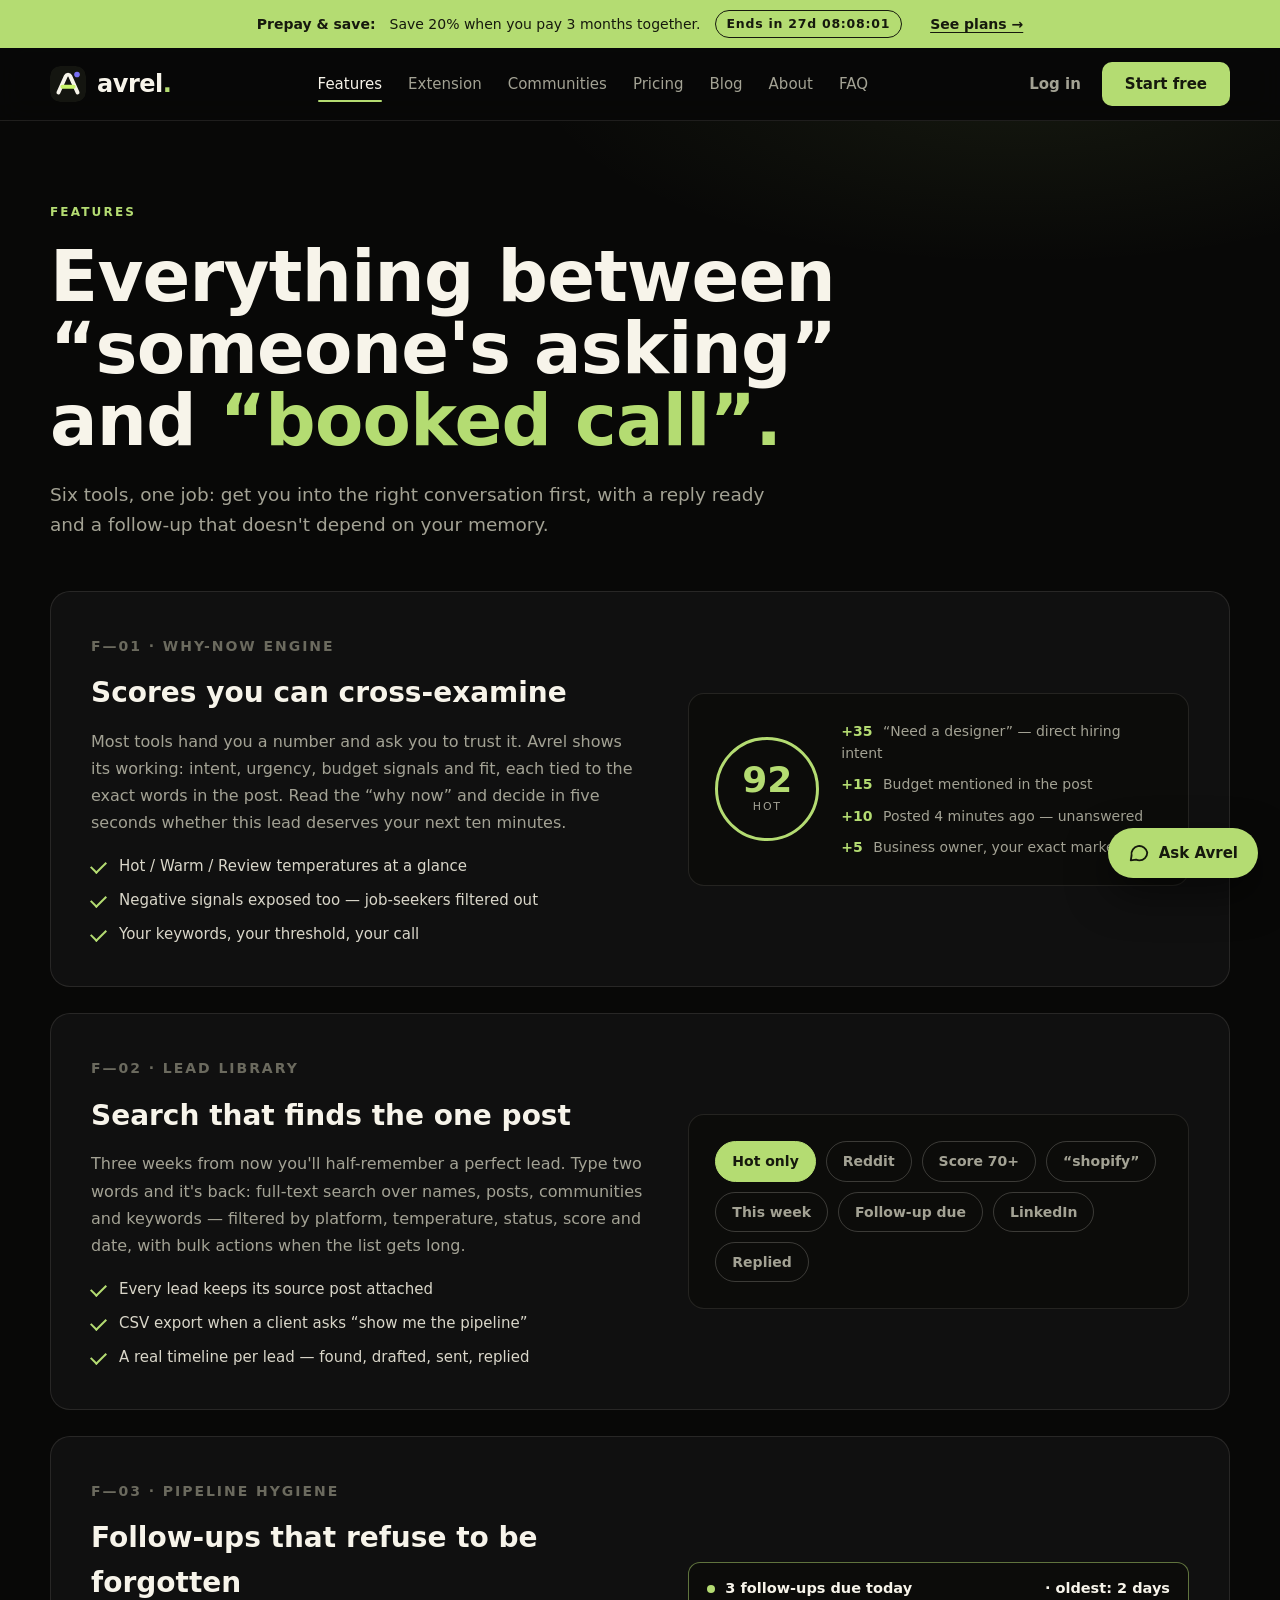
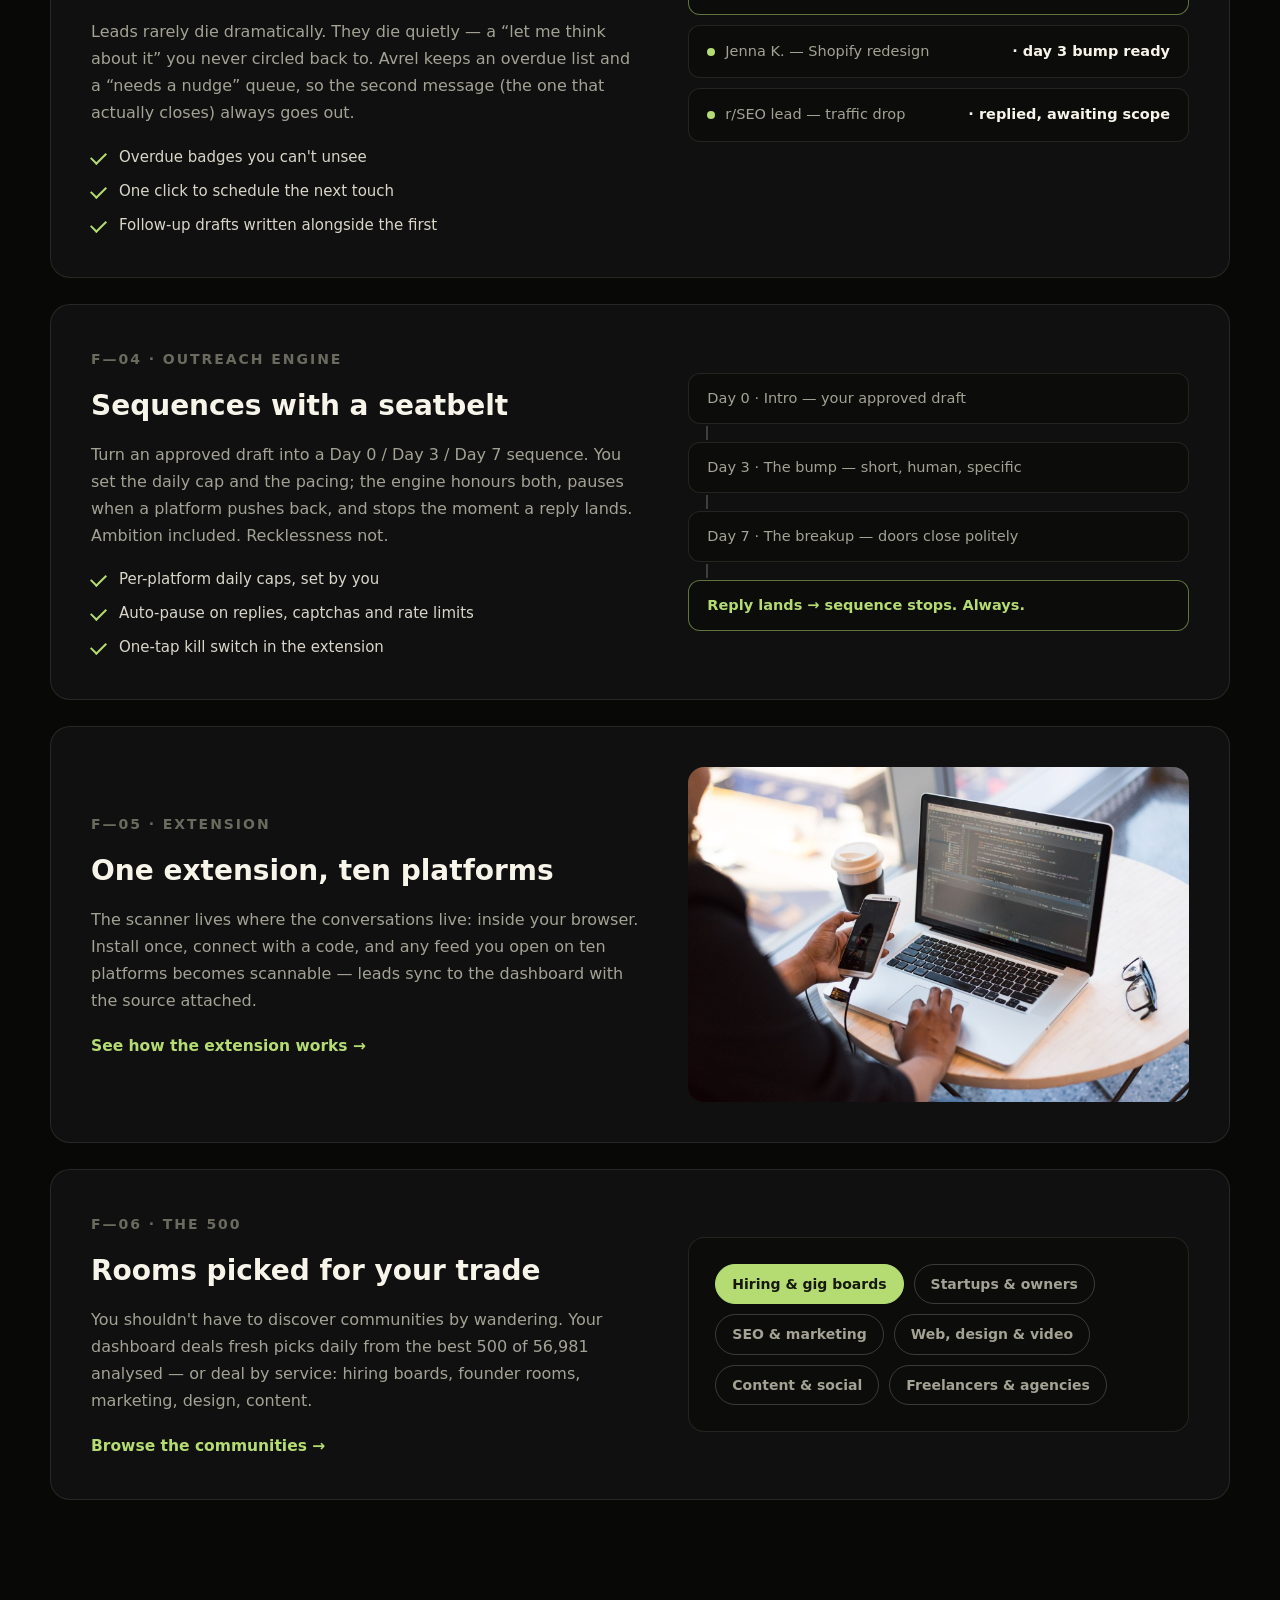
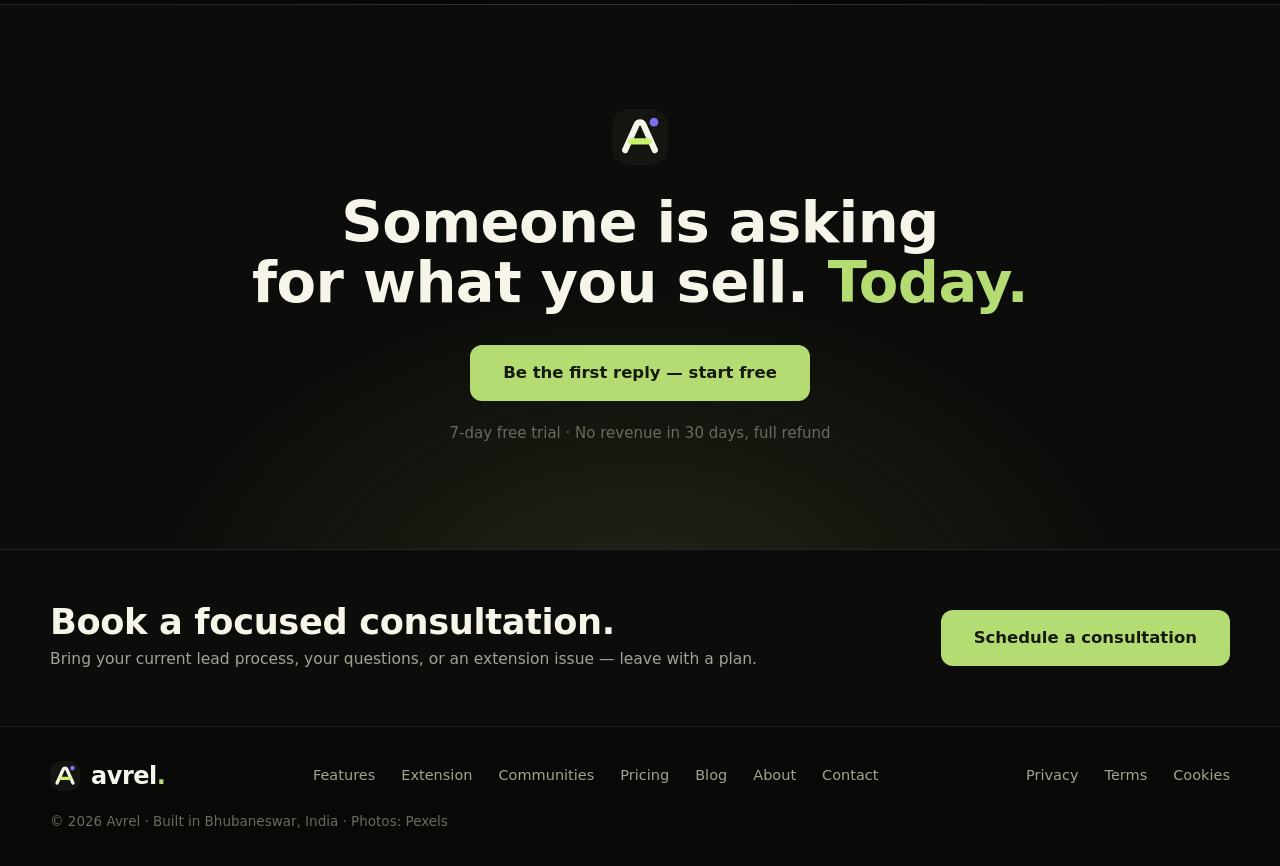
<file: features.html>
<!DOCTYPE html>
<html lang="en">
<head>
<meta charset="UTF-8">
<meta name="viewport" content="width=device-width, initial-scale=1.0">
<title>Features — Avrel</title>
<meta name="description" content="Scoring you can cross-examine, a follow-up queue that won't let leads die, sequences with a seatbelt, one extension for ten platforms.">
<link rel="icon" href="assets/avrel-mark.svg" type="image/svg+xml">
<link href="https://api.fontshare.com/v2/css?f[]=cabinet-grotesk@500,700,800,900&f[]=satoshi@400,500,700&display=swap" rel="stylesheet">
<link rel="stylesheet" href="styles.css">
</head>
<body>
<div class="scroll-progress" id="scrollProgress" aria-hidden="true"></div>

<div class="promo-banner" role="region" aria-label="Prepay offer">
  <p><strong>Prepay &amp; save:</strong> Save 20% when you pay 3 months together.
  <span class="promo-count" id="promoCountdown">Ends soon</span></p>
  <a href="pricing.html">See plans →</a>
</div>

<header class="nav" id="top">
  <div class="wrap nav-in">
    <a class="brand" href="index.html" aria-label="Avrel home">
      <img src="assets/avrel-mark.svg" alt="" width="36" height="36">
      <span class="brand-word">avrel<i>.</i></span>
    </a>
    <nav class="nav-links" id="navLinks" aria-label="Main">
      <a href="features.html" class="active" aria-current="page">Features</a>
      <a href="extension.html">Extension</a>
      <a href="communities.html">Communities</a>
      <a href="pricing.html">Pricing</a>
      <a href="blog.html">Blog</a>
      <a href="about.html">About</a>
      <a href="faq.html">FAQ</a>
    </nav>
    <div class="nav-cta">
      <a class="btn btn-ghost" href="https://www.avrel.in/login">Log in</a>
      <a class="btn btn-lime" href="https://www.avrel.in/signup">Start free</a>
      <button class="nav-burger" id="navBurger" aria-label="Open menu" aria-expanded="false">
        <span></span><span></span><span></span>
      </button>
    </div>
  </div>
</header>

<main>

  <section class="page-hero">
    <div class="wrap">
      <p class="eyebrow reveal">Features</p>
      <h1 class="reveal">Everything between “someone's asking”<br>and <em>“booked call”.</em></h1>
      <p class="page-sub reveal">Six tools, one job: get you into the right conversation first, with a reply ready and a follow-up that doesn't depend on your memory.</p>
    </div>
  </section>

  <section class="section" style="padding-top:20px">
    <div class="wrap feat-rows">

      <article class="feat-row reveal">
        <div class="feat-copy">
          <span class="spec-no">F—01 · WHY-NOW ENGINE</span>
          <h3>Scores you can cross-examine</h3>
          <p>Most tools hand you a number and ask you to trust it. Avrel shows its working: intent, urgency, budget signals and fit, each tied to the exact words in the post. Read the “why now” and decide in five seconds whether this lead deserves your next ten minutes.</p>
          <ul class="tick-list">
            <li>Hot / Warm / Review temperatures at a glance</li>
            <li>Negative signals exposed too — job-seekers filtered out</li>
            <li>Your keywords, your threshold, your call</li>
          </ul>
        </div>
        <div class="feat-visual">
          <div class="score-demo">
            <div class="score-ring"><strong>92</strong><span>Hot</span></div>
            <ul class="score-reasons">
              <li><b>+35</b> “Need a designer” — direct hiring intent</li>
              <li><b>+15</b> Budget mentioned in the post</li>
              <li><b>+10</b> Posted 4 minutes ago — unanswered</li>
              <li><b>+5</b> Business owner, your exact market</li>
            </ul>
          </div>
        </div>
      </article>

      <article class="feat-row feat-flip reveal">
        <div class="feat-copy">
          <span class="spec-no">F—02 · LEAD LIBRARY</span>
          <h3>Search that finds the one post</h3>
          <p>Three weeks from now you'll half-remember a perfect lead. Type two words and it's back: full-text search over names, posts, communities and keywords — filtered by platform, temperature, status, score and date, with bulk actions when the list gets long.</p>
          <ul class="tick-list">
            <li>Every lead keeps its source post attached</li>
            <li>CSV export when a client asks “show me the pipeline”</li>
            <li>A real timeline per lead — found, drafted, sent, replied</li>
          </ul>
        </div>
        <div class="feat-visual">
          <div class="chip-cloud">
            <span class="f-chip is-on">Hot only</span><span class="f-chip">Reddit</span><span class="f-chip">Score 70+</span><span class="f-chip">“shopify”</span><span class="f-chip">This week</span><span class="f-chip">Follow-up due</span><span class="f-chip">LinkedIn</span><span class="f-chip">Replied</span>
          </div>
        </div>
      </article>

      <article class="feat-row reveal">
        <div class="feat-copy">
          <span class="spec-no">F—03 · PIPELINE HYGIENE</span>
          <h3>Follow-ups that refuse to be forgotten</h3>
          <p>Leads rarely die dramatically. They die quietly — a “let me think about it” you never circled back to. Avrel keeps an overdue list and a “needs a nudge” queue, so the second message (the one that actually closes) always goes out.</p>
          <ul class="tick-list">
            <li>Overdue badges you can't unsee</li>
            <li>One click to schedule the next touch</li>
            <li>Follow-up drafts written alongside the first</li>
          </ul>
        </div>
        <div class="feat-visual">
          <div class="nudge big"><span class="nudge-dot"></span> 3 follow-ups due today <b>· oldest: 2 days</b></div>
          <div class="nudge"><span class="nudge-dot"></span> Jenna K. — Shopify redesign <b>· day 3 bump ready</b></div>
          <div class="nudge"><span class="nudge-dot"></span> r/SEO lead — traffic drop <b>· replied, awaiting scope</b></div>
        </div>
      </article>

      <article class="feat-row feat-flip reveal">
        <div class="feat-copy">
          <span class="spec-no">F—04 · OUTREACH ENGINE</span>
          <h3>Sequences with a seatbelt</h3>
          <p>Turn an approved draft into a Day 0 / Day 3 / Day 7 sequence. You set the daily cap and the pacing; the engine honours both, pauses when a platform pushes back, and stops the moment a reply lands. Ambition included. Recklessness not.</p>
          <ul class="tick-list">
            <li>Per-platform daily caps, set by you</li>
            <li>Auto-pause on replies, captchas and rate limits</li>
            <li>One-tap kill switch in the extension</li>
          </ul>
        </div>
        <div class="feat-visual">
          <div class="seq seq-vertical">
            <span>Day 0 · Intro — your approved draft</span><i></i>
            <span>Day 3 · The bump — short, human, specific</span><i></i>
            <span>Day 7 · The breakup — doors close politely</span><i></i>
            <span class="seq-stop">Reply lands → sequence stops. Always.</span>
          </div>
        </div>
      </article>

      <article class="feat-row reveal">
        <div class="feat-copy">
          <span class="spec-no">F—05 · EXTENSION</span>
          <h3>One extension, ten platforms</h3>
          <p>The scanner lives where the conversations live: inside your browser. Install once, connect with a code, and any feed you open on ten platforms becomes scannable — leads sync to the dashboard with the source attached.</p>
          <a class="cell-link" href="extension.html">See how the extension works →</a>
        </div>
        <div class="feat-visual feat-photo">
          <img src="assets/photo-1181244.jpg" alt="Working from a café table with a laptop and phone" loading="lazy">
        </div>
      </article>

      <article class="feat-row feat-flip reveal">
        <div class="feat-copy">
          <span class="spec-no">F—06 · THE 500</span>
          <h3>Rooms picked for your trade</h3>
          <p>You shouldn't have to discover communities by wandering. Your dashboard deals fresh picks daily from the best 500 of 56,981 analysed — or deal by service: hiring boards, founder rooms, marketing, design, content.</p>
          <a class="cell-link" href="communities.html">Browse the communities →</a>
        </div>
        <div class="feat-visual">
          <div class="chip-cloud">
            <span class="f-chip is-on">Hiring &amp; gig boards</span><span class="f-chip">Startups &amp; owners</span><span class="f-chip">SEO &amp; marketing</span><span class="f-chip">Web, design &amp; video</span><span class="f-chip">Content &amp; social</span><span class="f-chip">Freelancers &amp; agencies</span>
          </div>
        </div>
      </article>

    </div>
  </section>

  <section class="cta-band">
    <div class="wrap cta-in reveal">
      <img src="assets/avrel-mark.svg" alt="" width="56" height="56">
      <h2>Someone is asking<br>for what you sell. <em>Today.</em></h2>
      <a class="btn btn-lime btn-lg" href="https://www.avrel.in/signup">Be the first reply — start free</a>
      <p>7-day free trial · No revenue in 30 days, full refund</p>
    </div>
  </section>

</main>

<section class="consult-band">
  <div class="wrap consult-in reveal">
    <div>
      <h2>Book a focused consultation.</h2>
      <p>Bring your current lead process, your questions, or an extension issue — leave with a plan.</p>
    </div>
    <a class="btn btn-lime btn-lg" href="https://calendly.com/lunasticgold/consultation" target="_blank" rel="noopener">Schedule a consultation</a>
  </div>
</section>

<footer class="footer">
  <div class="wrap foot-in">
    <a class="brand" href="index.html">
      <img src="assets/avrel-mark.svg" alt="" width="30" height="30">
      <span class="brand-word">avrel<i>.</i></span>
    </a>
    <nav aria-label="Footer">
      <a href="features.html">Features</a>
      <a href="extension.html">Extension</a>
      <a href="communities.html">Communities</a>
      <a href="pricing.html">Pricing</a>
      <a href="blog.html">Blog</a>
      <a href="about.html">About</a>
      <a href="contact.html">Contact</a>
    </nav>
    <nav aria-label="Legal">
      <a href="privacy.html">Privacy</a>
      <a href="terms.html">Terms</a>
      <a href="cookie-policy.html">Cookies</a>
    </nav>
    <p>© 2026 Avrel · Built in Bhubaneswar, India · Photos: Pexels</p>
  </div>
</footer>

<button class="assistant-btn" id="assistantBtn" aria-label="Open the Avrel product assistant" aria-expanded="false">
  <svg width="22" height="22" viewBox="0 0 24 24" fill="none" aria-hidden="true"><path d="M21 11.5a8.5 8.5 0 0 1-8.5 8.5c-1.3 0-2.6-.3-3.7-.8L3 20l.9-5.3A8.5 8.5 0 1 1 21 11.5Z" stroke="currentColor" stroke-width="2" stroke-linejoin="round"/></svg>
  <span>Ask Avrel</span>
</button>
<div class="assistant-panel" id="assistantPanel" hidden role="dialog" aria-label="Avrel product assistant">
  <div class="assistant-head">
    <strong>Avrel assistant</strong>
    <span>Quick answers, no waiting</span>
    <button class="assistant-close" id="assistantClose" aria-label="Close assistant">✕</button>
  </div>
  <div class="assistant-body" id="assistantBody">
    <div class="a-msg a-bot">Hi — ask me about pricing, how scanning works, safety, the free trial, or the refund guarantee. Tap a topic or type your question.</div>
  </div>
  <div class="assistant-chips" id="assistantChips">
    <button type="button" data-q="pricing">Pricing</button>
    <button type="button" data-q="scan">How scanning works</button>
    <button type="button" data-q="safe">Is it safe?</button>
    <button type="button" data-q="trial">Free trial</button>
    <button type="button" data-q="refund">Refund guarantee</button>
    <button type="button" data-q="human">Talk to a human</button>
  </div>
  <form class="assistant-form" id="assistantForm">
    <input type="text" id="assistantInput" placeholder="Type a question…" aria-label="Type a question" autocomplete="off">
    <button type="submit">Ask</button>
  </form>
</div>

<script src="script.js"></script>
</body>
</html>
</file>
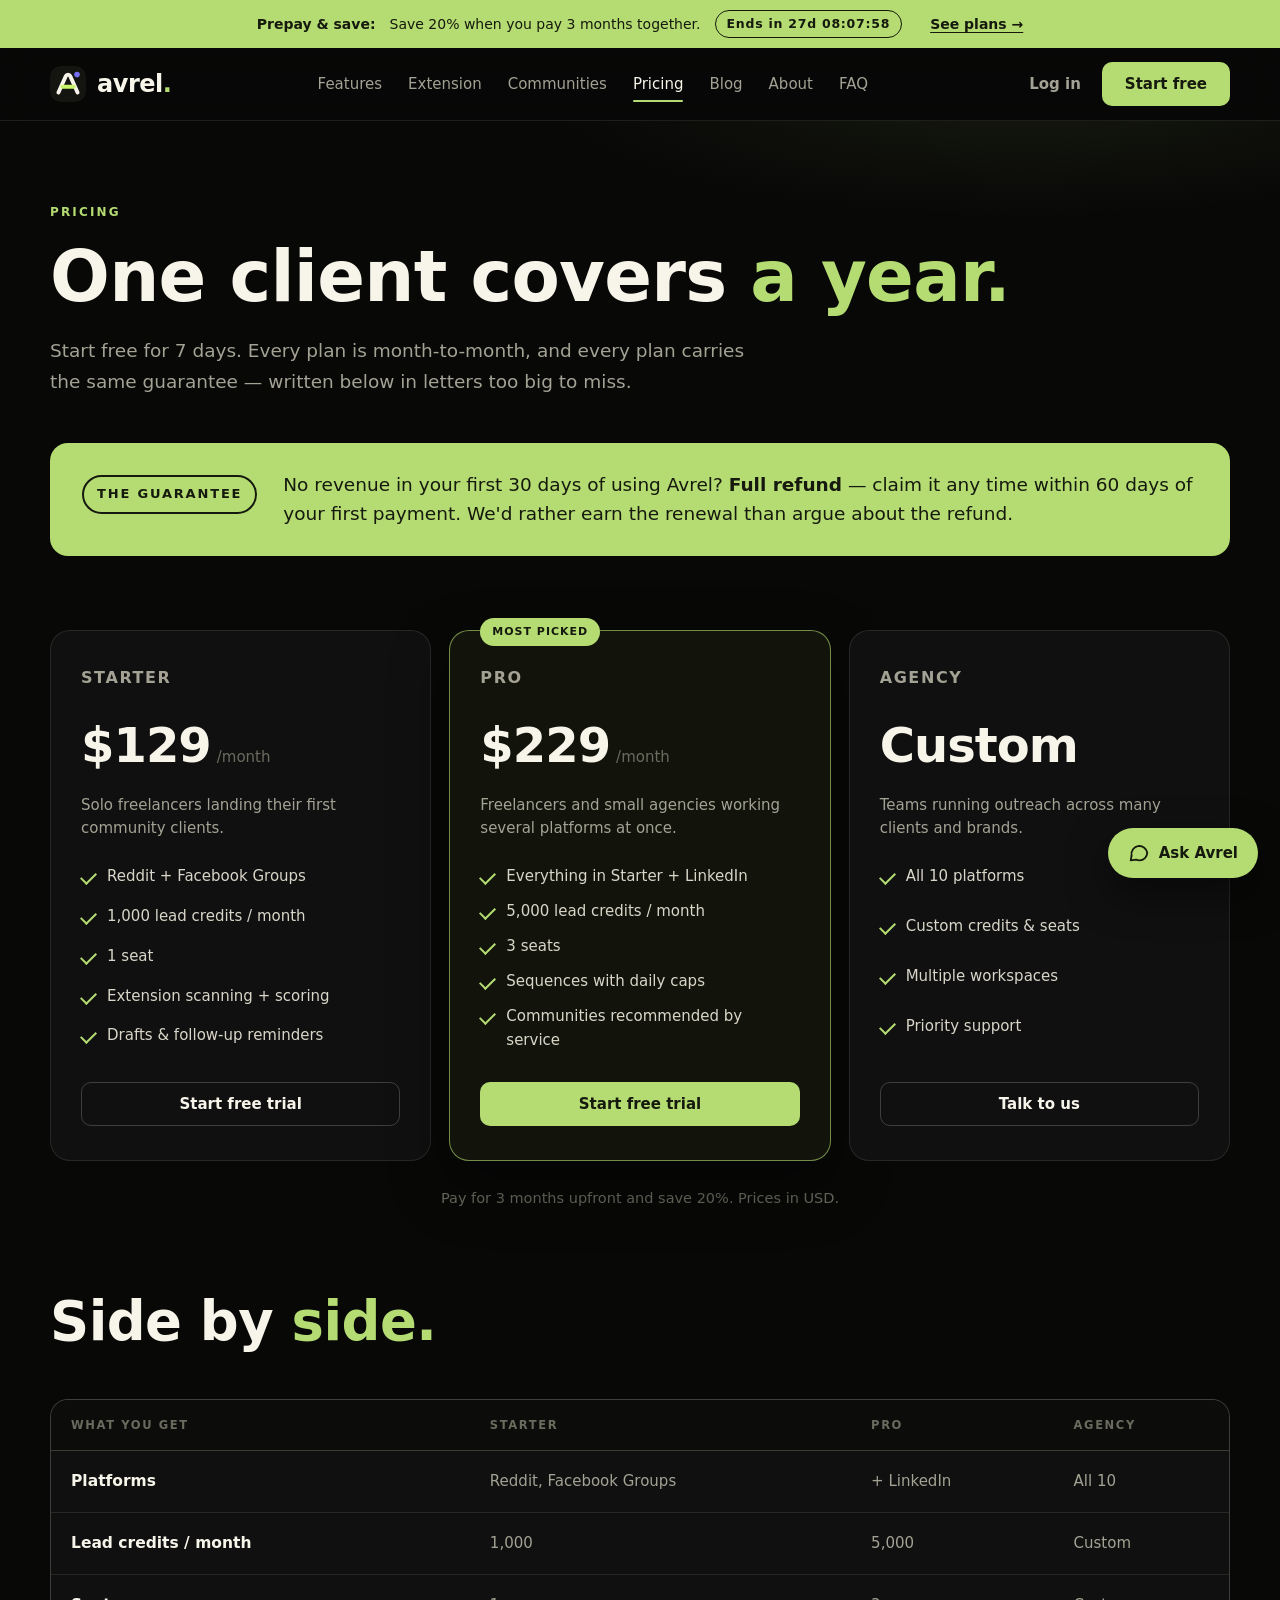
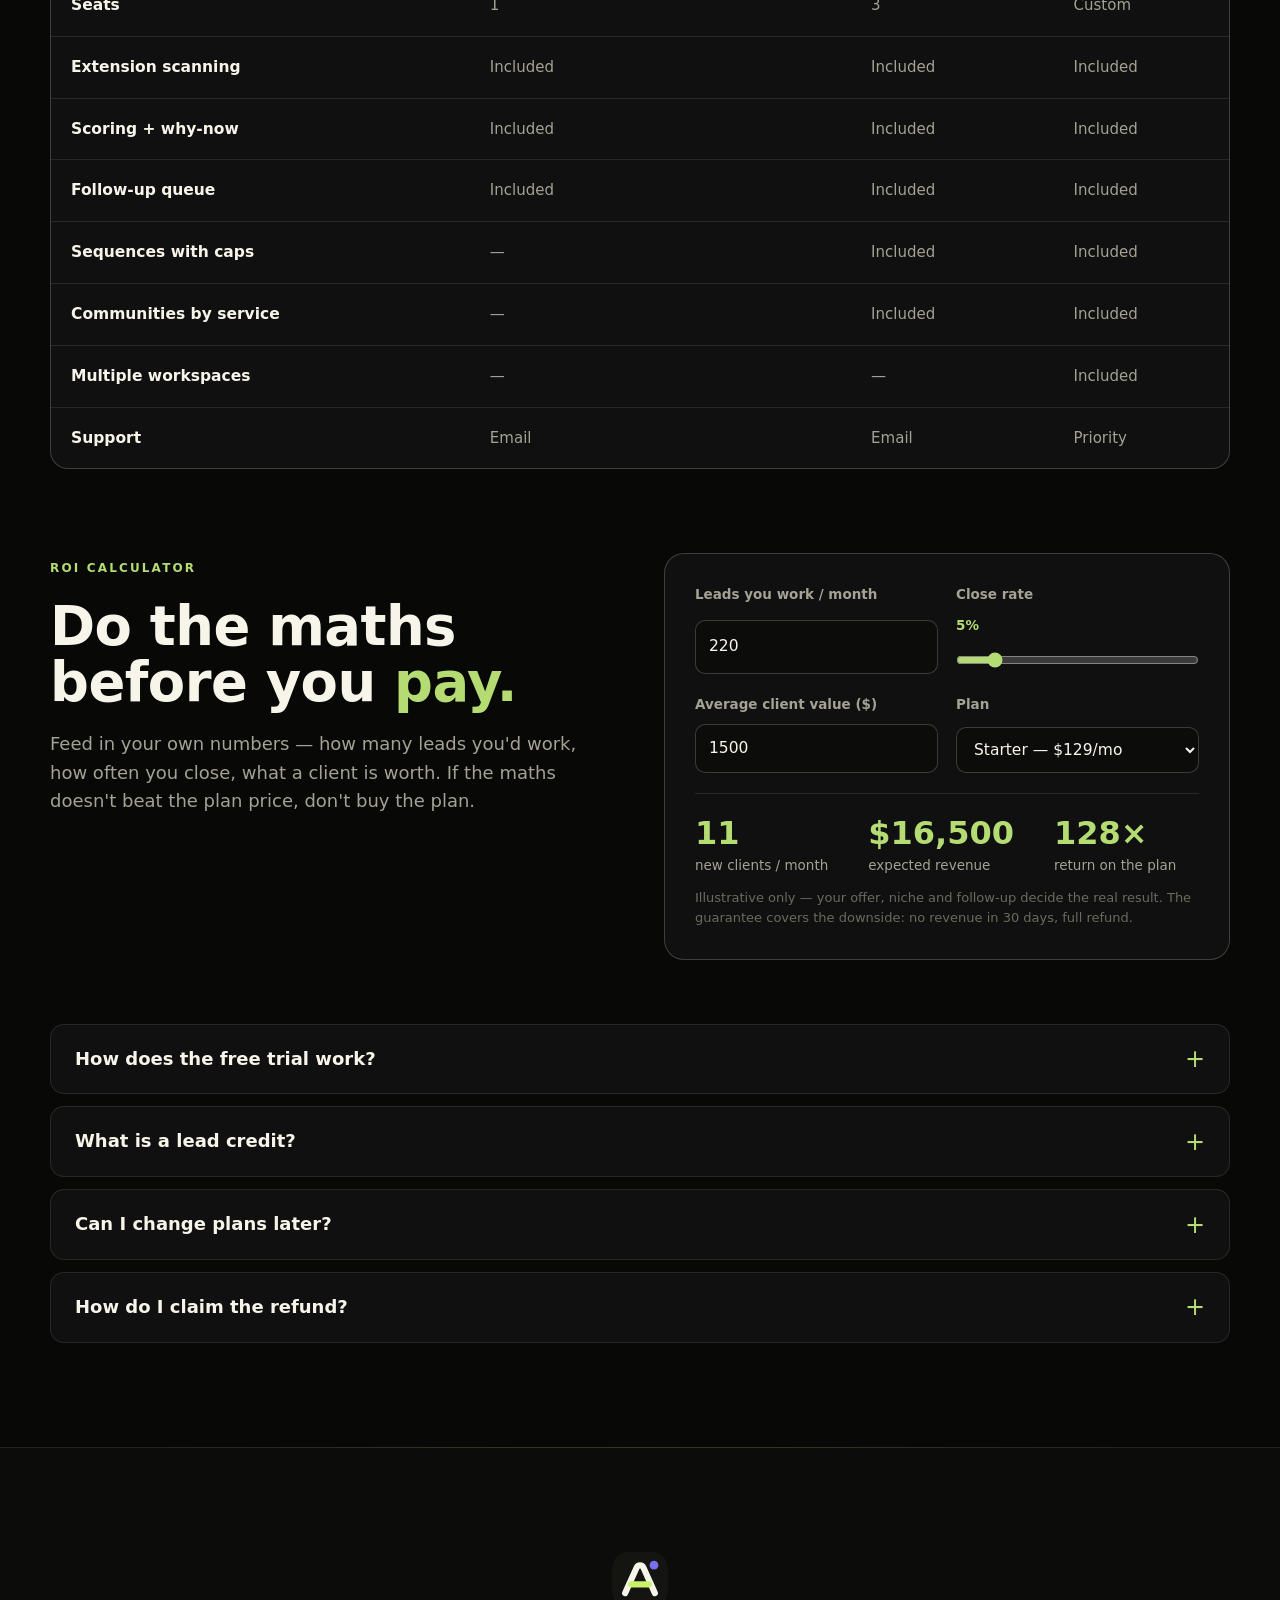
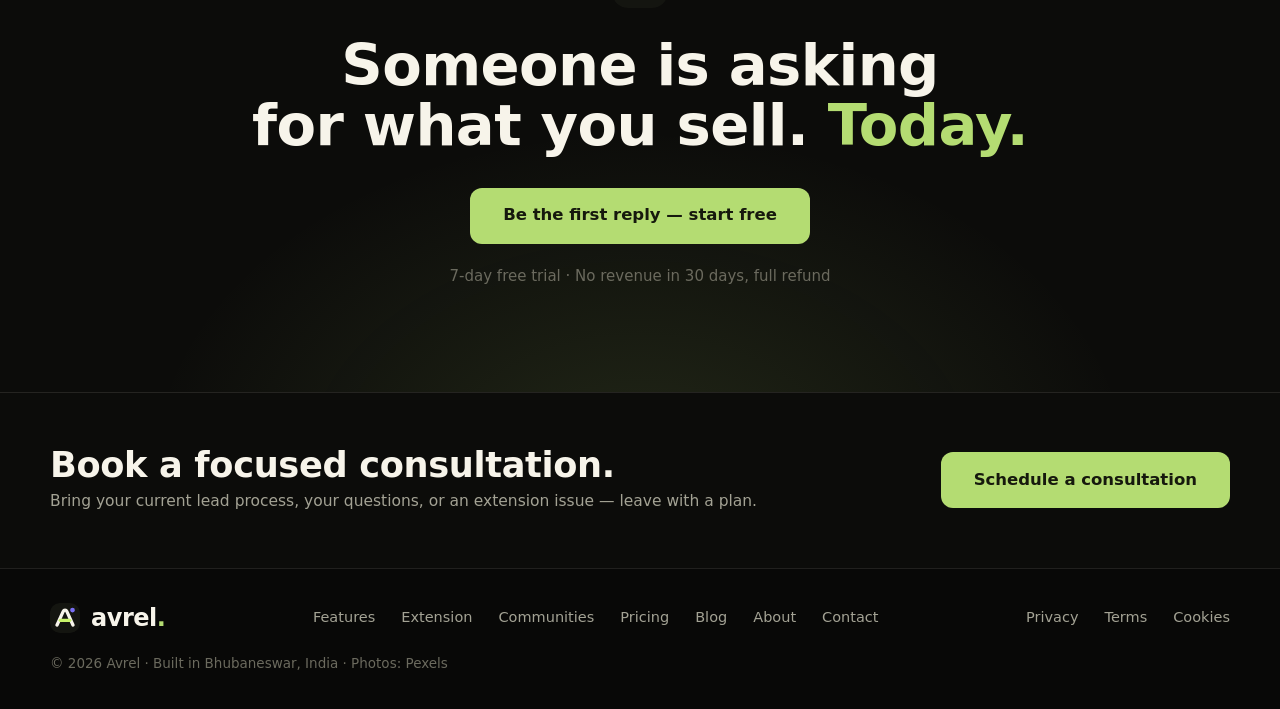
<file: pricing.html>
<!DOCTYPE html>
<html lang="en">
<head>
<meta charset="UTF-8">
<meta name="viewport" content="width=device-width, initial-scale=1.0">
<title>Pricing — Avrel</title>
<meta name="description" content="Starter $129, Pro $229, Agency custom. 7-day free trial and a 30-day no-revenue full-refund guarantee on every plan.">
<link rel="icon" href="assets/avrel-mark.svg" type="image/svg+xml">
<link href="https://api.fontshare.com/v2/css?f[]=cabinet-grotesk@500,700,800,900&f[]=satoshi@400,500,700&display=swap" rel="stylesheet">
<link rel="stylesheet" href="styles.css">
</head>
<body>
<div class="scroll-progress" id="scrollProgress" aria-hidden="true"></div>

<div class="promo-banner" role="region" aria-label="Prepay offer">
  <p><strong>Prepay &amp; save:</strong> Save 20% when you pay 3 months together.
  <span class="promo-count" id="promoCountdown">Ends soon</span></p>
  <a href="pricing.html">See plans →</a>
</div>

<header class="nav" id="top">
  <div class="wrap nav-in">
    <a class="brand" href="index.html" aria-label="Avrel home">
      <img src="assets/avrel-mark.svg" alt="" width="36" height="36">
      <span class="brand-word">avrel<i>.</i></span>
    </a>
    <nav class="nav-links" id="navLinks" aria-label="Main">
      <a href="features.html">Features</a>
      <a href="extension.html">Extension</a>
      <a href="communities.html">Communities</a>
      <a href="pricing.html" class="active" aria-current="page">Pricing</a>
      <a href="blog.html">Blog</a>
      <a href="about.html">About</a>
      <a href="faq.html">FAQ</a>
    </nav>
    <div class="nav-cta">
      <a class="btn btn-ghost" href="https://www.avrel.in/login">Log in</a>
      <a class="btn btn-lime" href="https://www.avrel.in/signup">Start free</a>
      <button class="nav-burger" id="navBurger" aria-label="Open menu" aria-expanded="false">
        <span></span><span></span><span></span>
      </button>
    </div>
  </div>
</header>

<main>

  <section class="page-hero">
    <div class="wrap">
      <p class="eyebrow reveal">Pricing</p>
      <h1 class="reveal">One client covers <em>a year.</em></h1>
      <p class="page-sub reveal">Start free for 7 days. Every plan is month-to-month, and every plan carries the same guarantee — written below in letters too big to miss.</p>
    </div>
  </section>

  <section class="section" style="padding-top:16px">
    <div class="wrap">
      <div class="guarantee reveal">
        <span class="g-mark">THE GUARANTEE</span>
        <p>No revenue in your first 30 days of using Avrel? <strong>Full refund</strong> — claim it any time within 60 days of your first payment. We'd rather earn the renewal than argue about the refund.</p>
      </div>

      <div class="pricing-grid">
        <article class="price-card reveal">
          <h3>Starter</h3>
          <p class="price"><strong>$129</strong><span>/month</span></p>
          <p class="price-for">Solo freelancers landing their first community clients.</p>
          <ul>
            <li>Reddit + Facebook Groups</li>
            <li>1,000 lead credits / month</li>
            <li>1 seat</li>
            <li>Extension scanning + scoring</li>
            <li>Drafts &amp; follow-up reminders</li>
          </ul>
          <a class="btn btn-outline w-full" href="https://www.avrel.in/signup">Start free trial</a>
        </article>
        <article class="price-card price-featured reveal">
          <span class="price-badge">Most picked</span>
          <h3>Pro</h3>
          <p class="price"><strong>$229</strong><span>/month</span></p>
          <p class="price-for">Freelancers and small agencies working several platforms at once.</p>
          <ul>
            <li>Everything in Starter + LinkedIn</li>
            <li>5,000 lead credits / month</li>
            <li>3 seats</li>
            <li>Sequences with daily caps</li>
            <li>Communities recommended by service</li>
          </ul>
          <a class="btn btn-lime w-full" href="https://www.avrel.in/signup">Start free trial</a>
        </article>
        <article class="price-card reveal">
          <h3>Agency</h3>
          <p class="price"><strong>Custom</strong></p>
          <p class="price-for">Teams running outreach across many clients and brands.</p>
          <ul>
            <li>All 10 platforms</li>
            <li>Custom credits &amp; seats</li>
            <li>Multiple workspaces</li>
            <li>Priority support</li>
          </ul>
          <a class="btn btn-outline w-full" href="contact.html">Talk to us</a>
        </article>
      </div>
      <p class="pricing-note reveal">Pay for 3 months upfront and save 20%. Prices in USD.</p>

      <h2 class="reveal" style="margin-top:84px">Side by <em>side.</em></h2>
      <div class="table-wrap reveal">
        <table class="comm-table compare-table">
          <thead><tr><th>What you get</th><th>Starter</th><th>Pro</th><th>Agency</th></tr></thead>
          <tbody>
            <tr><td><strong>Platforms</strong></td><td>Reddit, Facebook Groups</td><td>+ LinkedIn</td><td>All 10</td></tr>
            <tr><td><strong>Lead credits / month</strong></td><td>1,000</td><td>5,000</td><td>Custom</td></tr>
            <tr><td><strong>Seats</strong></td><td>1</td><td>3</td><td>Custom</td></tr>
            <tr><td><strong>Extension scanning</strong></td><td>Included</td><td>Included</td><td>Included</td></tr>
            <tr><td><strong>Scoring + why-now</strong></td><td>Included</td><td>Included</td><td>Included</td></tr>
            <tr><td><strong>Follow-up queue</strong></td><td>Included</td><td>Included</td><td>Included</td></tr>
            <tr><td><strong>Sequences with caps</strong></td><td>—</td><td>Included</td><td>Included</td></tr>
            <tr><td><strong>Communities by service</strong></td><td>—</td><td>Included</td><td>Included</td></tr>
            <tr><td><strong>Multiple workspaces</strong></td><td>—</td><td>—</td><td>Included</td></tr>
            <tr><td><strong>Support</strong></td><td>Email</td><td>Email</td><td>Priority</td></tr>
          </tbody>
        </table>
      </div>

      <div class="calc-wrap roi-wrap reveal">
        <div>
          <p class="eyebrow">ROI calculator</p>
          <h2>Do the maths<br>before you <em>pay.</em></h2>
          <p class="section-sub">Feed in your own numbers — how many leads you'd work, how often you close, what a client is worth. If the maths doesn't beat the plan price, don't buy the plan.</p>
        </div>
        <div class="calc-card" id="roiCalc">
          <div class="roi-grid">
            <label class="calc-label">Leads you work / month
              <input type="number" id="roiLeads" value="220" min="0" step="10">
            </label>
            <label class="calc-label">Close rate <strong id="roiRateOut">5%</strong>
              <input type="range" id="roiRate" min="1" max="30" step="1" value="5" aria-label="Close rate percent">
            </label>
            <label class="calc-label">Average client value ($)
              <input type="number" id="roiValue" value="1500" min="0" step="50">
            </label>
            <label class="calc-label">Plan
              <select id="roiPlan">
                <option value="129" selected>Starter — $129/mo</option>
                <option value="229">Pro — $229/mo</option>
              </select>
            </label>
          </div>
          <div class="calc-outputs">
            <div><strong id="roiClients">11</strong><span>new clients / month</span></div>
            <div><strong id="roiRevenue">$16,500</strong><span>expected revenue</span></div>
            <div><strong id="roiMultiple">128×</strong><span>return on the plan</span></div>
          </div>
          <p class="calc-note">Illustrative only — your offer, niche and follow-up decide the real result. The guarantee covers the downside: no revenue in 30 days, full refund.</p>
        </div>
      </div>

      <div class="faq-list" style="margin-top:64px">
        <details class="faq reveal">
          <summary>How does the free trial work?</summary>
          <p>Seven days free: one platform, 50 saved-lead credits and 50 draft credits — enough to run the full loop from scan to reply. No sales call required to start, and if you later pay and see no revenue in 30 days, the guarantee has you covered anyway.</p>
        </details>
        <details class="faq reveal">
          <summary>What is a lead credit?</summary>
          <p>One credit covers one lead saved to your dashboard (or one drafted outreach) in a month. Scanning and reading posts is unlimited — credits only count the leads you keep.</p>
        </details>
        <details class="faq reveal">
          <summary>Can I change plans later?</summary>
          <p>Yes — upgrade when you need LinkedIn, more credits or more seats; downgrade when a project ends. Changes apply from the next billing cycle.</p>
        </details>
        <details class="faq reveal">
          <summary>How do I claim the refund?</summary>
          <p>Email support within 60 days of your first payment, after at least 30 days of use, and say the words. We process it — no exit interview, no forms in triplicate.</p>
        </details>
      </div>
    </div>
  </section>

  <section class="cta-band">
    <div class="wrap cta-in reveal">
      <img src="assets/avrel-mark.svg" alt="" width="56" height="56">
      <h2>Someone is asking<br>for what you sell. <em>Today.</em></h2>
      <a class="btn btn-lime btn-lg" href="https://www.avrel.in/signup">Be the first reply — start free</a>
      <p>7-day free trial · No revenue in 30 days, full refund</p>
    </div>
  </section>

</main>

<section class="consult-band">
  <div class="wrap consult-in reveal">
    <div>
      <h2>Book a focused consultation.</h2>
      <p>Bring your current lead process, your questions, or an extension issue — leave with a plan.</p>
    </div>
    <a class="btn btn-lime btn-lg" href="https://calendly.com/lunasticgold/consultation" target="_blank" rel="noopener">Schedule a consultation</a>
  </div>
</section>

<footer class="footer">
  <div class="wrap foot-in">
    <a class="brand" href="index.html">
      <img src="assets/avrel-mark.svg" alt="" width="30" height="30">
      <span class="brand-word">avrel<i>.</i></span>
    </a>
    <nav aria-label="Footer">
      <a href="features.html">Features</a>
      <a href="extension.html">Extension</a>
      <a href="communities.html">Communities</a>
      <a href="pricing.html">Pricing</a>
      <a href="blog.html">Blog</a>
      <a href="about.html">About</a>
      <a href="contact.html">Contact</a>
    </nav>
    <nav aria-label="Legal">
      <a href="privacy.html">Privacy</a>
      <a href="terms.html">Terms</a>
      <a href="cookie-policy.html">Cookies</a>
    </nav>
    <p>© 2026 Avrel · Built in Bhubaneswar, India · Photos: Pexels</p>
  </div>
</footer>

<button class="assistant-btn" id="assistantBtn" aria-label="Open the Avrel product assistant" aria-expanded="false">
  <svg width="22" height="22" viewBox="0 0 24 24" fill="none" aria-hidden="true"><path d="M21 11.5a8.5 8.5 0 0 1-8.5 8.5c-1.3 0-2.6-.3-3.7-.8L3 20l.9-5.3A8.5 8.5 0 1 1 21 11.5Z" stroke="currentColor" stroke-width="2" stroke-linejoin="round"/></svg>
  <span>Ask Avrel</span>
</button>
<div class="assistant-panel" id="assistantPanel" hidden role="dialog" aria-label="Avrel product assistant">
  <div class="assistant-head">
    <strong>Avrel assistant</strong>
    <span>Quick answers, no waiting</span>
    <button class="assistant-close" id="assistantClose" aria-label="Close assistant">✕</button>
  </div>
  <div class="assistant-body" id="assistantBody">
    <div class="a-msg a-bot">Hi — ask me about pricing, how scanning works, safety, the free trial, or the refund guarantee. Tap a topic or type your question.</div>
  </div>
  <div class="assistant-chips" id="assistantChips">
    <button type="button" data-q="pricing">Pricing</button>
    <button type="button" data-q="scan">How scanning works</button>
    <button type="button" data-q="safe">Is it safe?</button>
    <button type="button" data-q="trial">Free trial</button>
    <button type="button" data-q="refund">Refund guarantee</button>
    <button type="button" data-q="human">Talk to a human</button>
  </div>
  <form class="assistant-form" id="assistantForm">
    <input type="text" id="assistantInput" placeholder="Type a question…" aria-label="Type a question" autocomplete="off">
    <button type="submit">Ask</button>
  </form>
</div>

<script src="script.js"></script>
</body>
</html>
</file>
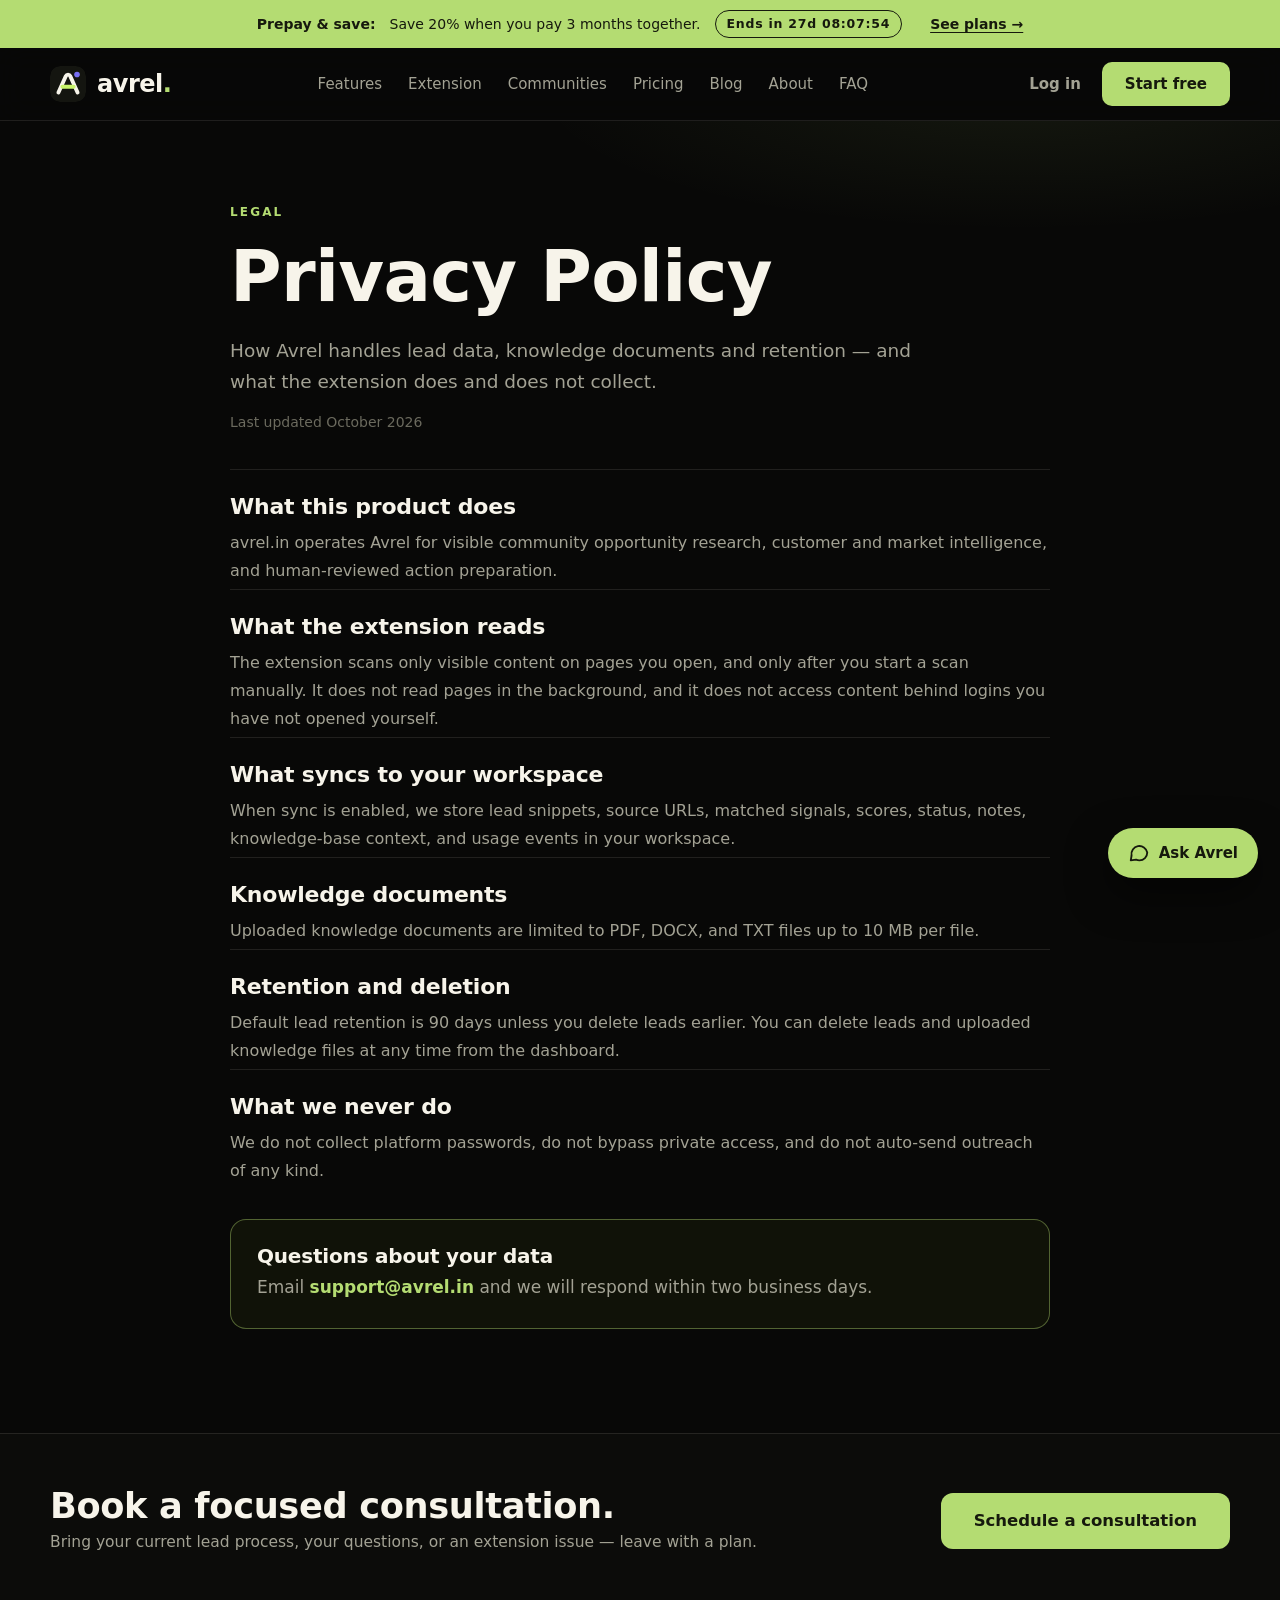
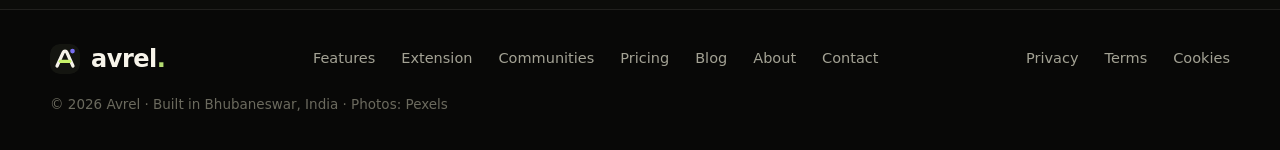
<file: privacy.html>
<!DOCTYPE html>
<html lang="en">
<head>
<meta charset="UTF-8">
<meta name="viewport" content="width=device-width, initial-scale=1.0">
<title>Privacy Policy — Avrel</title>
<meta name="description" content="How Avrel handles lead data, knowledge documents, retention, and what the extension does and does not collect.">
<link rel="icon" href="assets/avrel-mark.svg" type="image/svg+xml">
<link href="https://api.fontshare.com/v2/css?f[]=cabinet-grotesk@500,700,800,900&f[]=satoshi@400,500,700&display=swap" rel="stylesheet">
<link rel="stylesheet" href="styles.css">
</head>
<body>
<div class="scroll-progress" id="scrollProgress" aria-hidden="true"></div>

<div class="promo-banner" role="region" aria-label="Prepay offer">
  <p><strong>Prepay &amp; save:</strong> Save 20% when you pay 3 months together.
  <span class="promo-count" id="promoCountdown">Ends soon</span></p>
  <a href="pricing.html">See plans →</a>
</div>

<header class="nav" id="top">
  <div class="wrap nav-in">
    <a class="brand" href="index.html" aria-label="Avrel home">
      <img src="assets/avrel-mark.svg" alt="" width="36" height="36">
      <span class="brand-word">avrel<i>.</i></span>
    </a>
    <nav class="nav-links" id="navLinks" aria-label="Main">
      <a href="features.html">Features</a>
      <a href="extension.html">Extension</a>
      <a href="communities.html">Communities</a>
      <a href="pricing.html">Pricing</a>
      <a href="blog.html">Blog</a>
      <a href="about.html">About</a>
      <a href="faq.html">FAQ</a>
    </nav>
    <div class="nav-cta">
      <a class="btn btn-ghost" href="https://www.avrel.in/login">Log in</a>
      <a class="btn btn-lime" href="https://www.avrel.in/signup">Start free</a>
      <button class="nav-burger" id="navBurger" aria-label="Open menu" aria-expanded="false">
        <span></span><span></span><span></span>
      </button>
    </div>
  </div>
</header>

<main>

  <section class="page-hero">
    <div class="wrap legal-wrap">
      <p class="eyebrow reveal">Legal</p>
      <h1 class="reveal">Privacy Policy</h1>
      <p class="page-sub reveal">How Avrel handles lead data, knowledge documents and retention — and what the extension does and does not collect.</p>
      <p class="legal-updated">Last updated October 2026</p>
    </div>
  </section>
  <section class="section" style="padding-top:6px">
    <div class="wrap legal-wrap">
        <section class="legal-sec reveal"><h2>What this product does</h2><p>avrel.in operates Avrel for visible community opportunity research, customer and market intelligence, and human-reviewed action preparation.</p></section>
        <section class="legal-sec reveal"><h2>What the extension reads</h2><p>The extension scans only visible content on pages you open, and only after you start a scan manually. It does not read pages in the background, and it does not access content behind logins you have not opened yourself.</p></section>
        <section class="legal-sec reveal"><h2>What syncs to your workspace</h2><p>When sync is enabled, we store lead snippets, source URLs, matched signals, scores, status, notes, knowledge-base context, and usage events in your workspace.</p></section>
        <section class="legal-sec reveal"><h2>Knowledge documents</h2><p>Uploaded knowledge documents are limited to PDF, DOCX, and TXT files up to 10 MB per file.</p></section>
        <section class="legal-sec reveal"><h2>Retention and deletion</h2><p>Default lead retention is 90 days unless you delete leads earlier. You can delete leads and uploaded knowledge files at any time from the dashboard.</p></section>
        <section class="legal-sec reveal"><h2>What we never do</h2><p>We do not collect platform passwords, do not bypass private access, and do not auto-send outreach of any kind.</p></section>
      <div class="legal-card reveal">
        <h2>Questions about your data</h2>
        <p>Email <a href="mailto:support@avrel.in">support@avrel.in</a> and we will respond within two business days.</p>
      </div>
    </div>
  </section>

</main>

<section class="consult-band">
  <div class="wrap consult-in reveal">
    <div>
      <h2>Book a focused consultation.</h2>
      <p>Bring your current lead process, your questions, or an extension issue — leave with a plan.</p>
    </div>
    <a class="btn btn-lime btn-lg" href="https://calendly.com/lunasticgold/consultation" target="_blank" rel="noopener">Schedule a consultation</a>
  </div>
</section>

<footer class="footer">
  <div class="wrap foot-in">
    <a class="brand" href="index.html">
      <img src="assets/avrel-mark.svg" alt="" width="30" height="30">
      <span class="brand-word">avrel<i>.</i></span>
    </a>
    <nav aria-label="Footer">
      <a href="features.html">Features</a>
      <a href="extension.html">Extension</a>
      <a href="communities.html">Communities</a>
      <a href="pricing.html">Pricing</a>
      <a href="blog.html">Blog</a>
      <a href="about.html">About</a>
      <a href="contact.html">Contact</a>
    </nav>
    <nav aria-label="Legal">
      <a href="privacy.html">Privacy</a>
      <a href="terms.html">Terms</a>
      <a href="cookie-policy.html">Cookies</a>
    </nav>
    <p>© 2026 Avrel · Built in Bhubaneswar, India · Photos: Pexels</p>
  </div>
</footer>

<button class="assistant-btn" id="assistantBtn" aria-label="Open the Avrel product assistant" aria-expanded="false">
  <svg width="22" height="22" viewBox="0 0 24 24" fill="none" aria-hidden="true"><path d="M21 11.5a8.5 8.5 0 0 1-8.5 8.5c-1.3 0-2.6-.3-3.7-.8L3 20l.9-5.3A8.5 8.5 0 1 1 21 11.5Z" stroke="currentColor" stroke-width="2" stroke-linejoin="round"/></svg>
  <span>Ask Avrel</span>
</button>
<div class="assistant-panel" id="assistantPanel" hidden role="dialog" aria-label="Avrel product assistant">
  <div class="assistant-head">
    <strong>Avrel assistant</strong>
    <span>Quick answers, no waiting</span>
    <button class="assistant-close" id="assistantClose" aria-label="Close assistant">✕</button>
  </div>
  <div class="assistant-body" id="assistantBody">
    <div class="a-msg a-bot">Hi — ask me about pricing, how scanning works, safety, the free trial, or the refund guarantee. Tap a topic or type your question.</div>
  </div>
  <div class="assistant-chips" id="assistantChips">
    <button type="button" data-q="pricing">Pricing</button>
    <button type="button" data-q="scan">How scanning works</button>
    <button type="button" data-q="safe">Is it safe?</button>
    <button type="button" data-q="trial">Free trial</button>
    <button type="button" data-q="refund">Refund guarantee</button>
    <button type="button" data-q="human">Talk to a human</button>
  </div>
  <form class="assistant-form" id="assistantForm">
    <input type="text" id="assistantInput" placeholder="Type a question…" aria-label="Type a question" autocomplete="off">
    <button type="submit">Ask</button>
  </form>
</div>

<script src="script.js"></script>
</body>
</html>
</file>
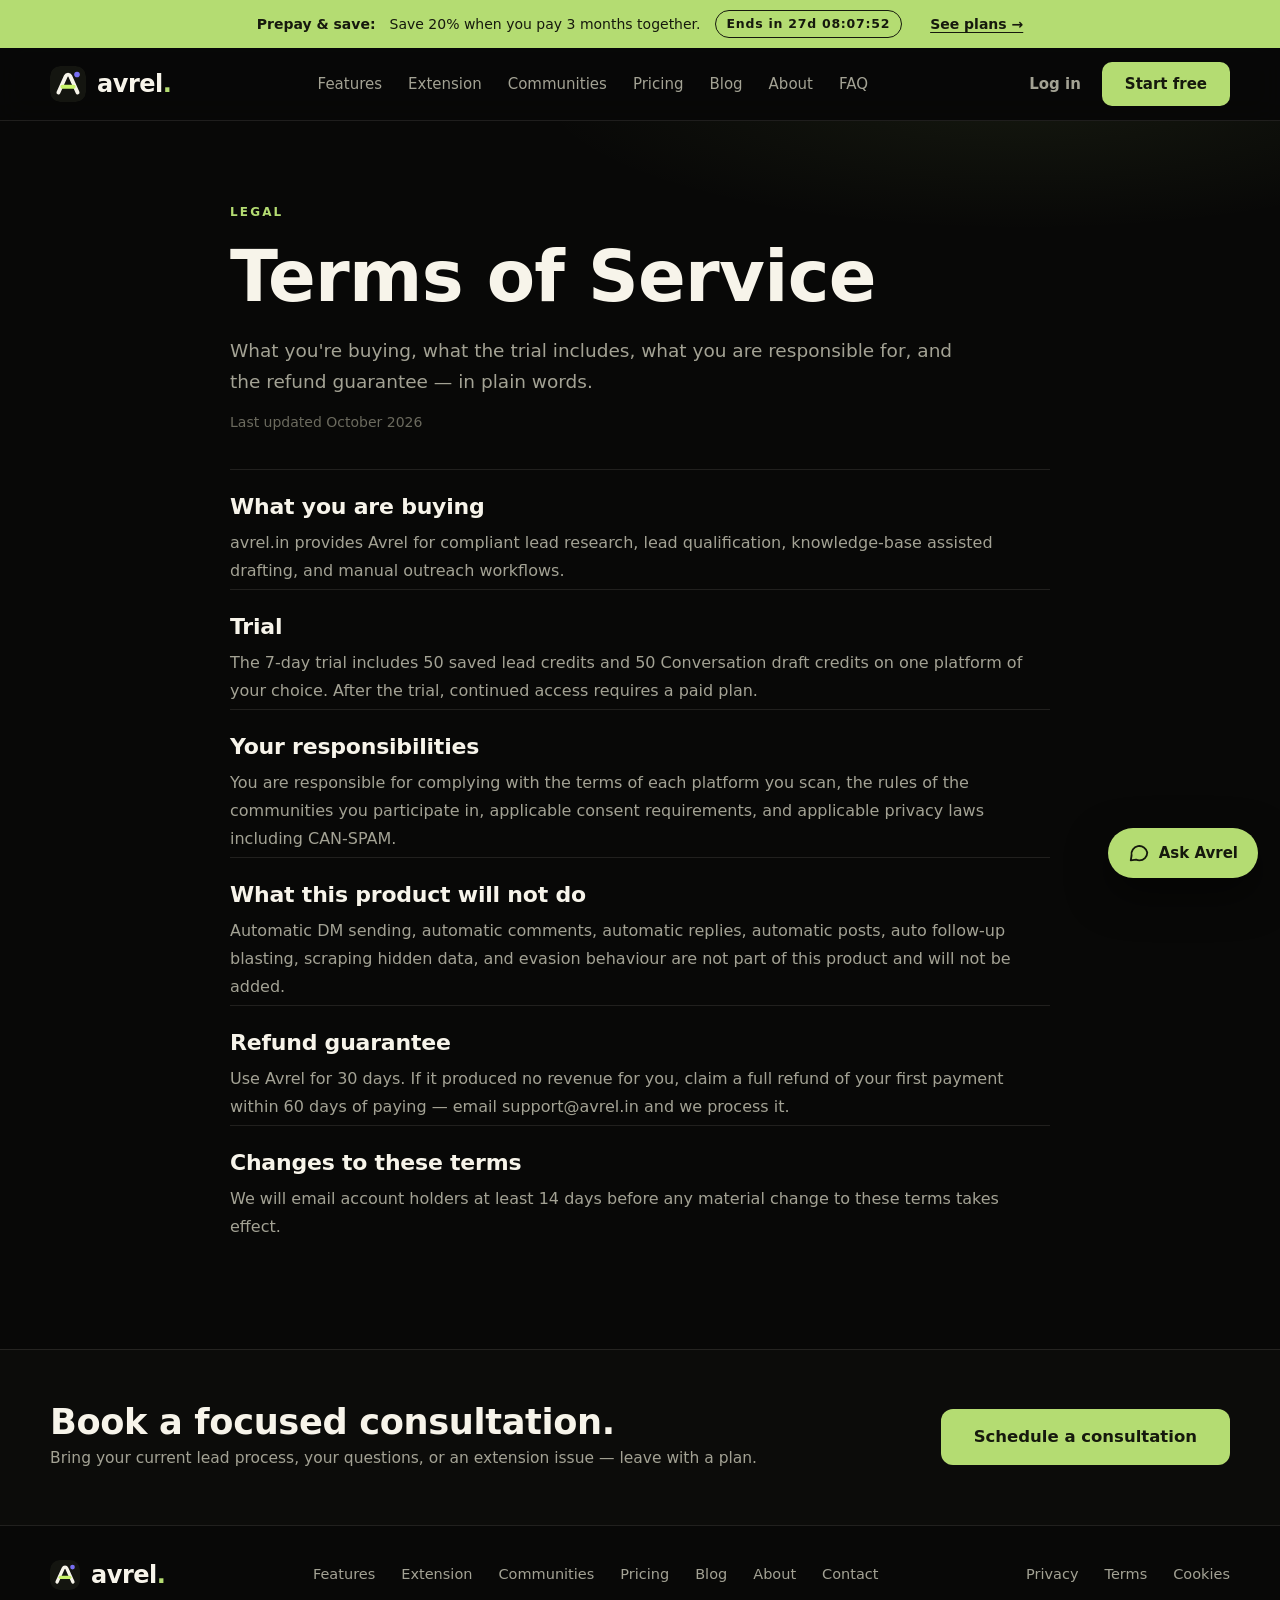
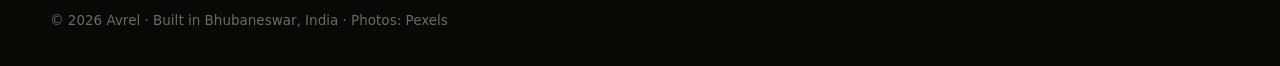
<file: terms.html>
<!DOCTYPE html>
<html lang="en">
<head>
<meta charset="UTF-8">
<meta name="viewport" content="width=device-width, initial-scale=1.0">
<title>Terms of Service — Avrel</title>
<meta name="description" content="What you are buying, the trial, your responsibilities, and the no-revenue full-refund guarantee.">
<link rel="icon" href="assets/avrel-mark.svg" type="image/svg+xml">
<link href="https://api.fontshare.com/v2/css?f[]=cabinet-grotesk@500,700,800,900&f[]=satoshi@400,500,700&display=swap" rel="stylesheet">
<link rel="stylesheet" href="styles.css">
</head>
<body>
<div class="scroll-progress" id="scrollProgress" aria-hidden="true"></div>

<div class="promo-banner" role="region" aria-label="Prepay offer">
  <p><strong>Prepay &amp; save:</strong> Save 20% when you pay 3 months together.
  <span class="promo-count" id="promoCountdown">Ends soon</span></p>
  <a href="pricing.html">See plans →</a>
</div>

<header class="nav" id="top">
  <div class="wrap nav-in">
    <a class="brand" href="index.html" aria-label="Avrel home">
      <img src="assets/avrel-mark.svg" alt="" width="36" height="36">
      <span class="brand-word">avrel<i>.</i></span>
    </a>
    <nav class="nav-links" id="navLinks" aria-label="Main">
      <a href="features.html">Features</a>
      <a href="extension.html">Extension</a>
      <a href="communities.html">Communities</a>
      <a href="pricing.html">Pricing</a>
      <a href="blog.html">Blog</a>
      <a href="about.html">About</a>
      <a href="faq.html">FAQ</a>
    </nav>
    <div class="nav-cta">
      <a class="btn btn-ghost" href="https://www.avrel.in/login">Log in</a>
      <a class="btn btn-lime" href="https://www.avrel.in/signup">Start free</a>
      <button class="nav-burger" id="navBurger" aria-label="Open menu" aria-expanded="false">
        <span></span><span></span><span></span>
      </button>
    </div>
  </div>
</header>

<main>

  <section class="page-hero">
    <div class="wrap legal-wrap">
      <p class="eyebrow reveal">Legal</p>
      <h1 class="reveal">Terms of Service</h1>
      <p class="page-sub reveal">What you're buying, what the trial includes, what you are responsible for, and the refund guarantee — in plain words.</p>
      <p class="legal-updated">Last updated October 2026</p>
    </div>
  </section>
  <section class="section" style="padding-top:6px">
    <div class="wrap legal-wrap">
        <section class="legal-sec reveal"><h2>What you are buying</h2><p>avrel.in provides Avrel for compliant lead research, lead qualification, knowledge-base assisted drafting, and manual outreach workflows.</p></section>
        <section class="legal-sec reveal"><h2>Trial</h2><p>The 7-day trial includes 50 saved lead credits and 50 Conversation draft credits on one platform of your choice. After the trial, continued access requires a paid plan.</p></section>
        <section class="legal-sec reveal"><h2>Your responsibilities</h2><p>You are responsible for complying with the terms of each platform you scan, the rules of the communities you participate in, applicable consent requirements, and applicable privacy laws including CAN-SPAM.</p></section>
        <section class="legal-sec reveal"><h2>What this product will not do</h2><p>Automatic DM sending, automatic comments, automatic replies, automatic posts, auto follow-up blasting, scraping hidden data, and evasion behaviour are not part of this product and will not be added.</p></section>
        <section class="legal-sec reveal"><h2>Refund guarantee</h2><p>Use Avrel for 30 days. If it produced no revenue for you, claim a full refund of your first payment within 60 days of paying — email support@avrel.in and we process it.</p></section>
        <section class="legal-sec reveal"><h2>Changes to these terms</h2><p>We will email account holders at least 14 days before any material change to these terms takes effect.</p></section>

    </div>
  </section>

</main>

<section class="consult-band">
  <div class="wrap consult-in reveal">
    <div>
      <h2>Book a focused consultation.</h2>
      <p>Bring your current lead process, your questions, or an extension issue — leave with a plan.</p>
    </div>
    <a class="btn btn-lime btn-lg" href="https://calendly.com/lunasticgold/consultation" target="_blank" rel="noopener">Schedule a consultation</a>
  </div>
</section>

<footer class="footer">
  <div class="wrap foot-in">
    <a class="brand" href="index.html">
      <img src="assets/avrel-mark.svg" alt="" width="30" height="30">
      <span class="brand-word">avrel<i>.</i></span>
    </a>
    <nav aria-label="Footer">
      <a href="features.html">Features</a>
      <a href="extension.html">Extension</a>
      <a href="communities.html">Communities</a>
      <a href="pricing.html">Pricing</a>
      <a href="blog.html">Blog</a>
      <a href="about.html">About</a>
      <a href="contact.html">Contact</a>
    </nav>
    <nav aria-label="Legal">
      <a href="privacy.html">Privacy</a>
      <a href="terms.html">Terms</a>
      <a href="cookie-policy.html">Cookies</a>
    </nav>
    <p>© 2026 Avrel · Built in Bhubaneswar, India · Photos: Pexels</p>
  </div>
</footer>

<button class="assistant-btn" id="assistantBtn" aria-label="Open the Avrel product assistant" aria-expanded="false">
  <svg width="22" height="22" viewBox="0 0 24 24" fill="none" aria-hidden="true"><path d="M21 11.5a8.5 8.5 0 0 1-8.5 8.5c-1.3 0-2.6-.3-3.7-.8L3 20l.9-5.3A8.5 8.5 0 1 1 21 11.5Z" stroke="currentColor" stroke-width="2" stroke-linejoin="round"/></svg>
  <span>Ask Avrel</span>
</button>
<div class="assistant-panel" id="assistantPanel" hidden role="dialog" aria-label="Avrel product assistant">
  <div class="assistant-head">
    <strong>Avrel assistant</strong>
    <span>Quick answers, no waiting</span>
    <button class="assistant-close" id="assistantClose" aria-label="Close assistant">✕</button>
  </div>
  <div class="assistant-body" id="assistantBody">
    <div class="a-msg a-bot">Hi — ask me about pricing, how scanning works, safety, the free trial, or the refund guarantee. Tap a topic or type your question.</div>
  </div>
  <div class="assistant-chips" id="assistantChips">
    <button type="button" data-q="pricing">Pricing</button>
    <button type="button" data-q="scan">How scanning works</button>
    <button type="button" data-q="safe">Is it safe?</button>
    <button type="button" data-q="trial">Free trial</button>
    <button type="button" data-q="refund">Refund guarantee</button>
    <button type="button" data-q="human">Talk to a human</button>
  </div>
  <form class="assistant-form" id="assistantForm">
    <input type="text" id="assistantInput" placeholder="Type a question…" aria-label="Type a question" autocomplete="off">
    <button type="submit">Ask</button>
  </form>
</div>

<script src="script.js"></script>
</body>
</html>
</file>
<file: styles.css>
/* Avrel redesign v2 — "First reply wins". Black, cream, lime-first. Cabinet Grotesk display. */
:root {
  --bg: #080807;
  --bg-2: #0c0c0a;
  --panel: #101010;
  --panel-2: #141412;
  --line: rgba(247, 244, 234, 0.1);
  --line-strong: rgba(247, 244, 234, 0.2);
  --cream: #f7f4ea;
  --muted: #a3a294;
  --faint: #6b6a5e;
  --lime: #b4dc72;
  --lime-ink: #16190d;
  --purple: #9189ff;
  --radius: 16px;
  --font-head: "Cabinet Grotesk", "Satoshi", system-ui, sans-serif;
  --font-body: "Satoshi", system-ui, -apple-system, sans-serif;
}
* { margin: 0; padding: 0; box-sizing: border-box; }
html { scroll-behavior: smooth; }
body { background: var(--bg); color: var(--cream); font-family: var(--font-body); font-size: 17px; line-height: 1.6; -webkit-font-smoothing: antialiased; overflow-x: hidden; }
img { display: block; }
a { color: inherit; text-decoration: none; }
.wrap { width: min(1180px, 100% - 48px); margin-inline: auto; }
h2 { font-family: var(--font-head); font-weight: 800; font-size: clamp(2.1rem, 4.6vw, 3.4rem); line-height: 1.04; letter-spacing: -0.01em; }
h2 em, .cta-in em { font-style: normal; color: var(--lime); }
.eyebrow { display: inline-flex; align-items: center; gap: 9px; font-size: 12px; font-weight: 700; letter-spacing: 0.18em; text-transform: uppercase; color: var(--lime); margin-bottom: 20px; }
.section { padding: 104px 0; }
.section-line { border-top: 1px solid var(--line); }
.section-sub { color: var(--muted); max-width: 64ch; margin-top: 18px; font-size: 18px; }
.pulse-dot { width: 8px; height: 8px; border-radius: 50%; background: var(--lime); box-shadow: 0 0 0 0 rgba(180,220,114,.55); animation: pulse 2.2s infinite; flex: none; display: inline-block; }
@keyframes pulse { 70% { box-shadow: 0 0 0 9px rgba(180,220,114,0); } 100% { box-shadow: 0 0 0 0 rgba(180,220,114,0); } }

/* ---------- buttons ---------- */
.btn { display: inline-flex; align-items: center; justify-content: center; gap: 8px; min-height: 44px; padding: 0 22px; border-radius: 10px; font-size: 15px; font-weight: 700; border: 1px solid transparent; transition: transform .18s ease, background .18s ease, border-color .18s ease; white-space: nowrap; }
.btn:hover { transform: translateY(-1px); }
.btn-lime { background: var(--lime); color: var(--lime-ink); }
.btn-lime:hover { background: #c9ea95; }
.btn-outline { border-color: var(--line-strong); color: var(--cream); background: transparent; }
.btn-outline:hover { border-color: var(--lime); }
.btn-ghost { color: var(--muted); padding: 0 14px; }
.btn-ghost:hover { color: var(--cream); }
.btn-lg { min-height: 56px; padding: 0 32px; font-size: 16.5px; border-radius: 12px; }
.w-full { width: 100%; }

/* ---------- nav ---------- */
.nav { position: sticky; top: 0; z-index: 50; background: rgba(8,8,7,.86); backdrop-filter: blur(14px); border-bottom: 1px solid var(--line); }
.nav-in { display: flex; align-items: center; justify-content: space-between; gap: 20px; height: 72px; }
.brand { display: inline-flex; align-items: center; gap: 11px; font-family: var(--font-head); font-size: 21px; font-weight: 900; }
.brand-word { font-size: 24px; letter-spacing: -0.02em; line-height: 1; }
.brand-word i { font-style: normal; color: var(--lime); }
.brand img { border-radius: 10px; }
.nav-links { display: flex; gap: 26px; }
.nav-links a { color: var(--muted); font-size: 15px; font-weight: 500; transition: color .15s; }
.nav-links a:hover { color: var(--cream); }
.nav-cta { display: flex; align-items: center; gap: 6px; }
.nav-burger { display: none; flex-direction: column; gap: 5px; background: none; border: 0; padding: 10px; cursor: pointer; }
.nav-burger span { width: 22px; height: 2px; background: var(--cream); border-radius: 2px; }

/* ---------- hero ---------- */
.hero { padding: 84px 0 96px; position: relative; }
.hero::before {
  content: ""; position: absolute; inset: 0; pointer-events: none;
  background: radial-gradient(ellipse 55% 42% at 78% -6%, rgba(180,220,114,.09), transparent 70%);
}
.hero h1 { position: relative; font-family: var(--font-head); font-weight: 900; font-size: clamp(3rem, 8.4vw, 6.6rem); line-height: .98; letter-spacing: -0.005em; text-transform: uppercase; }
.hero h1 em { font-style: normal; color: var(--lime); }
.hero-sub { position: relative; color: var(--muted); font-size: 19.5px; line-height: 1.65; margin-top: 26px; max-width: 58ch; }
.hero-sub strong { color: var(--cream); }
.hero-cta { position: relative; display: flex; flex-wrap: wrap; gap: 14px; margin-top: 34px; }

/* ---------- signal board ---------- */
.board { position: relative; margin-top: 64px; border: 1px solid var(--line-strong); border-radius: 20px; background: var(--panel); overflow: hidden; box-shadow: 0 34px 80px rgba(0,0,0,.5); }
.board-head { display: flex; align-items: center; justify-content: space-between; gap: 14px; padding: 16px 24px; border-bottom: 1px solid var(--line); background: var(--bg-2); }
.board-title { font-family: var(--font-head); font-size: 13px; font-weight: 800; letter-spacing: .22em; color: var(--muted); }
.board-live { display: inline-flex; align-items: center; gap: 8px; font-size: 13px; font-weight: 700; color: var(--lime); }
.signal { display: grid; grid-template-columns: 1.65fr .85fr; gap: 28px; padding: 24px; border-bottom: 1px solid var(--line); }
.signal:last-of-type { border-bottom: 0; }
.sig-quote { font-size: 18.5px; line-height: 1.5; font-weight: 500; }
.sig-meta { display: flex; flex-wrap: wrap; gap: 8px 18px; margin-top: 10px; font-size: 13.5px; color: var(--faint); }
.sig-plat { color: var(--muted); font-weight: 700; }
.sig-side { border-left: 1px solid var(--line); padding-left: 26px; display: flex; flex-direction: column; gap: 9px; }
.sig-score { font-family: var(--font-head); font-weight: 900; font-size: 21px; letter-spacing: .04em; }
.score-hot { color: var(--lime); }
.score-warm { color: var(--purple); }
.sig-why { font-size: 14.5px; line-height: 1.55; color: var(--muted); }
.board-foot { display: flex; flex-wrap: wrap; gap: 14px 44px; padding: 16px 24px; border-top: 1px solid var(--line); background: var(--bg-2); font-size: 14px; color: var(--faint); }
.board-foot strong { color: var(--cream); font-family: var(--font-head); font-size: 17px; margin-right: 5px; }

/* ---------- versus ---------- */
.versus { display: grid; grid-template-columns: 1fr 1fr; gap: 18px; position: relative; }
.vs-card { border-radius: 20px; padding: 36px; border: 1px solid var(--line); }
.vs-old { background: var(--bg-2); }
.vs-old h3 { color: var(--muted); }
.vs-new { background: #12140b; border-color: rgba(180,220,114,.4); }
.vs-label { font-size: 11.5px; font-weight: 800; letter-spacing: .2em; margin-bottom: 14px; }
.vs-old .vs-label { color: var(--faint); }
.vs-new .vs-label { color: var(--lime); }
.vs-card h3 { font-family: var(--font-head); font-size: 27px; font-weight: 800; margin-bottom: 20px; }
.vs-card ul { list-style: none; display: grid; gap: 12px; }
.vs-card li { font-size: 15.5px; line-height: 1.55; color: var(--muted); padding-left: 24px; position: relative; }
.vs-card li::before { content: "—"; position: absolute; left: 0; color: var(--faint); }
.vs-new li { color: #cfd2c0; }
.vs-new li::before { content: "→"; color: var(--lime); }
.vs-new li b { color: var(--cream); }
.vs-result { margin-top: 24px; padding-top: 18px; border-top: 1px dashed var(--line-strong); font-size: 15px; font-weight: 700; }
.vs-old .vs-result { color: var(--faint); }
.vs-new .vs-result { color: var(--lime); }
.vs-badge {
  position: absolute; left: 50%; top: 50%; transform: translate(-50%, -50%); z-index: 2;
  width: 58px; height: 58px; border-radius: 50%; background: var(--lime); color: var(--lime-ink);
  display: grid; place-items: center; font-family: var(--font-head); font-weight: 900; font-size: 17px; letter-spacing: .05em;
  box-shadow: 0 10px 30px rgba(0,0,0,.5);
}

/* ---------- steps ---------- */
.steps { display: grid; grid-template-columns: repeat(3, 1fr); gap: 18px; margin-top: 56px; }
.step { border: 1px solid var(--line); border-radius: var(--radius); padding: 32px 28px; background: var(--panel); transition: transform .2s, border-color .2s; }
.step:hover { transform: translateY(-3px); border-color: rgba(180,220,114,.45); }
.step-num { font-family: var(--font-head); font-size: 52px; font-weight: 900; color: var(--lime); line-height: 1; }
.step h3 { font-family: var(--font-head); font-size: 22px; font-weight: 800; margin: 18px 0 10px; }
.step p { color: var(--muted); font-size: 15.5px; line-height: 1.65; }

/* ---------- spec sheet ---------- */
.spec { margin-top: 56px; border-top: 1px solid var(--line-strong); }
.spec-row {
  display: grid; grid-template-columns: 90px 1fr 1.6fr auto; gap: 26px; align-items: baseline;
  padding: 28px 6px; border-bottom: 1px solid var(--line); transition: background .18s;
}
.spec-row:hover { background: var(--panel); }
.spec-no { font-family: var(--font-head); font-weight: 800; font-size: 14px; letter-spacing: .14em; color: var(--faint); }
.spec-row h3 { font-family: var(--font-head); font-size: 21px; font-weight: 800; line-height: 1.25; }
.spec-row p { color: var(--muted); font-size: 15.5px; line-height: 1.65; }
.spec-tag { flex: none; font-size: 11px; font-weight: 800; letter-spacing: .1em; text-transform: uppercase; color: var(--lime); border: 1px solid rgba(180,220,114,.35); padding: 5px 12px; border-radius: 999px; white-space: nowrap; }

/* ---------- communities table ---------- */
.table-wrap { margin-top: 48px; border: 1px solid var(--line-strong); border-radius: 18px; overflow-x: auto; background: var(--panel); }
.comm-table { width: 100%; border-collapse: collapse; min-width: 760px; }
.comm-table th { text-align: left; font-size: 11.5px; font-weight: 800; letter-spacing: .14em; text-transform: uppercase; color: var(--faint); padding: 16px 20px; border-bottom: 1px solid var(--line-strong); background: var(--bg-2); }
.comm-table td { padding: 18px 20px; border-bottom: 1px solid var(--line); font-size: 15px; color: var(--muted); vertical-align: top; }
.comm-table tbody tr:last-child td { border-bottom: 0; }
.comm-table tbody tr { transition: background .15s; }
.comm-table tbody tr:hover { background: var(--panel-2); }
.comm-table td.rank { font-family: var(--font-head); font-weight: 900; color: var(--lime); font-size: 16px; }
.comm-table td strong { display: block; color: var(--cream); font-family: var(--font-head); font-size: 17px; font-weight: 800; }
.t-plat { display: inline-block; margin-top: 4px; font-size: 11px; font-weight: 700; letter-spacing: .08em; text-transform: uppercase; color: var(--purple); }
.comm-table td:nth-child(4), .comm-table td:nth-child(5) { font-family: var(--font-head); font-weight: 800; color: var(--cream); font-size: 16.5px; white-space: nowrap; }
.table-note { color: var(--faint); font-size: 15px; margin-top: 18px; }

/* ---------- guarantee + pricing ---------- */
.guarantee {
  display: flex; gap: 26px; align-items: flex-start;
  background: var(--lime); color: var(--lime-ink);
  border-radius: 18px; padding: 28px 32px; margin-bottom: 74px;
}
.g-mark { flex: none; font-family: var(--font-head); font-weight: 900; letter-spacing: .14em; font-size: 13px; border: 2px solid var(--lime-ink); padding: 7px 13px; border-radius: 999px; margin-top: 4px; }
.guarantee p { font-size: 18.5px; line-height: 1.55; font-weight: 500; max-width: 78ch; }
.guarantee strong { font-weight: 800; }
.pricing-grid { display: grid; grid-template-columns: repeat(3, 1fr); gap: 18px; margin-top: 52px; align-items: stretch; }
.price-card { position: relative; background: var(--panel); border: 1px solid var(--line); border-radius: 20px; padding: 34px 30px; display: flex; flex-direction: column; }
.price-featured { border-color: rgba(180,220,114,.6); background: #12140b; box-shadow: 0 24px 60px rgba(0,0,0,.45); }
.price-badge { position: absolute; top: -13px; left: 30px; background: var(--lime); color: var(--lime-ink); font-size: 11px; font-weight: 800; letter-spacing: .09em; text-transform: uppercase; padding: 5px 12px; border-radius: 999px; }
.price-card h3 { font-size: 16px; font-weight: 700; letter-spacing: .1em; text-transform: uppercase; color: var(--muted); }
.price { margin-top: 16px; display: flex; align-items: baseline; gap: 6px; }
.price strong { font-family: var(--font-head); font-size: 48px; font-weight: 900; letter-spacing: -0.02em; }
.price span { color: var(--faint); font-size: 15px; }
.price-for { color: var(--muted); font-size: 15px; margin-top: 10px; line-height: 1.55; }
.price-card ul { list-style: none; margin: 24px 0 30px; display: grid; gap: 11px; flex: 1; }
.price-card li { font-size: 15px; color: #d9d6c9; padding-left: 26px; position: relative; }
.price-card li::before { content: ""; position: absolute; left: 0; top: 8px; width: 13px; height: 7px; border-left: 2.5px solid var(--lime); border-bottom: 2.5px solid var(--lime); transform: rotate(-45deg); }
.pricing-note { text-align: center; color: var(--faint); font-size: 14.5px; margin-top: 26px; }

/* ---------- faq ---------- */
.faq-wrap { max-width: 840px; }
.faq-list { margin-top: 44px; display: grid; gap: 12px; }
.faq { background: var(--panel); border: 1px solid var(--line); border-radius: 14px; }
.faq summary { cursor: pointer; list-style: none; padding: 20px 24px; font-family: var(--font-head); font-size: 18px; font-weight: 800; display: flex; justify-content: space-between; align-items: center; gap: 14px; }
.faq summary::-webkit-details-marker { display: none; }
.faq summary::after { content: "+"; color: var(--lime); font-size: 24px; font-weight: 500; line-height: 1; transition: transform .2s; }
.faq[open ] summary::after { transform: rotate(45deg); }
.faq p { padding: 0 24px 22px; color: var(--muted); font-size: 15.5px; line-height: 1.7; }

/* ---------- cta + footer ---------- */
.cta-band { border-top: 1px solid var(--line); background: radial-gradient(ellipse 55% 90% at 50% 115%, rgba(180,220,114,.13), transparent 70%), var(--bg-2); padding: 104px 0; text-align: center; }
.cta-in img { margin: 0 auto 28px; border-radius: 16px; }
.cta-in h2 { margin: 0 auto 32px; font-size: clamp(2.2rem, 5vw, 3.6rem); max-width: none; }
.cta-in p { color: var(--faint); margin-top: 20px; font-size: 15px; }
.footer { border-top: 1px solid var(--line); padding: 34px 0; }
.foot-in { display: flex; align-items: center; justify-content: space-between; gap: 20px; flex-wrap: wrap; }
.foot-in nav { display: flex; gap: 26px; }
.foot-in nav a { color: var(--muted); font-size: 14.5px; }
.foot-in nav a:hover { color: var(--cream); }
.foot-in p { color: var(--faint); font-size: 13.5px; }

/* ---------- reveal ---------- */
.reveal { opacity: 0; transform: translateY(22px); transition: opacity .7s ease, transform .7s ease; }
.reveal.in { opacity: 1; transform: none; }
@media (prefers-reduced-motion: reduce) {
  .reveal { opacity: 1; transform: none; transition: none; }
  .pulse-dot { animation: none; }
  html { scroll-behavior: auto; }
}

/* ---------- responsive ---------- */
@media (max-width: 1020px) {
  .steps { grid-template-columns: 1fr; }
  .pricing-grid { grid-template-columns: 1fr; max-width: 560px; }
  .spec-row { grid-template-columns: 70px 1fr; }
  .spec-row p { grid-column: 2; }
  .spec-tag { grid-column: 2; justify-self: start; }
  .signal { grid-template-columns: 1fr; gap: 16px; }
  .sig-side { border-left: 0; border-top: 1px solid var(--line); padding: 16px 0 0; }
}
@media (max-width: 720px) {
  body { font-size: 16px; }
  .section { padding: 72px 0; }
  .nav-links { display: none; position: absolute; top: 72px; left: 0; right: 0; flex-direction: column; gap: 0; background: #0b0b09; border-bottom: 1px solid var(--line); padding: 10px 24px 18px; }
  .nav-links.open { display: flex; }
  .nav-links a { padding: 10px 0; font-size: 16px; }
  .nav-burger { display: flex; }
  .nav-cta .btn-ghost { display: none; }
  .hero { padding: 54px 0 70px; }
  .versus { grid-template-columns: 1fr; }
  .vs-badge { display: none; }
  .guarantee { flex-direction: column; gap: 16px; }
  .foot-in { flex-direction: column; text-align: center; }
}

/* ================= multi-page additions ================= */
.scroll-progress { position: fixed; top: 0; left: 0; height: 3px; width: 0; background: var(--lime); z-index: 100; }
.nav-links a.active { color: var(--cream); }
.nav-links a { position: relative; }
.nav-links a.active::after { content: ""; position: absolute; left: 0; right: 0; bottom: -6px; height: 2px; background: var(--lime); border-radius: 2px; }

.page-hero { padding: 76px 0 30px; position: relative; }
.page-hero::before { content: ""; position: absolute; inset: 0; pointer-events: none; background: radial-gradient(ellipse 55% 60% at 80% -10%, rgba(180,220,114,.08), transparent 70%); }
.page-hero h1 { position: relative; font-family: var(--font-head); font-weight: 900; font-size: clamp(2.4rem, 5.6vw, 4.4rem); line-height: 1.02; letter-spacing: -0.01em; }
.page-hero h1 em { font-style: normal; color: var(--lime); }
.page-sub { position: relative; color: var(--muted); font-size: 18.5px; line-height: 1.65; margin-top: 22px; max-width: 62ch; }
.text-link { color: var(--lime); text-decoration: underline; text-underline-offset: 3px; }
.hero-cta { display: flex; flex-wrap: wrap; gap: 14px; margin-top: 32px; position: relative; }

/* home: photo band + counters + toast */
.photo-duo { display: grid; grid-template-columns: 1fr 1fr; gap: 18px; margin-top: 46px; }
.photo-card { border-radius: 20px; overflow: hidden; border: 1px solid var(--line); background: var(--panel); }
.photo-card img { width: 100%; height: 320px; object-fit: cover; transition: transform .6s ease; }
.photo-card:hover img { transform: scale(1.03); }
.photo-card figcaption { padding: 20px 24px; display: grid; gap: 4px; }
.photo-card figcaption strong { font-family: var(--font-head); font-size: 19px; font-weight: 800; }
.photo-card figcaption span { color: var(--muted); font-size: 15px; }
.counters { display: grid; grid-template-columns: repeat(4, 1fr); gap: 18px; margin-top: 18px; }
.counter { border: 1px solid var(--line); border-radius: var(--radius); padding: 24px; background: var(--bg-2); }
.counter strong { display: block; font-family: var(--font-head); font-size: 34px; font-weight: 900; color: var(--lime); line-height: 1.1; }
.counter span { color: var(--muted); font-size: 14px; }
.signal-toast {
  position: fixed; right: 22px; bottom: 22px; z-index: 90; max-width: 360px;
  display: flex; gap: 12px; align-items: flex-start;
  background: #141510; border: 1px solid rgba(180,220,114,.45); border-radius: 14px;
  padding: 15px 18px; box-shadow: 0 22px 50px rgba(0,0,0,.55);
  transform: translateY(16px); opacity: 0; transition: transform .45s ease, opacity .45s ease;
}
.signal-toast.show { transform: none; opacity: 1; }
.signal-toast[hidden] { display: none; }
.toast-dot { width: 9px; height: 9px; border-radius: 50%; background: var(--lime); margin-top: 6px; flex: none; animation: pulse 2.2s infinite; }
.signal-toast strong { display: block; font-family: var(--font-head); font-size: 14.5px; }
.signal-toast span { color: var(--muted); font-size: 13.5px; line-height: 1.5; display: block; }

/* features page */
.feat-rows { display: grid; gap: 26px; }
.feat-row { display: grid; grid-template-columns: 1.05fr .95fr; gap: 44px; align-items: center; border: 1px solid var(--line); border-radius: 20px; padding: 40px; background: var(--panel); }
.feat-row h3 { font-family: var(--font-head); font-size: 28px; font-weight: 800; margin: 12px 0 12px; }
.feat-row p { color: var(--muted); font-size: 16px; line-height: 1.7; }
.tick-list, .cross-list { list-style: none; margin-top: 18px; display: grid; gap: 10px; }
.tick-list li, .cross-list li { font-size: 15px; color: #d9d6c9; padding-left: 28px; position: relative; }
.tick-list li::before { content: ""; position: absolute; left: 0; top: 7px; width: 13px; height: 7px; border-left: 2.5px solid var(--lime); border-bottom: 2.5px solid var(--lime); transform: rotate(-45deg); }
.cross-list li::before { content: "✕"; position: absolute; left: 0; top: 0; color: #e0705f; font-size: 13px; font-weight: 700; }
.cell-link { display: inline-block; margin-top: 20px; color: var(--lime); font-weight: 700; font-size: 15.5px; }
.cell-link:hover { text-decoration: underline; text-underline-offset: 3px; }
.score-demo { display: flex; gap: 22px; align-items: center; background: var(--bg-2); border: 1px solid var(--line); border-radius: 16px; padding: 26px; }
.score-ring { flex: none; width: 104px; height: 104px; border-radius: 50%; border: 3px solid var(--lime); display: grid; place-content: center; text-align: center; }
.score-ring strong { font-family: var(--font-head); font-size: 36px; font-weight: 900; color: var(--lime); line-height: 1; }
.score-ring span { font-size: 11px; letter-spacing: .16em; text-transform: uppercase; color: var(--muted); }
.score-reasons { list-style: none; display: grid; gap: 9px; font-size: 14px; color: var(--muted); }
.score-reasons b { color: var(--lime); font-family: var(--font-head); margin-right: 6px; }
.chip-cloud { display: flex; flex-wrap: wrap; gap: 10px; background: var(--bg-2); border: 1px solid var(--line); border-radius: 16px; padding: 26px; align-content: center; min-height: 100%; }
.f-chip { border: 1px solid var(--line-strong); border-radius: 999px; padding: 8px 16px; font-size: 14px; font-weight: 600; color: var(--muted); }
.f-chip.is-on { background: var(--lime); border-color: var(--lime); color: var(--lime-ink); }
.nudge { display: flex; align-items: center; gap: 10px; background: var(--bg-2); border: 1px solid var(--line); border-radius: 12px; padding: 14px 18px; font-size: 14.5px; color: var(--muted); margin-bottom: 10px; }
.nudge b { color: var(--cream); margin-left: auto; text-align: right; }
.nudge.big { border-color: rgba(180,220,114,.5); color: var(--cream); font-weight: 700; }
.nudge-dot { width: 8px; height: 8px; border-radius: 50%; background: var(--lime); flex: none; }
.seq-vertical i { display: block; width: 2px; height: 14px; background: var(--line-strong); margin: 2px 0 2px 18px; }
.seq.seq-vertical span { display: block; background: var(--bg-2); border: 1px solid var(--line); border-radius: 12px; padding: 13px 18px; font-size: 14.5px; color: var(--muted); }
.seq.seq-vertical .seq-stop { border-color: rgba(180,220,114,.5); color: var(--lime); font-weight: 700; }
.feat-photo img { width: 100%; height: 100%; min-height: 280px; object-fit: cover; border-radius: 16px; }

/* extension page */
.install-note { margin-top: 20px; border: 1px dashed rgba(180,220,114,.5); border-radius: var(--radius); padding: 22px 26px; color: var(--muted); font-size: 16px; background: #101208; }
.install-note strong, .install-note b { color: var(--cream); }
.plat-grid { display: grid; grid-template-columns: repeat(5, 1fr); gap: 14px; margin-top: 48px; }
.plat { border: 1px solid var(--line); border-radius: 14px; padding: 20px; background: var(--panel); display: grid; gap: 4px; transition: transform .2s, border-color .2s; }
.plat:hover { transform: translateY(-3px); border-color: rgba(180,220,114,.45); }
.plat strong { font-family: var(--font-head); font-size: 17px; font-weight: 800; }
.plat span { color: var(--muted); font-size: 13px; line-height: 1.45; }
.plat em { font-style: normal; font-size: 10.5px; font-weight: 800; letter-spacing: .1em; text-transform: uppercase; color: var(--lime); margin-top: 6px; }
.guard-grid { display: grid; grid-template-columns: .8fr 1.2fr; gap: 44px; align-items: start; }
.guard-cols { display: grid; grid-template-columns: 1fr 1fr; gap: 16px; }
.guard-card { border: 1px solid var(--line); border-radius: 16px; padding: 26px; background: var(--panel); }
.guard-card h3 { font-family: var(--font-head); font-size: 19px; font-weight: 800; margin-bottom: 6px; }

/* communities directory */
.dir-controls { display: grid; gap: 16px; }
#dirSearch { width: 100%; background: var(--panel); border: 1px solid var(--line-strong); border-radius: 12px; padding: 16px 20px; color: var(--cream); font: inherit; font-size: 16px; outline: none; }
#dirSearch:focus { border-color: var(--lime); }
.dir-chips { display: flex; flex-wrap: wrap; gap: 9px; }
.d-chip { background: transparent; border: 1px solid var(--line-strong); color: var(--muted); border-radius: 999px; padding: 8px 16px; font: inherit; font-size: 13.5px; font-weight: 600; cursor: pointer; transition: all .15s; }
.d-chip:hover { color: var(--cream); border-color: var(--cream); }
.d-chip.is-on { background: var(--lime); border-color: var(--lime); color: var(--lime-ink); }
.dir-count { color: var(--faint); font-size: 14px; margin: 22px 0 16px; }
.comm-grid { display: grid; grid-template-columns: repeat(3, 1fr); gap: 14px; }
.comm-card { border: 1px solid var(--line); border-radius: 16px; padding: 22px; background: var(--panel); display: flex; flex-direction: column; gap: 8px; transition: transform .18s, border-color .18s; animation: cardIn .4s ease both; }
.comm-card:hover { transform: translateY(-3px); border-color: rgba(180,220,114,.45); }
@keyframes cardIn { from { opacity: 0; transform: translateY(10px); } to { opacity: 1; transform: none; } }
.comm-card h3 { font-family: var(--font-head); font-size: 18px; font-weight: 800; }
.comm-card h3 a:hover { color: var(--lime); }
.comm-svc { font-size: 10.5px; font-weight: 800; letter-spacing: .1em; text-transform: uppercase; color: var(--purple); }
.comm-card p { color: var(--muted); font-size: 14px; line-height: 1.55; flex: 1; display: -webkit-box; -webkit-line-clamp: 3; -webkit-box-orient: vertical; overflow: hidden; }
.comm-stats { display: flex; gap: 20px; font-size: 13px; color: var(--faint); border-top: 1px solid var(--line); padding-top: 12px; }
.comm-stats b { color: var(--cream); font-family: var(--font-head); font-size: 15px; display: block; }
.dir-empty { color: var(--muted); padding: 30px 0; }
.dir-note { margin-top: 40px; border: 1px solid rgba(180,220,114,.4); background: #101208; border-radius: 16px; padding: 26px; display: flex; align-items: center; justify-content: space-between; gap: 24px; flex-wrap: wrap; }
.dir-note p { color: var(--muted); font-size: 15.5px; max-width: 62ch; }
.dir-note strong { color: var(--cream); }

/* pricing compare */
.compare-table td:nth-child(2), .compare-table td:nth-child(3), .compare-table td:nth-child(4) { font-family: var(--font-body); font-weight: 500; color: var(--muted); font-size: 15px; white-space: normal; }
.compare-table td strong { font-size: 15.5px; }

/* about */
.about-grid { display: grid; grid-template-columns: 1.1fr .9fr; gap: 48px; align-items: start; }
.about-copy h2 { margin-bottom: 20px; }
.about-copy p { color: var(--muted); font-size: 17px; line-height: 1.75; margin-bottom: 18px; }
.about-copy strong { color: var(--cream); }
.about-photo img { width: 100%; height: 420px; object-fit: cover; border-radius: 20px; }
.about-photo figcaption, .wide-photo figcaption { color: var(--faint); font-size: 13.5px; margin-top: 10px; }
.principles { display: grid; grid-template-columns: repeat(2, 1fr); gap: 16px; margin-top: 48px; }
.principle { border: 1px solid var(--line); border-radius: 16px; padding: 28px; background: var(--panel); }
.principle span { font-family: var(--font-head); font-weight: 900; color: var(--lime); font-size: 15px; letter-spacing: .1em; }
.principle h3 { font-family: var(--font-head); font-size: 20px; font-weight: 800; margin: 10px 0 8px; }
.principle p { color: var(--muted); font-size: 15px; line-height: 1.65; }
.wide-photo { margin-top: 18px; }
.wide-photo img { width: 100%; height: 380px; object-fit: cover; border-radius: 20px; }

/* contact */
.contact-cards { display: grid; grid-template-columns: repeat(3, 1fr); gap: 16px; }
.contact-card { border: 1px solid var(--line); border-radius: 18px; padding: 30px; background: var(--panel); }
.contact-card h3 { font-family: var(--font-head); font-size: 21px; font-weight: 800; margin: 10px 0 8px; }
.contact-card p { color: var(--muted); font-size: 15px; line-height: 1.6; margin-bottom: 16px; }
.contact-card a { color: var(--lime); font-weight: 700; font-size: 16.5px; }
.contact-card a:hover { text-decoration: underline; text-underline-offset: 3px; }
.contact-form-wrap { margin-top: 56px; border: 1px solid var(--line); border-radius: 20px; padding: 38px; background: var(--panel); }
.form-note { color: var(--faint); font-size: 14.5px; margin: 10px 0 26px; }
.contact-form { display: grid; grid-template-columns: 1fr 1fr; gap: 18px; }
.contact-form label { display: grid; gap: 8px; font-size: 14px; font-weight: 700; color: var(--muted); }
.contact-form .form-wide { grid-column: 1 / -1; }
.contact-form input, .contact-form select, .contact-form textarea { background: var(--bg-2); border: 1px solid var(--line-strong); border-radius: 10px; padding: 13px 15px; color: var(--cream); font: inherit; font-size: 15.5px; font-weight: 400; outline: none; resize: vertical; }
.contact-form input:focus, .contact-form select:focus, .contact-form textarea:focus { border-color: var(--lime); }
.contact-form button { justify-self: start; }

@media (max-width: 1020px) {
  .plat-grid { grid-template-columns: repeat(3, 1fr); }
  .comm-grid { grid-template-columns: repeat(2, 1fr); }
  .feat-row { grid-template-columns: 1fr; gap: 28px; }
  .guard-grid, .about-grid { grid-template-columns: 1fr; }
  .counters { grid-template-columns: repeat(2, 1fr); }
}
@media (max-width: 720px) {
  .photo-duo, .principles, .contact-cards, .guard-cols { grid-template-columns: 1fr; }
  .plat-grid { grid-template-columns: repeat(2, 1fr); }
  .comm-grid { grid-template-columns: 1fr; }
  .contact-form { grid-template-columns: 1fr; }
  .contact-form-wrap { padding: 26px; }
  .signal-toast { left: 16px; right: 16px; max-width: none; }
  .counters { grid-template-columns: 1fr 1fr; }
}

/* ================= global additions ================= */
.promo-banner {
  background: var(--lime); color: var(--lime-ink);
  display: flex; align-items: center; justify-content: center; gap: 14px 28px; flex-wrap: wrap;
  padding: 10px 20px; font-size: 14px; text-align: center;
}
.promo-banner p { display: inline-flex; align-items: center; gap: 14px; flex-wrap: wrap; justify-content: center; }
.promo-banner a { font-weight: 800; text-decoration: underline; text-underline-offset: 3px; white-space: nowrap; }
.promo-count {
  font-family: var(--font-head); font-weight: 800; font-size: 12.5px; letter-spacing: .06em;
  border: 1.5px solid var(--lime-ink); border-radius: 999px; padding: 3px 11px; white-space: nowrap;
}
.consult-band { border-top: 1px solid var(--line); background: var(--bg-2); padding: 54px 0; }
.consult-in { display: flex; align-items: center; justify-content: space-between; gap: 22px; flex-wrap: wrap; }
.consult-in h2 { font-size: clamp(1.6rem, 3vw, 2.2rem); }
.consult-in p { color: var(--muted); margin-top: 6px; font-size: 15.5px; }

/* product assistant */
.assistant-btn {
  position: fixed; right: 22px; bottom: 22px; z-index: 95;
  display: inline-flex; align-items: center; gap: 9px;
  background: var(--lime); color: var(--lime-ink); border: 0; cursor: pointer;
  font: inherit; font-weight: 800; font-size: 15px;
  padding: 13px 20px; border-radius: 999px; box-shadow: 0 16px 40px rgba(0,0,0,.5);
  transition: transform .18s ease;
}
.assistant-btn:hover { transform: translateY(-2px); }
.assistant-panel {
  position: fixed; right: 22px; bottom: 86px; z-index: 96;
  width: min(370px, calc(100vw - 32px));
  background: #101010; border: 1px solid var(--line-strong); border-radius: 18px;
  box-shadow: 0 30px 70px rgba(0,0,0,.6); overflow: hidden;
}
.assistant-panel[hidden] { display: none; }
.assistant-head { display: flex; align-items: baseline; gap: 10px; padding: 16px 18px 12px; border-bottom: 1px solid var(--line); }
.assistant-head strong { font-family: var(--font-head); font-size: 16.5px; }
.assistant-head span { color: var(--faint); font-size: 12.5px; }
.assistant-close { margin-left: auto; background: none; border: 0; color: var(--muted); font-size: 15px; cursor: pointer; padding: 4px; }
.assistant-close:hover { color: var(--cream); }
.assistant-body { padding: 16px 18px; max-height: 300px; overflow-y: auto; display: grid; gap: 10px; }
.a-msg { font-size: 14.5px; line-height: 1.6; padding: 11px 14px; border-radius: 13px; max-width: 92%; }
.a-bot { background: var(--panel-2); color: #d9d6c9; border-bottom-left-radius: 4px; }
.a-user { background: var(--lime); color: var(--lime-ink); font-weight: 600; justify-self: end; border-bottom-right-radius: 4px; }
.a-msg a { color: var(--lime); font-weight: 700; text-decoration: underline; text-underline-offset: 2px; }
.a-user a { color: var(--lime-ink); }
.assistant-chips { display: flex; flex-wrap: wrap; gap: 7px; padding: 0 18px 12px; }
.assistant-chips button {
  background: transparent; border: 1px solid var(--line-strong); color: var(--muted);
  font: inherit; font-size: 12.5px; font-weight: 600; padding: 6px 12px; border-radius: 999px; cursor: pointer;
}
.assistant-chips button:hover { border-color: var(--lime); color: var(--cream); }
.assistant-form { display: flex; gap: 8px; padding: 12px 18px 16px; border-top: 1px solid var(--line); }
.assistant-form input { flex: 1; min-width: 0; background: var(--bg-2); border: 1px solid var(--line-strong); border-radius: 10px; padding: 10px 13px; color: var(--cream); font: inherit; font-size: 14px; outline: none; }
.assistant-form input:focus { border-color: var(--lime); }
.assistant-form button { background: var(--lime); color: var(--lime-ink); border: 0; border-radius: 10px; padding: 0 18px; font: inherit; font-weight: 800; font-size: 14px; cursor: pointer; }

/* toast moves left so it never fights the assistant button */
.signal-toast { right: auto; left: 22px; }

/* calculators */
.calc-wrap { display: grid; grid-template-columns: 1fr 1fr; gap: 48px; align-items: start; }
.calc-card { background: var(--panel); border: 1px solid var(--line-strong); border-radius: 20px; padding: 30px; }
.calc-label { display: grid; gap: 9px; font-size: 13.5px; font-weight: 700; color: var(--muted); margin-bottom: 20px; }
.calc-label strong { color: var(--lime); font-family: var(--font-head); }
.calc-card input[type="range"] { width: 100%; accent-color: var(--lime); height: 28px; cursor: pointer; }
.calc-card input[type="number"], .calc-card select {
  background: var(--bg-2); border: 1px solid var(--line-strong); border-radius: 10px;
  padding: 11px 13px; color: var(--cream); font: inherit; font-size: 15.5px; font-weight: 400; outline: none; width: 100%;
}
.calc-card input[type="number"]:focus, .calc-card select:focus { border-color: var(--lime); }
.calc-outputs { display: flex; flex-wrap: wrap; gap: 18px 40px; border-top: 1px solid var(--line); padding-top: 22px; margin-top: 4px; }
.calc-outputs strong { display: block; font-family: var(--font-head); font-size: 32px; font-weight: 900; color: var(--lime); line-height: 1.1; }
.calc-outputs span { color: var(--muted); font-size: 13.5px; }
.calc-plan { margin-top: 18px; font-size: 15px; color: var(--muted); }
.calc-plan b { color: var(--cream); }
.calc-note { margin-top: 10px; color: var(--faint); font-size: 13px; line-height: 1.55; }
.roi-wrap { margin-top: 84px; }
.roi-grid { display: grid; grid-template-columns: 1fr 1fr; gap: 4px 18px; }
.roi-grid .calc-label { margin-bottom: 16px; }

/* blog */
.blog-grid { display: grid; grid-template-columns: repeat(3, 1fr); gap: 14px; }
.post-card { border: 1px solid var(--line); border-radius: 16px; padding: 24px; background: var(--panel); display: flex; flex-direction: column; gap: 10px; transition: transform .18s, border-color .18s; }
.post-card:hover { transform: translateY(-3px); border-color: rgba(180,220,114,.45); }
.post-card h3 { font-family: var(--font-head); font-size: 19.5px; font-weight: 800; line-height: 1.3; }
.post-card h3 a:hover { color: var(--lime); }
.post-card p { color: var(--muted); font-size: 14.5px; line-height: 1.6; flex: 1; }
.post-meta { display: flex; justify-content: space-between; gap: 12px; border-top: 1px solid var(--line); padding-top: 13px; font-size: 13px; color: var(--faint); }
.post-meta a { color: var(--lime); font-weight: 700; white-space: nowrap; }

/* legal */
.legal-wrap { max-width: 820px; }
.legal-updated { color: var(--faint); font-size: 14px; margin-top: 14px; }
.legal-sec { border-top: 1px solid var(--line); padding: 26px 0 4px; }
.legal-sec h2 { font-family: var(--font-head); font-size: 22px; font-weight: 800; margin-bottom: 10px; }
.legal-sec p { color: var(--muted); font-size: 16px; line-height: 1.75; }
.legal-card { margin-top: 30px; border: 1px solid rgba(180,220,114,.4); background: #101208; border-radius: 16px; padding: 26px; }
.legal-card h2 { font-family: var(--font-head); font-size: 20px; margin-bottom: 8px; }
.legal-card p { color: var(--muted); }
.legal-card a { color: var(--lime); font-weight: 700; }

/* contact additions */
.promise-strip {
  margin-top: 18px; border: 1px dashed rgba(180,220,114,.45); border-radius: var(--radius);
  padding: 20px 26px; display: flex; flex-wrap: wrap; gap: 8px 48px; background: #101208;
}
.promise-strip p { color: var(--muted); font-size: 15px; }
.promise-strip strong { color: var(--cream); }

@media (max-width: 1020px) {
  .calc-wrap { grid-template-columns: 1fr; }
  .blog-grid { grid-template-columns: repeat(2, 1fr); }
}
@media (max-width: 720px) {
  .blog-grid { grid-template-columns: 1fr; }
  .roi-grid { grid-template-columns: 1fr; }
  .signal-toast { left: 16px; right: 16px; bottom: 92px; }
  .assistant-panel { right: 16px; bottom: 86px; }
  .promo-banner { font-size: 13px; }
}
</file>
